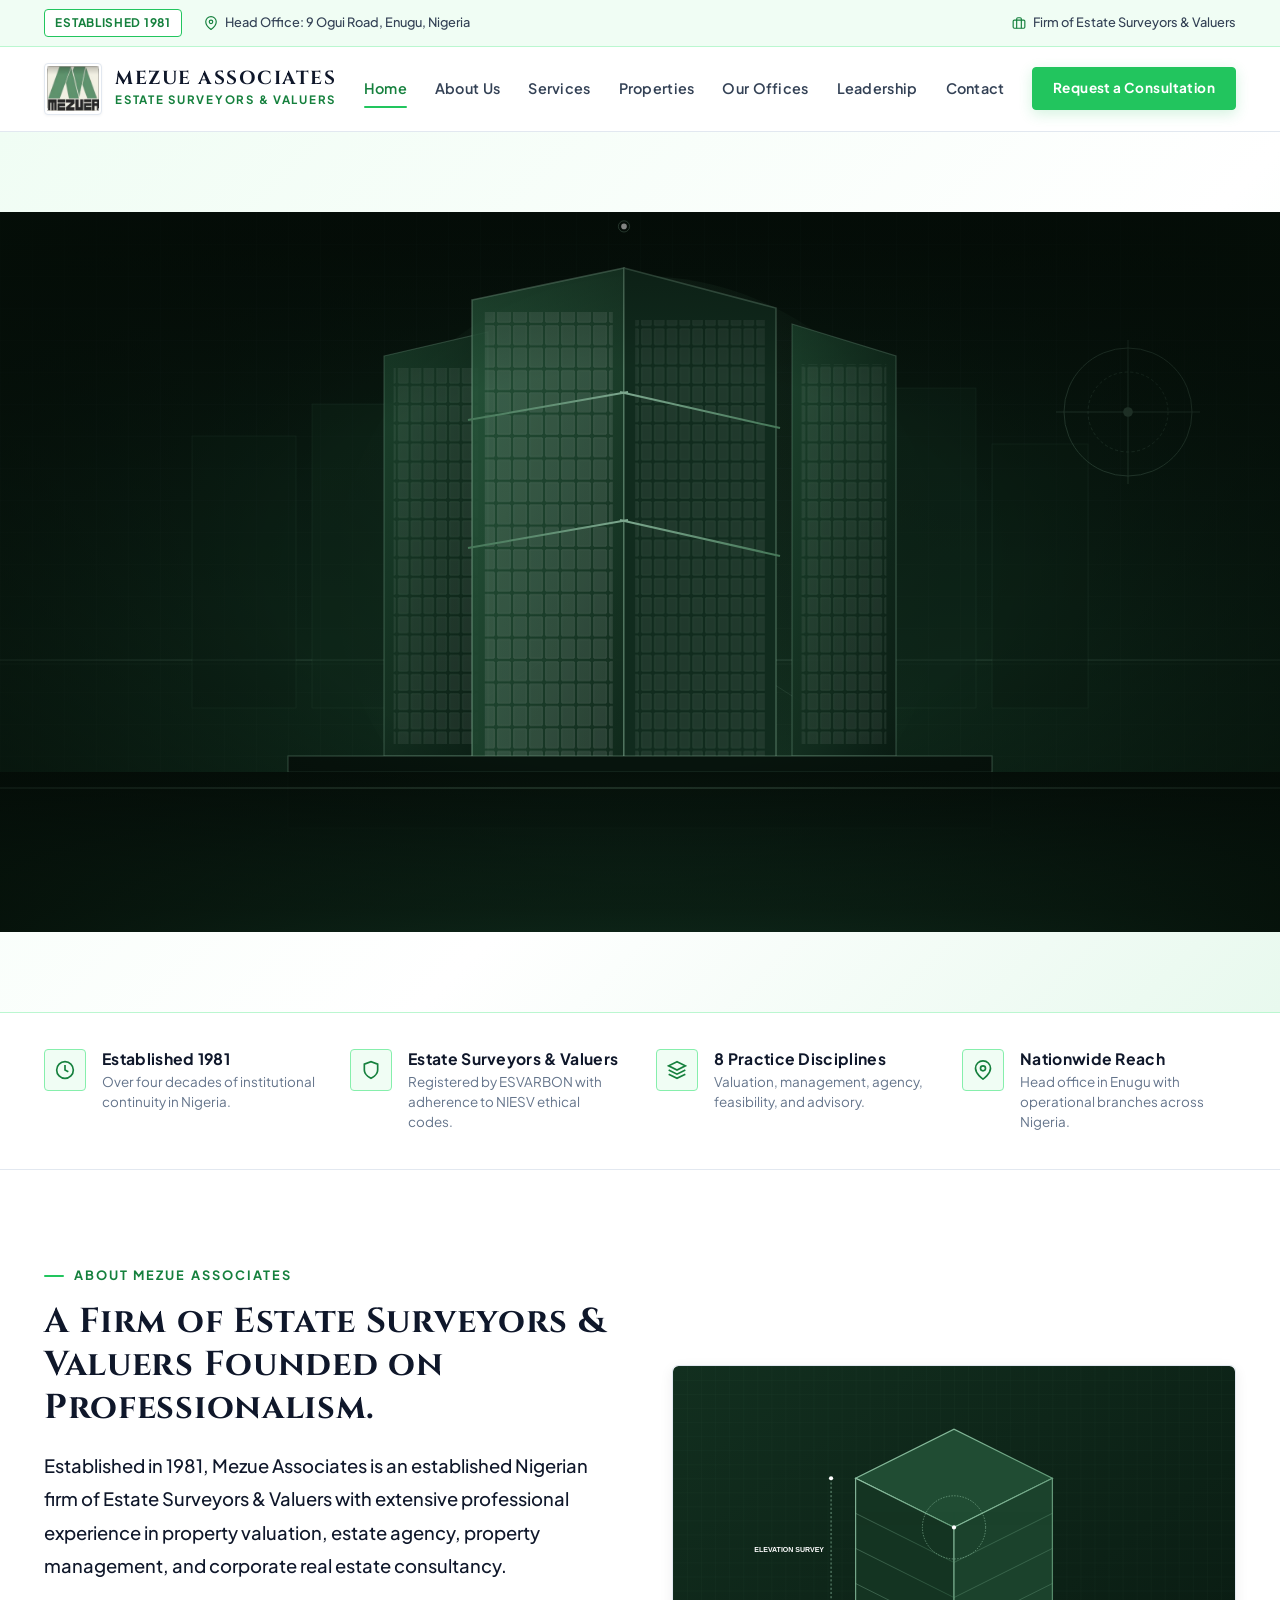
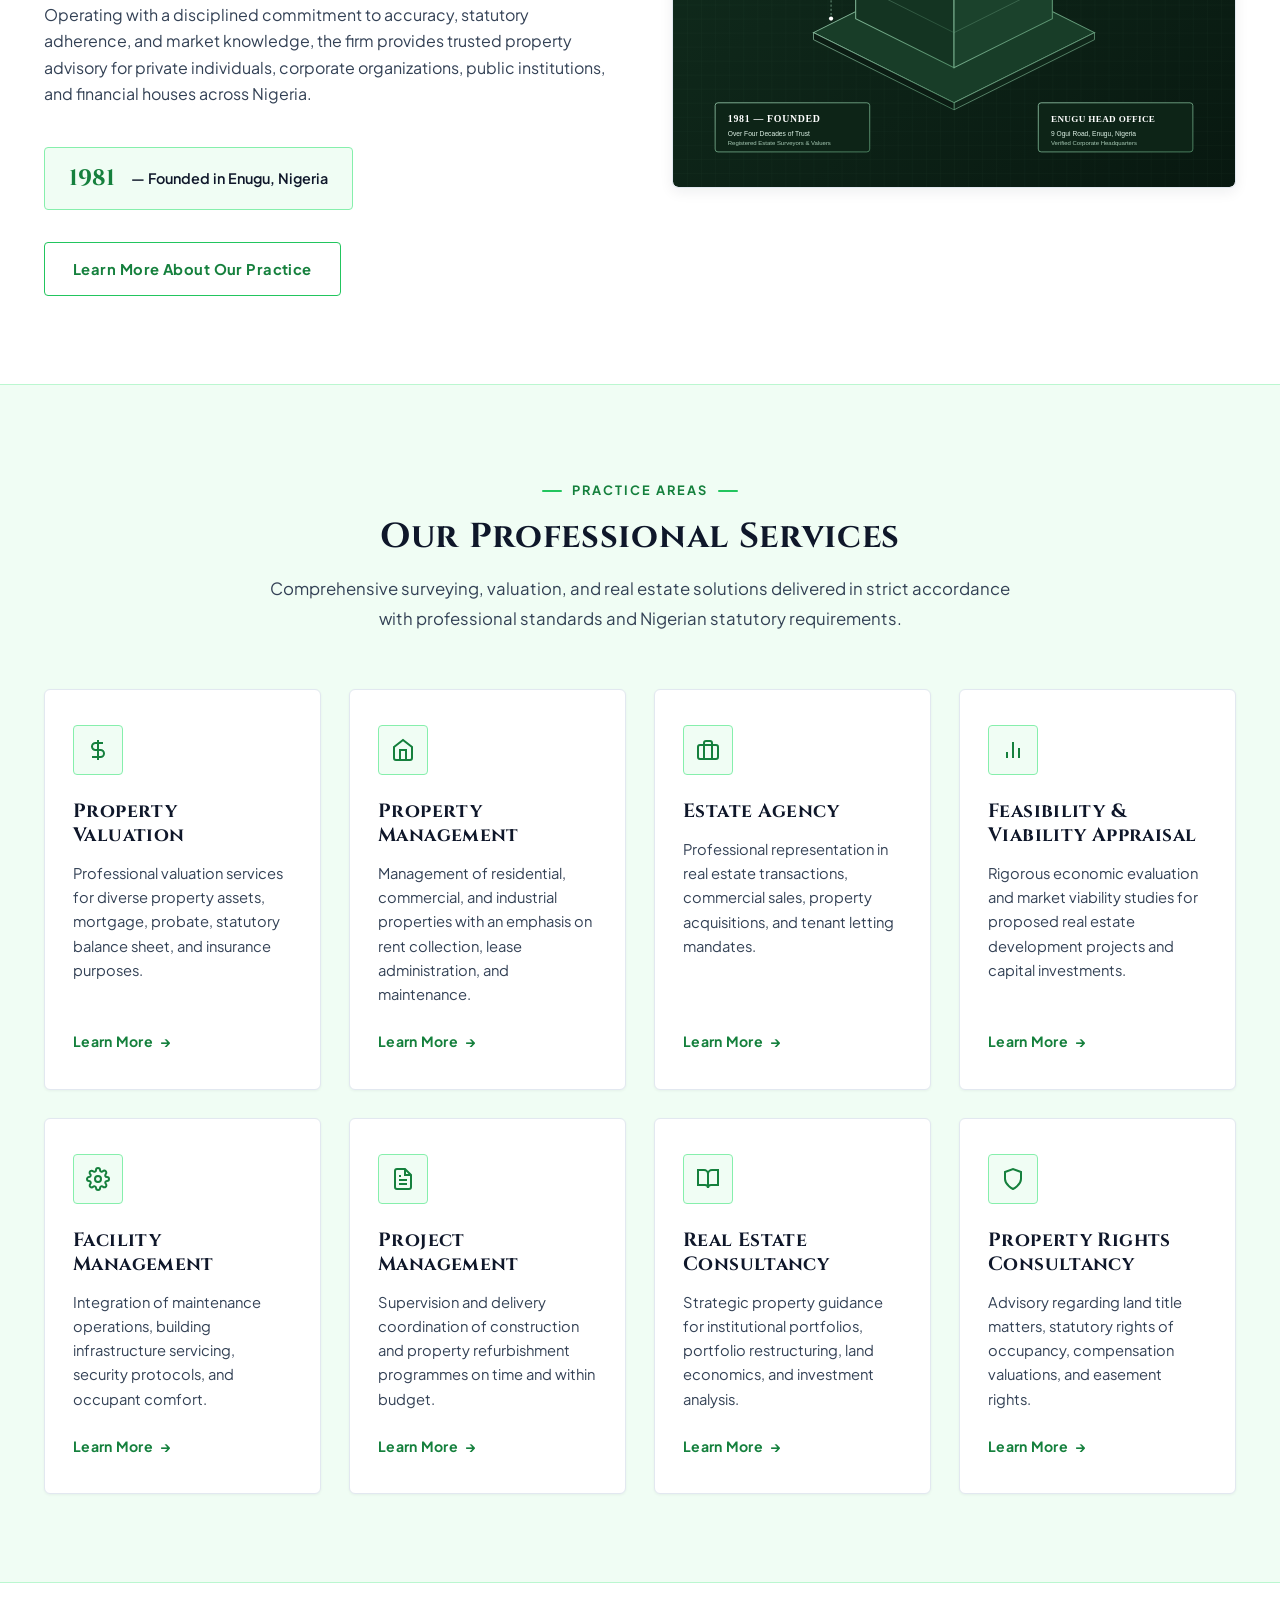
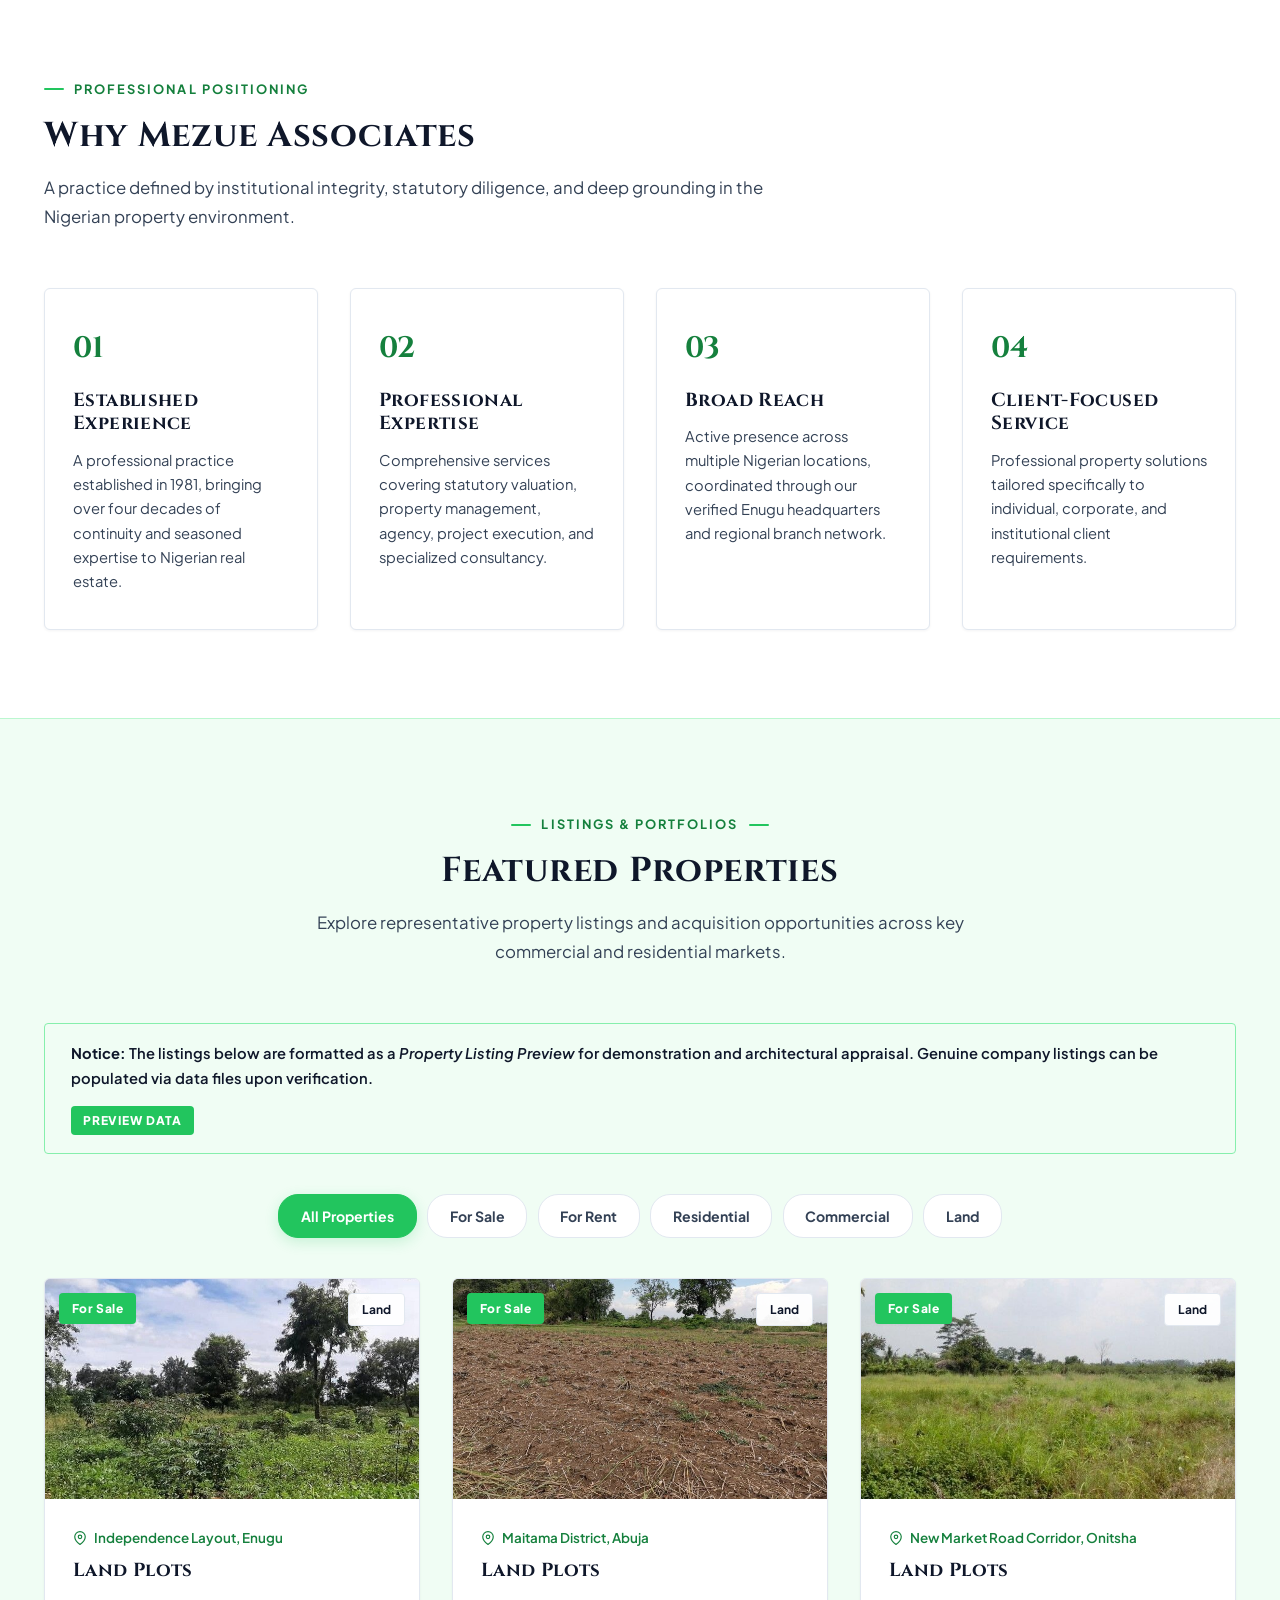
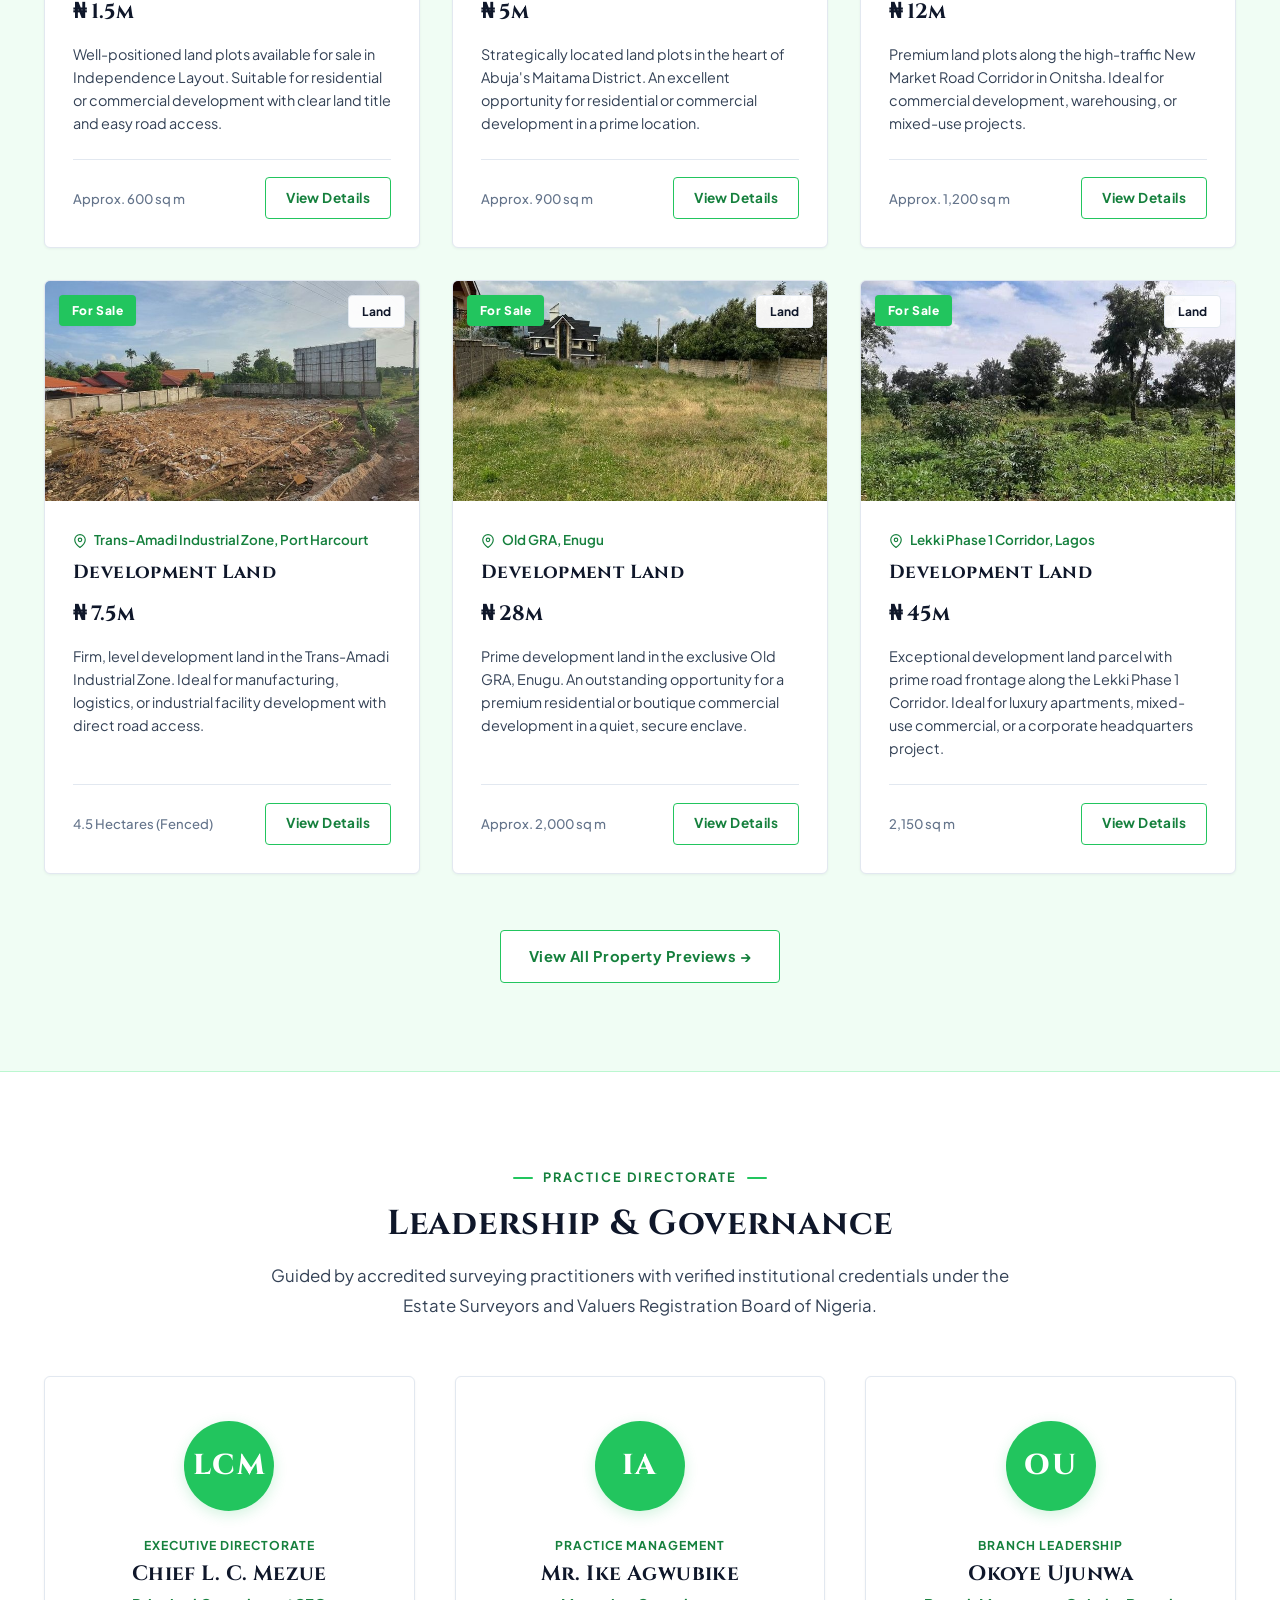
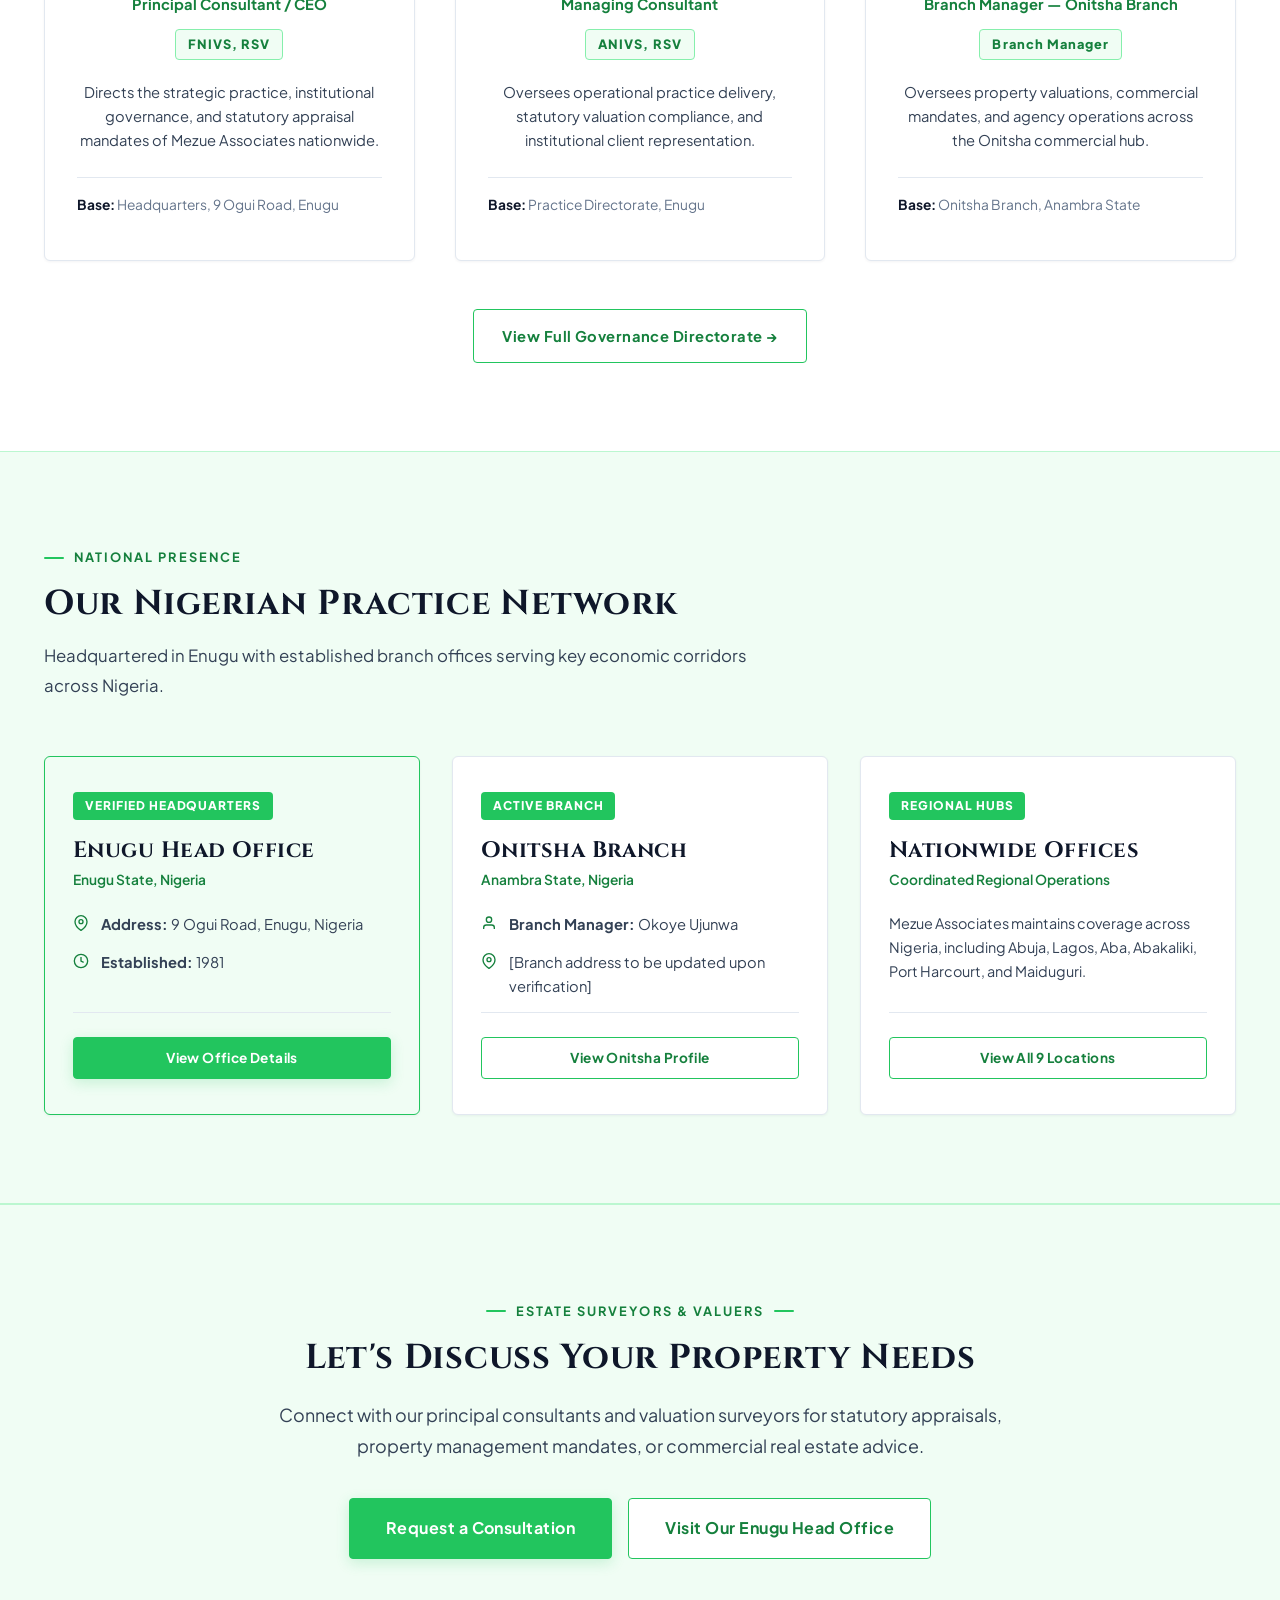
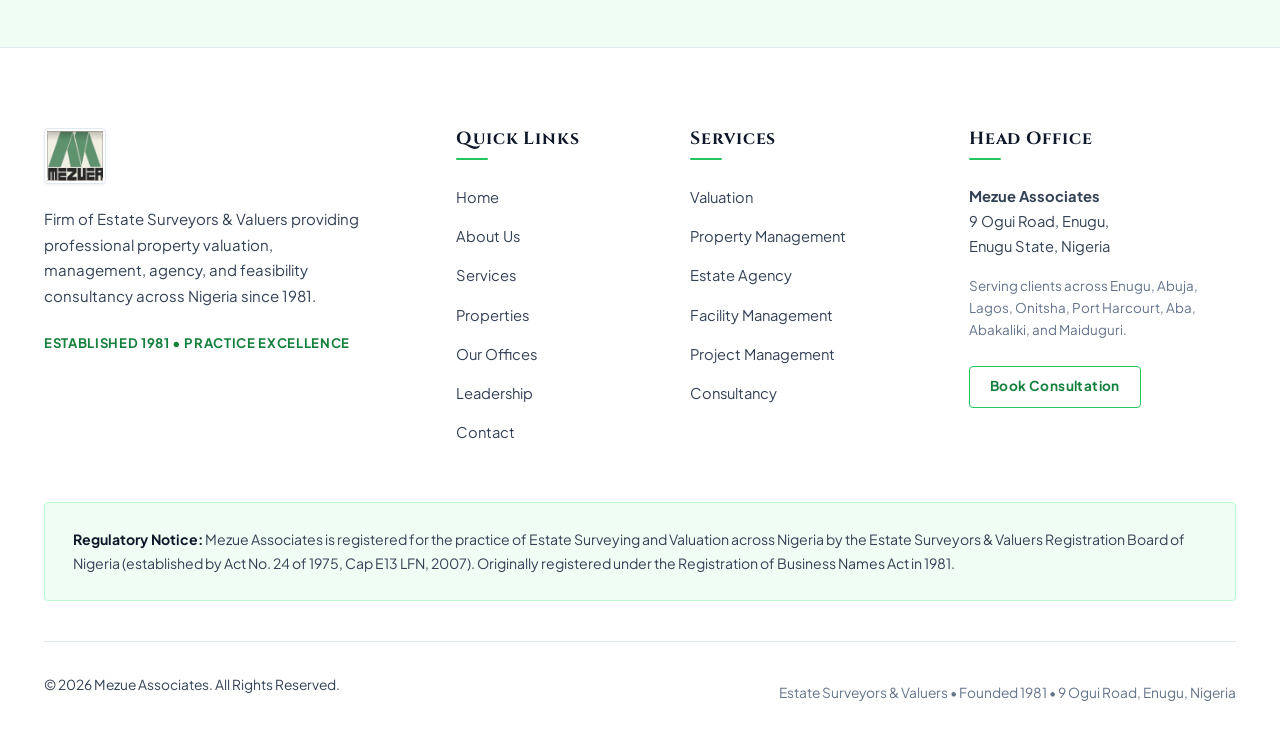
<file: index.html>
<!DOCTYPE html>
<html lang="en">
<head>
  <meta charset="UTF-8">
  <meta name="viewport" content="width=device-width, initial-scale=1.0">
  <title>Mezue Associates | Estate Surveyors &amp; Valuers</title>
  <meta name="description" content="Mezue Associates is an established Nigerian firm of Estate Surveyors &amp; Valuers providing property valuation, management, agency, consultancy and related real-estate services. Founded 1981.">
  <meta name="keywords" content="Estate Surveyors and Valuers, Property Valuation Nigeria, Enugu Estate Surveyors, Real Estate Consultancy Nigeria, Property Management Enugu, Mezue Associates">
  <meta property="og:title" content="Mezue Associates | Estate Surveyors &amp; Valuers">
  <meta property="og:description" content="Professional property, valuation, estate management and real-estate consultancy services across Nigeria. Established 1981.">
  <meta property="og:type" content="website">
  
  <link rel="icon" type="image/jpeg" href="assets/brand/official-logo.jpg">
  <link rel="stylesheet" href="css/main.css">
</head>
<body>

  <!-- Top Credibility & Contact Strip -->
  <div class="top-bar">
    <div class="container top-bar__inner">
      <div class="top-bar__meta">
        <span class="top-bar__badge">ESTABLISHED 1981</span>
        <div class="top-bar__item">
          <svg width="14" height="14" viewBox="0 0 24 24" fill="none" stroke="currentColor" stroke-width="2">
            <path d="M21 10c0 7-9 13-9 13s-9-6-9-13a9 9 0 0 1 18 0z"></path>
            <circle cx="12" cy="10" r="3"></circle>
          </svg>
          <span>Head Office: 9 Ogui Road, Enugu, Nigeria</span>
        </div>
      </div>
      <div class="top-bar__meta">
        <div class="top-bar__item">
          <svg width="14" height="14" viewBox="0 0 24 24" fill="none" stroke="currentColor" stroke-width="2">
            <rect x="2" y="7" width="20" height="14" rx="2" ry="2"></rect>
            <path d="M16 21V5a2 2 0 0 0-2-2h-4a2 2 0 0 0-2 2v16"></path>
          </svg>
          <span>Firm of Estate Surveyors &amp; Valuers</span>
        </div>
      </div>
    </div>
  </div>

  <!-- Sticky Responsive Navigation -->
  <header class="navbar" id="mainNavbar">
    <div class="container navbar__inner">
      <a href="index.html" class="navbar__brand" aria-label="Mezue Associates Homepage">
        <div class="brand-logo-frame">
          <img src="assets/brand/official-logo.jpg" alt="Mezue Associates Official Logo" class="navbar__logo-img">
        </div>
        <div class="brand-text-lockup">
          <span class="brand-name-title">MEZUE ASSOCIATES</span>
          <span class="brand-designation-sub">ESTATE SURVEYORS &amp; VALUERS</span>
        </div>
      </a>

      <!-- Desktop & Mobile Navigation Links -->
      <nav class="nav-menu" id="primaryNav" aria-label="Primary Navigation">
        <a href="index.html" class="nav-link active">Home</a>
        <a href="about.html" class="nav-link">About Us</a>
        <a href="services.html" class="nav-link">Services</a>
        <a href="properties.html" class="nav-link">Properties</a>
        <a href="offices.html" class="nav-link">Our Offices</a>
        <a href="leadership.html" class="nav-link">Leadership</a>
        <a href="contact.html" class="nav-link">Contact</a>
      </nav>

      <div class="navbar__actions">
        <button class="btn btn--primary btn--sm js-open-consultation">
          Request a Consultation
        </button>
        <button class="nav-toggle" aria-controls="primaryNav" aria-expanded="false" aria-label="Toggle navigation menu">
          <span></span>
          <span></span>
          <span></span>
        </button>
      </div>
    </div>
  </header>

  <!-- Hero Section -->
  <section class="hero">
    <img src="assets/images/hero-architecture.svg" alt="Nigerian Architectural &amp; Commercial Property Concept" class="hero__bg">
    <div class="hero__overlay"></div>
    <div class="container hero__inner">
      <div class="hero__meta">
        <span class="hero__meta-dot"></span>
        <span>ESTATE SURVEYORS &amp; VALUERS &bull; ESTABLISHED 1981</span>
      </div>
      <h1 class="hero__title">
        Professional Property Solutions Built on Experience.
      </h1>
      <p class="hero__description">
        Mezue Associates is a recognized firm of Estate Surveyors &amp; Valuers providing professional property, valuation, estate management and real-estate consultancy services across Nigeria.
      </p>
      <div class="hero__actions">
        <a href="services.html" class="btn btn--primary btn--lg">
          Our Services
        </a>
        <a href="contact.html" class="btn btn--outline-green btn--lg">
          Contact Us
        </a>
      </div>
    </div>
  </section>

  <!-- Professional Credibility Strip -->
  <section class="trust-strip">
    <div class="container">
      <div class="trust-strip__grid">
        <div class="trust-item">
          <div class="trust-item__icon">
            <svg width="20" height="20" viewBox="0 0 24 24" fill="none" stroke="currentColor" stroke-width="2">
              <circle cx="12" cy="12" r="10"></circle>
              <polyline points="12 6 12 12 16 14"></polyline>
            </svg>
          </div>
          <div>
            <h4 class="trust-item__title">Established 1981</h4>
            <p class="trust-item__desc">Over four decades of institutional continuity in Nigeria.</p>
          </div>
        </div>

        <div class="trust-item">
          <div class="trust-item__icon">
            <svg width="20" height="20" viewBox="0 0 24 24" fill="none" stroke="currentColor" stroke-width="2">
              <path d="M12 22s8-4 8-10V5l-8-3-8 3v7c0 6 8 10 8 10z"></path>
            </svg>
          </div>
          <div>
            <h4 class="trust-item__title">Estate Surveyors &amp; Valuers</h4>
            <p class="trust-item__desc">Registered by ESVARBON with adherence to NIESV ethical codes.</p>
          </div>
        </div>

        <div class="trust-item">
          <div class="trust-item__icon">
            <svg width="20" height="20" viewBox="0 0 24 24" fill="none" stroke="currentColor" stroke-width="2">
              <polygon points="12 2 2 7 12 12 22 7 12 2"></polygon>
              <polyline points="2 17 12 22 22 17"></polyline>
              <polyline points="2 12 12 17 22 12"></polyline>
            </svg>
          </div>
          <div>
            <h4 class="trust-item__title">8 Practice Disciplines</h4>
            <p class="trust-item__desc">Valuation, management, agency, feasibility, and advisory.</p>
          </div>
        </div>

        <div class="trust-item">
          <div class="trust-item__icon">
            <svg width="20" height="20" viewBox="0 0 24 24" fill="none" stroke="currentColor" stroke-width="2">
              <path d="M21 10c0 7-9 13-9 13s-9-6-9-13a9 9 0 0 1 18 0z"></path>
              <circle cx="12" cy="10" r="3"></circle>
            </svg>
          </div>
          <div>
            <h4 class="trust-item__title">Nationwide Reach</h4>
            <p class="trust-item__desc">Head office in Enugu with operational branches across Nigeria.</p>
          </div>
        </div>
      </div>
    </div>
  </section>

  <!-- Company Introduction: About Mezue Associates -->
  <section class="section">
    <div class="container">
      <div class="about-grid">
        <div class="about-content">
          <span class="eyebrow">About Mezue Associates</span>
          <h2>A Firm of Estate Surveyors &amp; Valuers Founded on Professionalism.</h2>
          <p class="about-lead">
            Established in 1981, Mezue Associates is an established Nigerian firm of Estate Surveyors &amp; Valuers with extensive professional experience in property valuation, estate agency, property management, and corporate real estate consultancy.
          </p>
          <p>
            Operating with a disciplined commitment to accuracy, statutory adherence, and market knowledge, the firm provides trusted property advisory for private individuals, corporate organizations, public institutions, and financial houses across Nigeria.
          </p>

          <div class="about-timeline">
            <span class="about-timeline__year">1981</span>
            <span class="about-timeline__text">&mdash; Founded in Enugu, Nigeria</span>
          </div>

          <div>
            <a href="about.html" class="btn btn--outline-green">
              Learn More About Our Practice
            </a>
          </div>
        </div>

        <div class="about-visual">
          <img src="assets/images/about-architecture.svg" alt="Mezue Associates Surveying and Architectural Overview" class="about-visual__img">
        </div>
      </div>
    </div>
  </section>

  <!-- Services Grid -->
  <section class="section section--mint">
    <div class="container">
      <div class="section-header section-header--center">
        <span class="eyebrow eyebrow--center">Practice Areas</span>
        <h2>Our Professional Services</h2>
        <p>
          Comprehensive surveying, valuation, and real estate solutions delivered in strict accordance with professional standards and Nigerian statutory requirements.
        </p>
      </div>

      <div class="services-grid">
        <!-- 1. Property Valuation -->
        <article class="service-card">
          <div class="service-card__icon">
            <svg width="24" height="24" viewBox="0 0 24 24" fill="none" stroke="currentColor" stroke-width="2">
              <path d="M12 2v20M17 5H9.5a3.5 3.5 0 0 0 0 7h5a3.5 3.5 0 0 1 0 7H6"></path>
            </svg>
          </div>
          <h3 class="service-card__title">Property Valuation</h3>
          <p class="service-card__desc">
            Professional valuation services for diverse property assets, mortgage, probate, statutory balance sheet, and insurance purposes.
          </p>
          <a href="services.html#property-valuation" class="service-card__link">
            Learn More <span>&rarr;</span>
          </a>
        </article>

        <!-- 2. Property Management -->
        <article class="service-card">
          <div class="service-card__icon">
            <svg width="24" height="24" viewBox="0 0 24 24" fill="none" stroke="currentColor" stroke-width="2">
              <path d="M3 9l9-7 9 7v11a2 2 0 0 1-2 2H5a2 2 0 0 1-2-2z"></path>
              <polyline points="9 22 9 12 15 12 15 22"></polyline>
            </svg>
          </div>
          <h3 class="service-card__title">Property Management</h3>
          <p class="service-card__desc">
            Management of residential, commercial, and industrial properties with an emphasis on rent collection, lease administration, and maintenance.
          </p>
          <a href="services.html#property-management" class="service-card__link">
            Learn More <span>&rarr;</span>
          </a>
        </article>

        <!-- 3. Estate Agency -->
        <article class="service-card">
          <div class="service-card__icon">
            <svg width="24" height="24" viewBox="0 0 24 24" fill="none" stroke="currentColor" stroke-width="2">
              <rect x="2" y="7" width="20" height="14" rx="2" ry="2"></rect>
              <path d="M16 21V5a2 2 0 0 0-2-2h-4a2 2 0 0 0-2 2v16"></path>
            </svg>
          </div>
          <h3 class="service-card__title">Estate Agency</h3>
          <p class="service-card__desc">
            Professional representation in real estate transactions, commercial sales, property acquisitions, and tenant letting mandates.
          </p>
          <a href="services.html#estate-agency" class="service-card__link">
            Learn More <span>&rarr;</span>
          </a>
        </article>

        <!-- 4. Feasibility & Viability Appraisal -->
        <article class="service-card">
          <div class="service-card__icon">
            <svg width="24" height="24" viewBox="0 0 24 24" fill="none" stroke="currentColor" stroke-width="2">
              <line x1="18" y1="20" x2="18" y2="10"></line>
              <line x1="12" y1="20" x2="12" y2="4"></line>
              <line x1="6" y1="20" x2="6" y2="14"></line>
            </svg>
          </div>
          <h3 class="service-card__title">Feasibility &amp; Viability Appraisal</h3>
          <p class="service-card__desc">
            Rigorous economic evaluation and market viability studies for proposed real estate development projects and capital investments.
          </p>
          <a href="services.html#feasibility-viability" class="service-card__link">
            Learn More <span>&rarr;</span>
          </a>
        </article>

        <!-- 5. Facility Management -->
        <article class="service-card">
          <div class="service-card__icon">
            <svg width="24" height="24" viewBox="0 0 24 24" fill="none" stroke="currentColor" stroke-width="2">
              <circle cx="12" cy="12" r="3"></circle>
              <path d="M19.4 15a1.65 1.65 0 0 0 .33 1.82l.06.06a2 2 0 0 1 0 2.83 2 2 0 0 1-2.83 0l-.06-.06a1.65 1.65 0 0 0-1.82-.33 1.65 1.65 0 0 0-1 1.51V21a2 2 0 0 1-2 2 2 2 0 0 1-2-2v-.09A1.65 1.65 0 0 0 9 19.4a1.65 1.65 0 0 0-1.82.33l-.06.06a2 2 0 0 1-2.83 0 2 2 0 0 1 0-2.83l.06-.06a1.65 1.65 0 0 0 .33-1.82 1.65 1.65 0 0 0-1.51-1H3a2 2 0 0 1-2-2 2 2 0 0 1 2-2h.09A1.65 1.65 0 0 0 4.6 9a1.65 1.65 0 0 0-.33-1.82l-.06-.06a2 2 0 0 1 0-2.83 2 2 0 0 1 2.83 0l.06.06a1.65 1.65 0 0 0 1.82.33H9a1.65 1.65 0 0 0 1-1.51V3a2 2 0 0 1 2-2 2 2 0 0 1 2 2v.09a1.65 1.65 0 0 0 1 1.51 1.65 1.65 0 0 0 1.82-.33l.06-.06a2 2 0 0 1 2.83 0 2 2 0 0 1 0 2.83l-.06.06a1.65 1.65 0 0 0-.33 1.82V9a1.65 1.65 0 0 0 1.51 1H21a2 2 0 0 1 2 2 2 2 0 0 1-2 2h-.09a1.65 1.65 0 0 0-1.51 1z"></path>
            </svg>
          </div>
          <h3 class="service-card__title">Facility Management</h3>
          <p class="service-card__desc">
            Integration of maintenance operations, building infrastructure servicing, security protocols, and occupant comfort.
          </p>
          <a href="services.html#facility-management" class="service-card__link">
            Learn More <span>&rarr;</span>
          </a>
        </article>

        <!-- 6. Project Management -->
        <article class="service-card">
          <div class="service-card__icon">
            <svg width="24" height="24" viewBox="0 0 24 24" fill="none" stroke="currentColor" stroke-width="2">
              <path d="M14 2H6a2 2 0 0 0-2 2v16a2 2 0 0 0 2 2h12a2 2 0 0 0 2-2V8z"></path>
              <polyline points="14 2 14 8 20 8"></polyline>
              <line x1="16" y1="13" x2="8" y2="13"></line>
              <line x1="16" y1="17" x2="8" y2="17"></line>
              <polyline points="10 9 9 9 8 9"></polyline>
            </svg>
          </div>
          <h3 class="service-card__title">Project Management</h3>
          <p class="service-card__desc">
            Supervision and delivery coordination of construction and property refurbishment programmes on time and within budget.
          </p>
          <a href="services.html#project-management" class="service-card__link">
            Learn More <span>&rarr;</span>
          </a>
        </article>

        <!-- 7. Real Estate Consultancy -->
        <article class="service-card">
          <div class="service-card__icon">
            <svg width="24" height="24" viewBox="0 0 24 24" fill="none" stroke="currentColor" stroke-width="2">
              <path d="M2 3h6a4 4 0 0 1 4 4v14a3 3 0 0 0-3-3H2z"></path>
              <path d="M22 3h-6a4 4 0 0 0-4 4v14a3 3 0 0 1 3-3h7z"></path>
            </svg>
          </div>
          <h3 class="service-card__title">Real Estate Consultancy</h3>
          <p class="service-card__desc">
            Strategic property guidance for institutional portfolios, portfolio restructuring, land economics, and investment analysis.
          </p>
          <a href="services.html#real-estate-consultancy" class="service-card__link">
            Learn More <span>&rarr;</span>
          </a>
        </article>

        <!-- 8. Property Rights Consultancy -->
        <article class="service-card">
          <div class="service-card__icon">
            <svg width="24" height="24" viewBox="0 0 24 24" fill="none" stroke="currentColor" stroke-width="2">
              <path d="M12 22s8-4 8-10V5l-8-3-8 3v7c0 6 8 10 8 10z"></path>
            </svg>
          </div>
          <h3 class="service-card__title">Property Rights Consultancy</h3>
          <p class="service-card__desc">
            Advisory regarding land title matters, statutory rights of occupancy, compensation valuations, and easement rights.
          </p>
          <a href="services.html#property-rights-consultancy" class="service-card__link">
            Learn More <span>&rarr;</span>
          </a>
        </article>
      </div>
    </div>
  </section>

  <!-- Why Mezue Associates (Positioning) -->
  <section class="section">
    <div class="container">
      <div class="section-header">
        <span class="eyebrow">Professional Positioning</span>
        <h2>Why Mezue Associates</h2>
        <p>
          A practice defined by institutional integrity, statutory diligence, and deep grounding in the Nigerian property environment.
        </p>
      </div>

      <div class="why-grid">
        <div class="why-card">
          <span class="why-card__num">01</span>
          <h3 class="why-card__title">Established Experience</h3>
          <p class="why-card__desc">
            A professional practice established in 1981, bringing over four decades of continuity and seasoned expertise to Nigerian real estate.
          </p>
        </div>

        <div class="why-card">
          <span class="why-card__num">02</span>
          <h3 class="why-card__title">Professional Expertise</h3>
          <p class="why-card__desc">
            Comprehensive services covering statutory valuation, property management, agency, project execution, and specialized consultancy.
          </p>
        </div>

        <div class="why-card">
          <span class="why-card__num">03</span>
          <h3 class="why-card__title">Broad Reach</h3>
          <p class="why-card__desc">
            Active presence across multiple Nigerian locations, coordinated through our verified Enugu headquarters and regional branch network.
          </p>
        </div>

        <div class="why-card">
          <span class="why-card__num">04</span>
          <h3 class="why-card__title">Client-Focused Service</h3>
          <p class="why-card__desc">
            Professional property solutions tailored specifically to individual, corporate, and institutional client requirements.
          </p>
        </div>
      </div>
    </div>
  </section>

  <!-- Featured Properties Section (Demonstration Preview) -->
  <section class="section section--mint">
    <div class="container">
      <div class="section-header section-header--center">
        <span class="eyebrow eyebrow--center">Listings &amp; Portfolios</span>
        <h2>Featured Properties</h2>
        <p>
          Explore representative property listings and acquisition opportunities across key commercial and residential markets.
        </p>
      </div>

      <!-- Verified Demonstration Notice -->
      <div class="property-banner-notice">
        <div class="property-banner-notice__text">
          <strong>Notice:</strong> The listings below are formatted as a <em>Property Listing Preview</em> for demonstration and architectural appraisal. Genuine company listings can be populated via data files upon verification.
        </div>
        <span class="property-banner-notice__tag">PREVIEW DATA</span>
      </div>

      <!-- Real-time Filter Controls -->
      <div class="property-filters">
        <button class="filter-btn filter-btn--active" data-filter="all">All Properties</button>
        <button class="filter-btn" data-filter="sale">For Sale</button>
        <button class="filter-btn" data-filter="rent">For Rent</button>
        <button class="filter-btn" data-filter="residential">Residential</button>
        <button class="filter-btn" data-filter="commercial">Commercial</button>
        <button class="filter-btn" data-filter="land">Land</button>
      </div>

      <!-- Properties Grid (Populated dynamically by js/properties.js) -->
      <div class="properties-grid" id="propertiesGrid">
        <!-- Rendered by properties.js -->
      </div>

      <div style="text-align: center; margin-top: 3.5rem;">
        <a href="properties.html" class="btn btn--outline-green">
          View All Property Previews &rarr;
        </a>
      </div>
    </div>
  </section>

  <!-- Leadership Preview Section with Monogram Circles -->
  <section class="section">
    <div class="container">
      <div class="section-header section-header--center">
        <span class="eyebrow eyebrow--center">Practice Directorate</span>
        <h2>Leadership &amp; Governance</h2>
        <p>
          Guided by accredited surveying practitioners with verified institutional credentials under the Estate Surveyors and Valuers Registration Board of Nigeria.
        </p>
      </div>

      <div class="team-grid">
        <!-- Chief L. C. Mezue -->
        <article class="leader-card">
          <div class="leader-card__monogram">LCM</div>
          <span style="font-size: 0.76rem; color: var(--color-primary-dark); font-weight: 700; letter-spacing: 0.08em; text-transform: uppercase; margin-bottom: 0.35rem;">Executive Directorate</span>
          <h3 class="leader-card__name">Chief L. C. Mezue</h3>
          <span class="leader-card__role">Principal Consultant / CEO</span>
          <span class="leader-card__credentials">FNIVS, RSV</span>
          <p class="leader-card__bio">
            Directs the strategic practice, institutional governance, and statutory appraisal mandates of Mezue Associates nationwide.
          </p>
          <div class="leader-card__meta-foot">
            <strong style="color: var(--color-text-main);">Base:</strong> Headquarters, 9 Ogui Road, Enugu
          </div>
        </article>

        <!-- Mr. Ike Agwubike -->
        <article class="leader-card">
          <div class="leader-card__monogram">IA</div>
          <span style="font-size: 0.76rem; color: var(--color-primary-dark); font-weight: 700; letter-spacing: 0.08em; text-transform: uppercase; margin-bottom: 0.35rem;">Practice Management</span>
          <h3 class="leader-card__name">Mr. Ike Agwubike</h3>
          <span class="leader-card__role">Managing Consultant</span>
          <span class="leader-card__credentials">ANIVS, RSV</span>
          <p class="leader-card__bio">
            Oversees operational practice delivery, statutory valuation compliance, and institutional client representation.
          </p>
          <div class="leader-card__meta-foot">
            <strong style="color: var(--color-text-main);">Base:</strong> Practice Directorate, Enugu
          </div>
        </article>

        <!-- Okoye Ujunwa -->
        <article class="leader-card">
          <div class="leader-card__monogram">OU</div>
          <span style="font-size: 0.76rem; color: var(--color-primary-dark); font-weight: 700; letter-spacing: 0.08em; text-transform: uppercase; margin-bottom: 0.35rem;">Branch Leadership</span>
          <h3 class="leader-card__name">Okoye Ujunwa</h3>
          <span class="leader-card__role">Branch Manager — Onitsha Branch</span>
          <span class="leader-card__credentials">Branch Manager</span>
          <p class="leader-card__bio">
            Oversees property valuations, commercial mandates, and agency operations across the Onitsha commercial hub.
          </p>
          <div class="leader-card__meta-foot">
            <strong style="color: var(--color-text-main);">Base:</strong> Onitsha Branch, Anambra State
          </div>
        </article>
      </div>

      <div style="text-align: center; margin-top: 3rem;">
        <a href="leadership.html" class="btn btn--outline-green">
          View Full Governance Directorate &rarr;
        </a>
      </div>
    </div>
  </section>

  <!-- Office Network Snapshot -->
  <section class="section section--mint">
    <div class="container">
      <div class="section-header">
        <span class="eyebrow">National Presence</span>
        <h2>Our Nigerian Practice Network</h2>
        <p>
          Headquartered in Enugu with established branch offices serving key economic corridors across Nigeria.
        </p>
      </div>

      <div class="offices-grid">
        <!-- Headquarters Card -->
        <article class="office-card office-card--hq">
          <span class="office-card__badge">VERIFIED HEADQUARTERS</span>
          <h3 class="office-card__city">Enugu Head Office</h3>
          <span class="office-card__state">Enugu State, Nigeria</span>
          <div class="office-card__info-row">
            <svg width="16" height="16" viewBox="0 0 24 24" fill="none" stroke="currentColor" stroke-width="2">
              <path d="M21 10c0 7-9 13-9 13s-9-6-9-13a9 9 0 0 1 18 0z"></path>
              <circle cx="12" cy="10" r="3"></circle>
            </svg>
            <span><strong>Address:</strong> 9 Ogui Road, Enugu, Nigeria</span>
          </div>
          <div class="office-card__info-row">
            <svg width="16" height="16" viewBox="0 0 24 24" fill="none" stroke="currentColor" stroke-width="2">
              <circle cx="12" cy="12" r="10"></circle>
              <polyline points="12 6 12 12 16 14"></polyline>
            </svg>
            <span><strong>Established:</strong> 1981</span>
          </div>
          <div class="office-card__footer">
            <a href="offices.html#enugu-hq" class="btn btn--primary btn--sm btn--full">
              View Office Details
            </a>
          </div>
        </article>

        <!-- Onitsha Branch Profile Snapshot -->
        <article class="office-card">
          <span class="office-card__badge">ACTIVE BRANCH</span>
          <h3 class="office-card__city">Onitsha Branch</h3>
          <span class="office-card__state">Anambra State, Nigeria</span>
          <div class="office-card__info-row">
            <svg width="16" height="16" viewBox="0 0 24 24" fill="none" stroke="currentColor" stroke-width="2">
              <path d="M20 21v-2a4 4 0 0 0-4-4H8a4 4 0 0 0-4 4v2"></path>
              <circle cx="12" cy="7" r="4"></circle>
            </svg>
            <span><strong>Branch Manager:</strong> Okoye Ujunwa</span>
          </div>
          <div class="office-card__info-row">
            <svg width="16" height="16" viewBox="0 0 24 24" fill="none" stroke="currentColor" stroke-width="2">
              <path d="M21 10c0 7-9 13-9 13s-9-6-9-13a9 9 0 0 1 18 0z"></path>
              <circle cx="12" cy="10" r="3"></circle>
            </svg>
            <span>[Branch address to be updated upon verification]</span>
          </div>
          <div class="office-card__footer">
            <a href="offices.html#onitsha-branch" class="btn btn--outline-green btn--sm btn--full">
              View Onitsha Profile
            </a>
          </div>
        </article>

        <!-- Other Branch Locations Overview -->
        <article class="office-card">
          <span class="office-card__badge">REGIONAL HUBS</span>
          <h3 class="office-card__city">Nationwide Offices</h3>
          <span class="office-card__state">Coordinated Regional Operations</span>
          <p style="font-size:0.9rem; color:var(--color-text-body); margin-bottom:1rem;">
            Mezue Associates maintains coverage across Nigeria, including Abuja, Lagos, Aba, Abakaliki, Port Harcourt, and Maiduguri.
          </p>
          <div class="office-card__footer">
            <a href="offices.html" class="btn btn--outline-green btn--sm btn--full">
              View All 9 Locations
            </a>
          </div>
        </article>
      </div>
    </div>
  </section>

  <!-- CTA Banner Section -->
  <section class="section" style="background: var(--color-bg-mint); border-top: 1px solid var(--color-border-mint);">
    <div class="container" style="text-align: center; max-width: 820px;">
      <span class="eyebrow eyebrow--center">Estate Surveyors &amp; Valuers</span>
      <h2 style="margin-bottom: 1.25rem; color: var(--color-text-main);">Let's Discuss Your Property Needs</h2>
      <p style="font-size: 1.12rem; color: var(--color-text-body); margin-bottom: 2.25rem; line-height: 1.75;">
        Connect with our principal consultants and valuation surveyors for statutory appraisals, property management mandates, or commercial real estate advice.
      </p>
      <div style="display: flex; justify-content: center; gap: 1rem; flex-wrap: wrap;">
        <button class="btn btn--primary btn--lg js-open-consultation">
          Request a Consultation
        </button>
        <a href="contact.html" class="btn btn--outline-green btn--lg">
          Visit Our Enugu Head Office
        </a>
      </div>
    </div>
  </section>

  <!-- Corporate Footer -->
  <footer class="footer">
    <div class="container">
      <div class="footer-grid">
        <div class="footer-brand">
          <div class="footer-brand__frame">
            <img src="assets/brand/official-logo.jpg" alt="Mezue Associates Official Logo" class="footer-brand__logo">
          </div>
          <p class="footer-brand__tagline">
            Firm of Estate Surveyors &amp; Valuers providing professional property valuation, management, agency, and feasibility consultancy across Nigeria since 1981.
          </p>
          <p style="font-size:0.82rem; color:var(--color-primary-dark); font-weight:700; letter-spacing:0.05em;">
            ESTABLISHED 1981 &bull; PRACTICE EXCELLENCE
          </p>
        </div>

        <div>
          <h4 class="footer-heading">Quick Links</h4>
          <ul class="footer-links">
            <li><a href="index.html">Home</a></li>
            <li><a href="about.html">About Us</a></li>
            <li><a href="services.html">Services</a></li>
            <li><a href="properties.html">Properties</a></li>
            <li><a href="offices.html">Our Offices</a></li>
            <li><a href="leadership.html">Leadership</a></li>
            <li><a href="contact.html">Contact</a></li>
          </ul>
        </div>

        <div>
          <h4 class="footer-heading">Services</h4>
          <ul class="footer-links">
            <li><a href="services.html#property-valuation">Valuation</a></li>
            <li><a href="services.html#property-management">Property Management</a></li>
            <li><a href="services.html#estate-agency">Estate Agency</a></li>
            <li><a href="services.html#facility-management">Facility Management</a></li>
            <li><a href="services.html#project-management">Project Management</a></li>
            <li><a href="services.html#real-estate-consultancy">Consultancy</a></li>
          </ul>
        </div>

        <div>
          <h4 class="footer-heading">Head Office</h4>
          <p class="footer-office-address">
            <strong>Mezue Associates</strong><br>
            9 Ogui Road, Enugu,<br>
            Enugu State, Nigeria
          </p>
          <p style="font-size: 0.84rem; color: var(--color-text-muted); margin-bottom: 1.5rem;">
            Serving clients across Enugu, Abuja, Lagos, Onitsha, Port Harcourt, Aba, Abakaliki, and Maiduguri.
          </p>
          <button class="btn btn--outline-green btn--sm js-open-consultation">
            Book Consultation
          </button>
        </div>
      </div>

      <!-- Regulatory Notice Box -->
      <div class="footer-regulatory-box">
        <p class="footer-regulatory-text">
          <strong>Regulatory Notice:</strong> Mezue Associates is registered for the practice of Estate Surveying and Valuation across Nigeria by the Estate Surveyors &amp; Valuers Registration Board of Nigeria (established by Act No. 24 of 1975, Cap E13 LFN, 2007). Originally registered under the Registration of Business Names Act in 1981.
        </p>
      </div>

      <div class="footer-bottom">
        <p>&copy; 2026 Mezue Associates. All Rights Reserved.</p>
        <p style="color: var(--color-text-muted); font-size: 0.86rem;">
          Estate Surveyors &amp; Valuers &bull; Founded 1981 &bull; 9 Ogui Road, Enugu, Nigeria
        </p>
      </div>
    </div>
  </footer>

  <!-- Reusable Consultation Modal Dialog -->
  <div class="modal-backdrop" id="consultationModal" role="dialog" aria-modal="true" aria-labelledby="modalTitle">
    <div class="modal-dialog">
      <div class="modal-header">
        <div>
          <span style="font-size:0.75rem; color:var(--color-primary-dark); text-transform:uppercase; letter-spacing:0.1em; font-weight:700;">Mezue Associates Practice Desk</span>
          <h3 id="modalTitle">Request a Professional Consultation</h3>
        </div>
        <button class="modal-close" aria-label="Close modal dialog">&times;</button>
      </div>
      <div class="modal-body">
        <div class="alert-feedback alert-feedback--success"></div>

        <form class="js-validate-form" novalidate>
          <div class="form-grid">
            <div class="form-group">
              <label class="form-label" for="modalName">Full Name *</label>
              <input type="text" id="modalName" name="fullName" class="form-control" placeholder="e.g. Chief / Engr. / Dr. / Mr. / Mrs." required>
              <span class="form-error">Please enter your full name.</span>
            </div>

            <div class="form-group">
              <label class="form-label" for="modalEmail">Email Address *</label>
              <input type="email" id="modalEmail" name="email" class="form-control" placeholder="name@domain.com" required>
              <span class="form-error">Please enter a valid email address.</span>
            </div>

            <div class="form-group">
              <label class="form-label" for="modalPhone">Phone Number *</label>
              <input type="tel" id="modalPhone" name="phone" class="form-control" placeholder="e.g. +234 ..." required>
              <span class="form-error">Please enter a valid telephone number.</span>
            </div>

            <div class="form-group">
              <label class="form-label" for="modalService">Service Required *</label>
              <select id="modalService" name="service" class="form-control" required>
                <option value="">Select Service...</option>
                <option value="Property Valuation">Property Valuation</option>
                <option value="Property Management">Property Management</option>
                <option value="Estate Agency">Estate Agency</option>
                <option value="Facility Management">Facility Management</option>
                <option value="Project Management">Project Management</option>
                <option value="Feasibility & Viability Appraisal">Feasibility &amp; Viability Appraisal</option>
                <option value="Real Estate Consultancy">Real Estate Consultancy</option>
                <option value="Property Rights Consultancy">Property Rights Consultancy</option>
                <option value="Other">Other</option>
              </select>
              <span class="form-error">Please select a service area.</span>
            </div>

            <div class="form-group form-group--full">
              <label class="form-label" for="modalLocation">Property / Project Location *</label>
              <input type="text" id="modalLocation" name="location" class="form-control" placeholder="e.g. Enugu, Onitsha, Abuja, Lagos, etc." required>
              <span class="form-error">Please specify the property or project location.</span>
            </div>

            <div class="form-group form-group--full">
              <label class="form-label" for="modalMessage">Scope &amp; Message *</label>
              <textarea id="modalMessage" name="message" class="form-control" rows="4" placeholder="Briefly describe your property, valuation requirements, or consultancy mandate..." required></textarea>
              <span class="form-error">Please provide a brief description of your property needs (minimum 6 characters).</span>
            </div>
          </div>

          <div style="margin-top: 1.5rem; display: flex; justify-content: flex-end; gap: 1rem;">
            <button type="button" class="btn btn--outline-green btn--sm js-modal-close">
              Cancel
            </button>
            <button type="submit" class="btn btn--primary btn--sm">
              Send Enquiry
            </button>
          </div>
        </form>
      </div>
    </div>
  </div>

  <script src="js/main.js"></script>
  <script src="js/properties.js"></script>
</body>
</html>
</file>
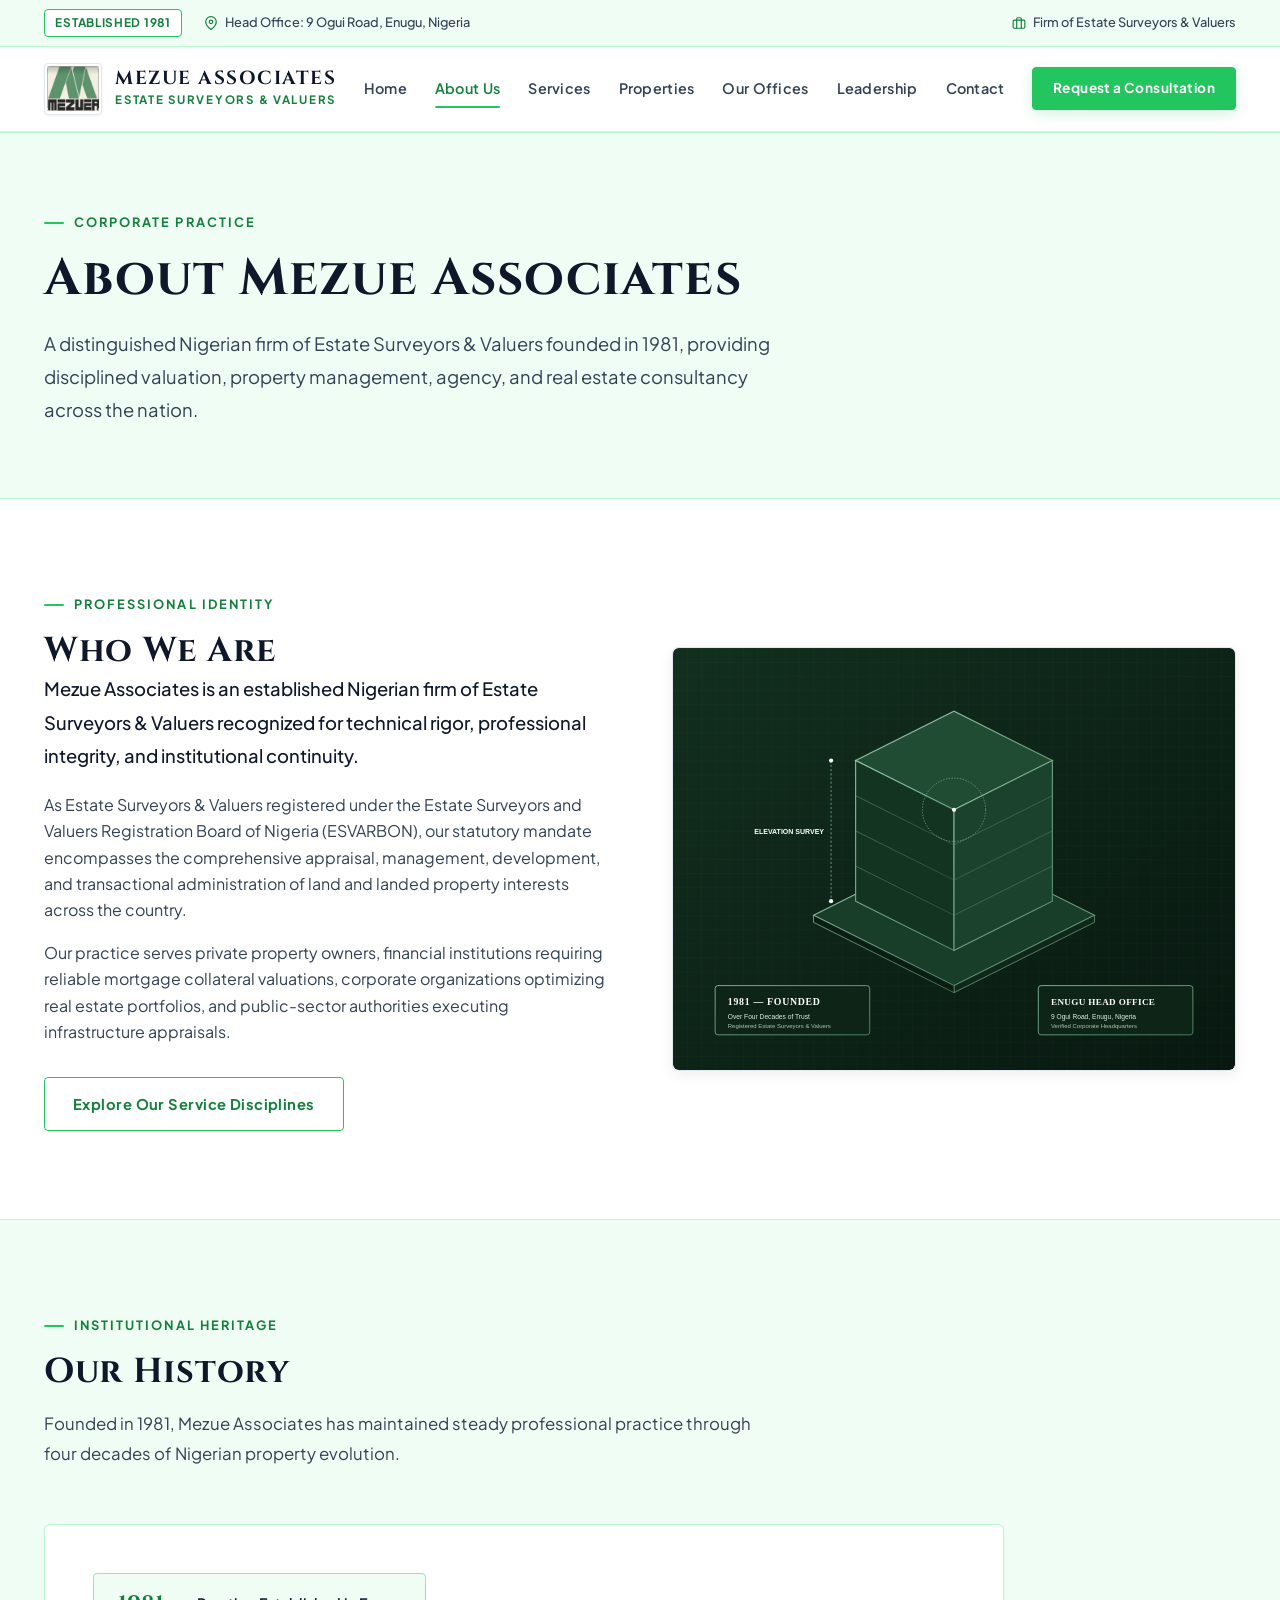
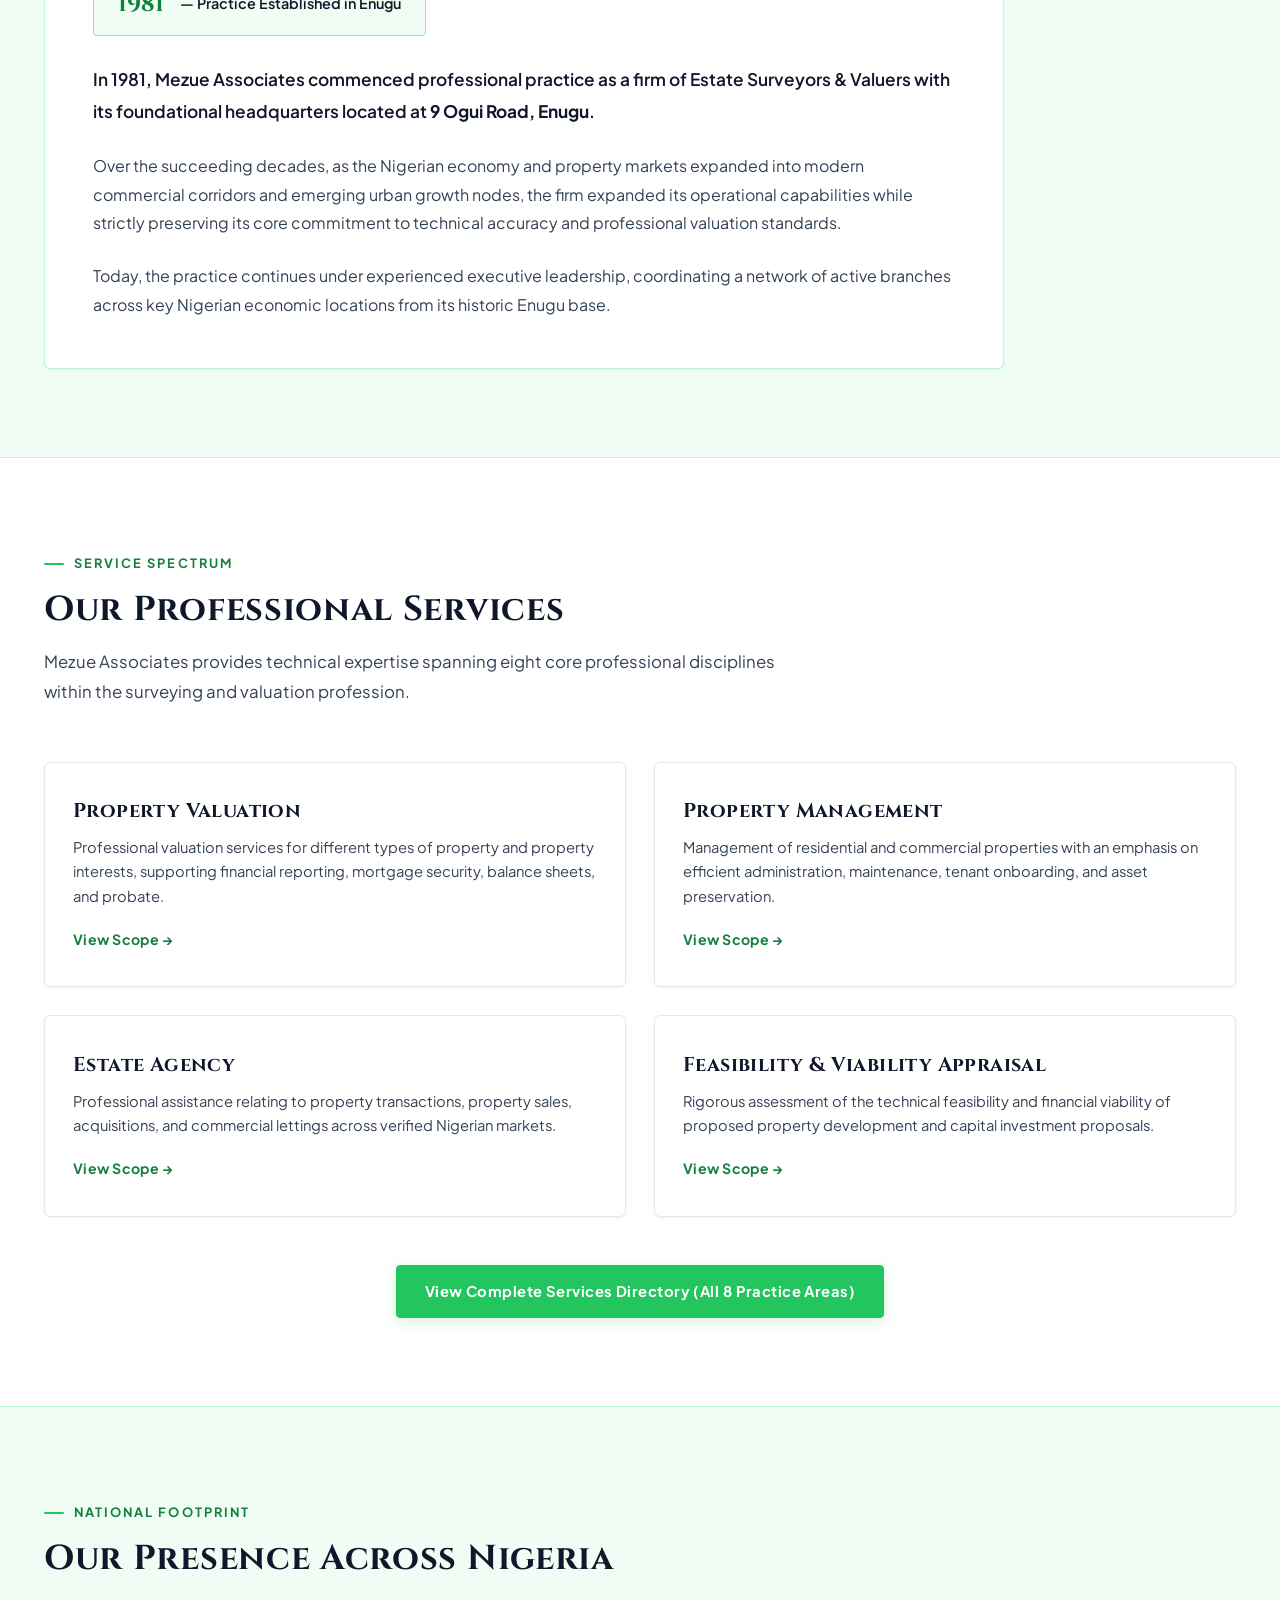
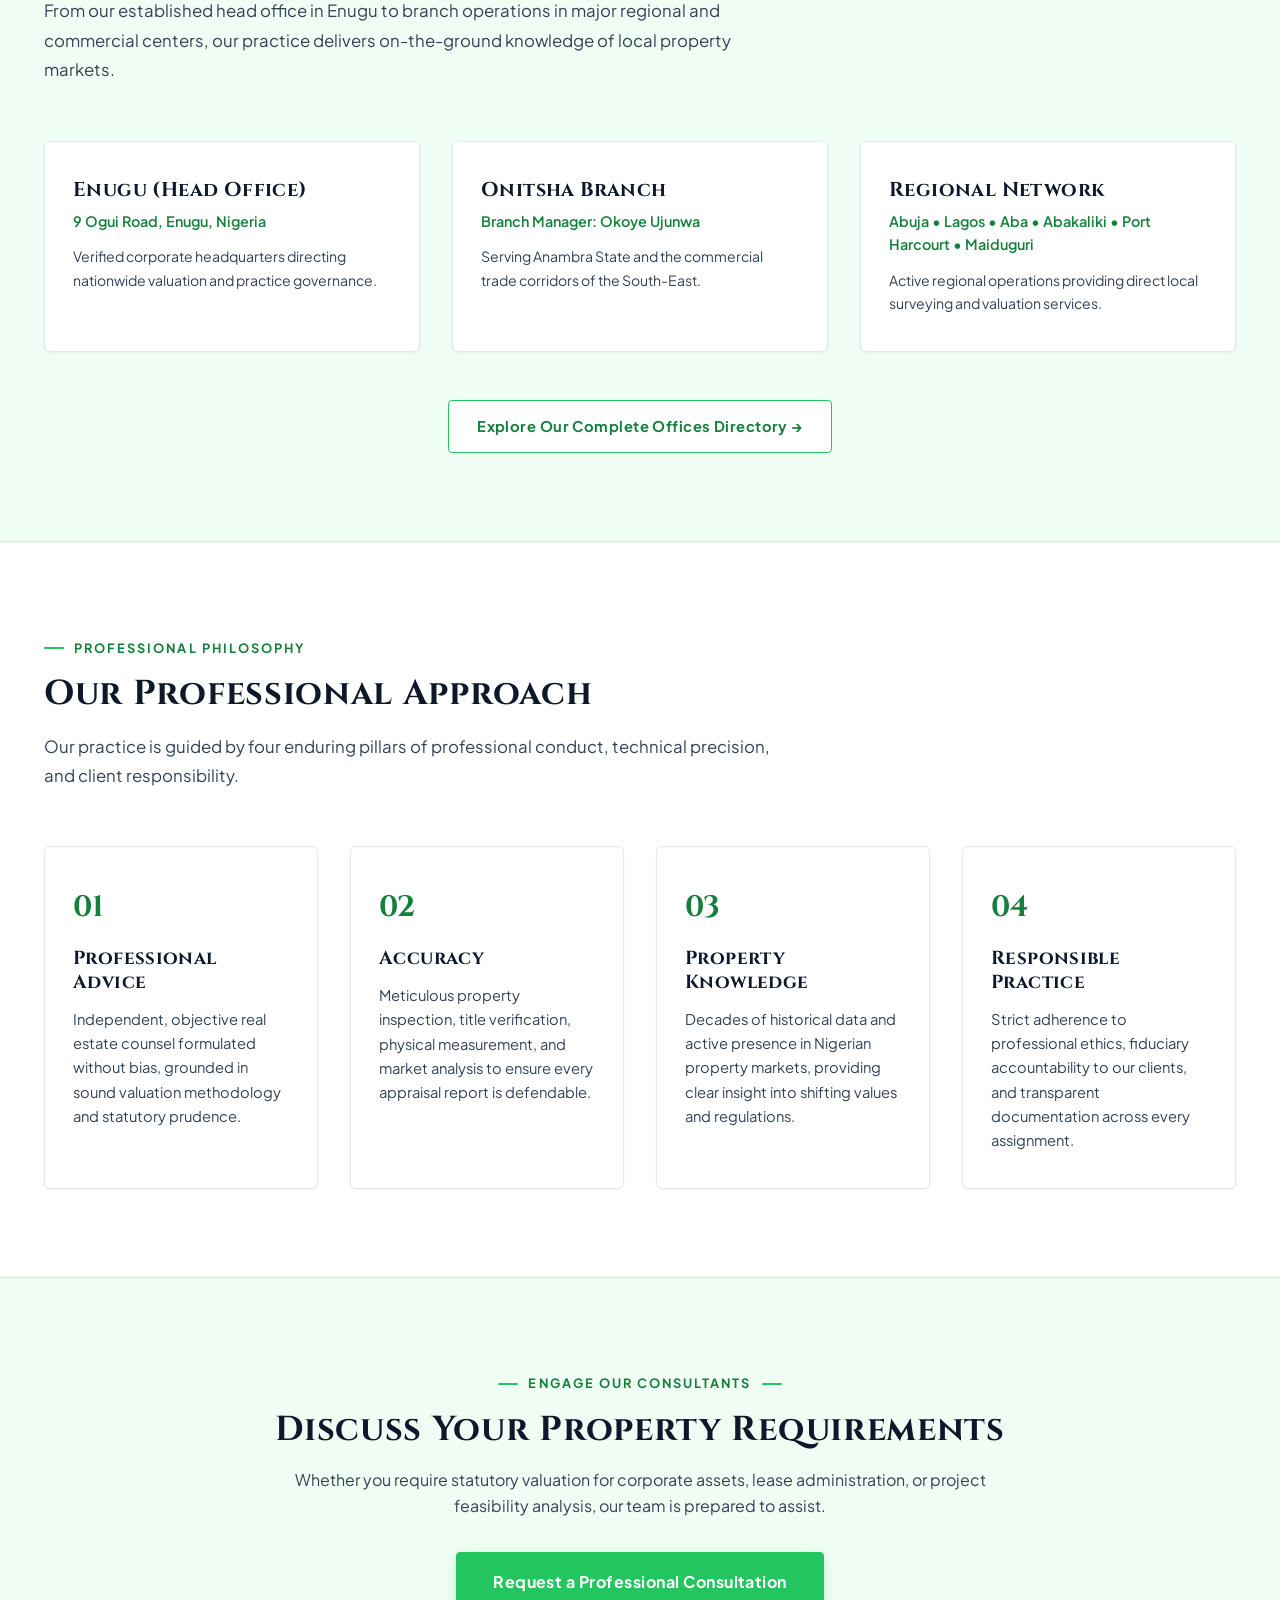
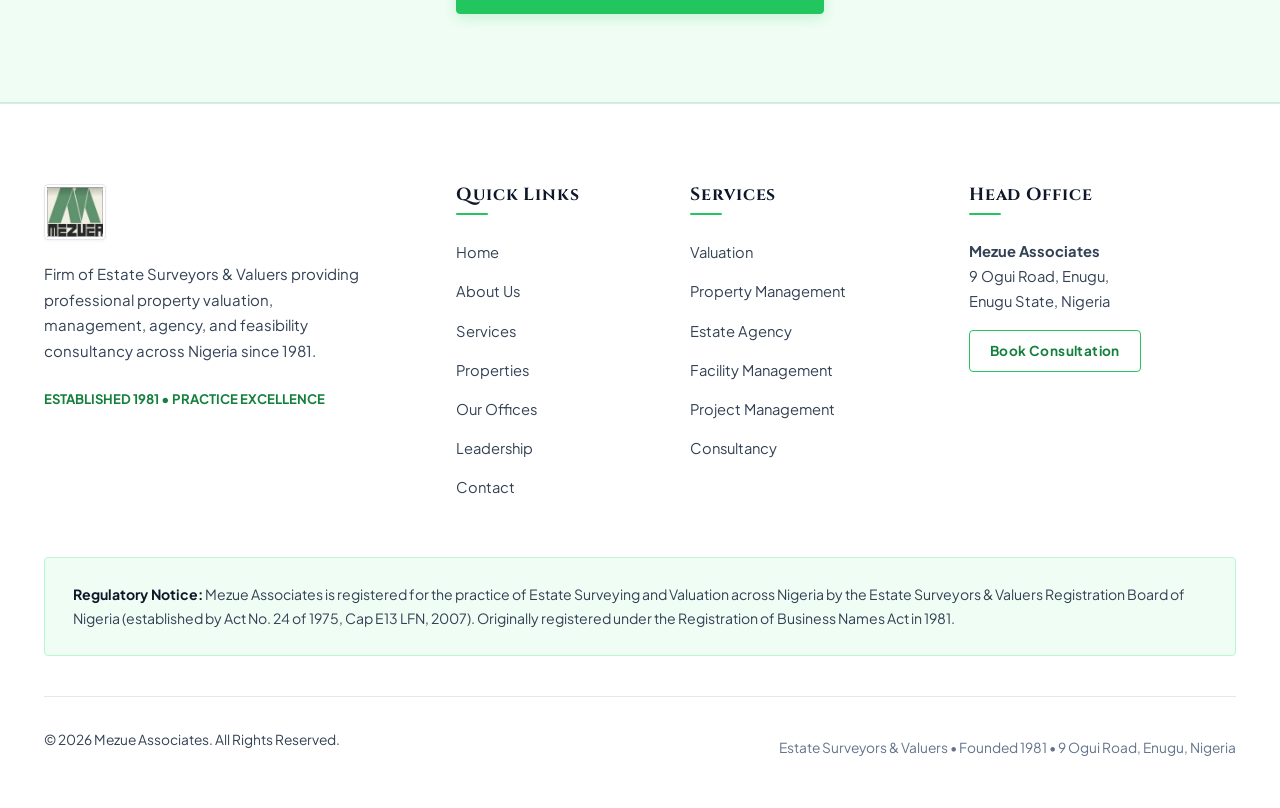
<file: about.html>
<!DOCTYPE html>
<html lang="en">
<head>
  <meta charset="UTF-8">
  <meta name="viewport" content="width=device-width, initial-scale=1.0">
  <title>About Us | Mezue Associates — Estate Surveyors &amp; Valuers</title>
  <meta name="description" content="Learn about Mezue Associates, an established Nigerian firm of Estate Surveyors &amp; Valuers founded in 1981, providing valuation, property management, agency and consultancy.">
  <link rel="icon" type="image/jpeg" href="assets/brand/official-logo.jpg">
  <link rel="stylesheet" href="css/main.css">
</head>
<body>

  <!-- Top Credibility Strip -->
  <div class="top-bar">
    <div class="container top-bar__inner">
      <div class="top-bar__meta">
        <span class="top-bar__badge">ESTABLISHED 1981</span>
        <div class="top-bar__item">
          <svg width="14" height="14" viewBox="0 0 24 24" fill="none" stroke="currentColor" stroke-width="2">
            <path d="M21 10c0 7-9 13-9 13s-9-6-9-13a9 9 0 0 1 18 0z"></path>
            <circle cx="12" cy="10" r="3"></circle>
          </svg>
          <span>Head Office: 9 Ogui Road, Enugu, Nigeria</span>
        </div>
      </div>
      <div class="top-bar__meta">
        <div class="top-bar__item">
          <svg width="14" height="14" viewBox="0 0 24 24" fill="none" stroke="currentColor" stroke-width="2">
            <rect x="2" y="7" width="20" height="14" rx="2" ry="2"></rect>
            <path d="M16 21V5a2 2 0 0 0-2-2h-4a2 2 0 0 0-2 2v16"></path>
          </svg>
          <span>Firm of Estate Surveyors &amp; Valuers</span>
        </div>
      </div>
    </div>
  </div>

  <!-- Sticky Navbar -->
  <header class="navbar" id="mainNavbar">
    <div class="container navbar__inner">
      <a href="index.html" class="navbar__brand" aria-label="Mezue Associates Homepage">
        <div class="brand-logo-frame">
          <img src="assets/brand/official-logo.jpg" alt="Mezue Associates Official Logo" class="navbar__logo-img">
        </div>
        <div class="brand-text-lockup">
          <span class="brand-name-title">MEZUE ASSOCIATES</span>
          <span class="brand-designation-sub">ESTATE SURVEYORS &amp; VALUERS</span>
        </div>
      </a>

      <nav class="nav-menu" id="primaryNav" aria-label="Primary Navigation">
        <a href="index.html" class="nav-link">Home</a>
        <a href="about.html" class="nav-link active">About Us</a>
        <a href="services.html" class="nav-link">Services</a>
        <a href="properties.html" class="nav-link">Properties</a>
        <a href="offices.html" class="nav-link">Our Offices</a>
        <a href="leadership.html" class="nav-link">Leadership</a>
        <a href="contact.html" class="nav-link">Contact</a>
      </nav>

      <div class="navbar__actions">
        <button class="btn btn--primary btn--sm js-open-consultation">
          Request a Consultation
        </button>
        <button class="nav-toggle" aria-controls="primaryNav" aria-expanded="false" aria-label="Toggle navigation menu">
          <span></span>
          <span></span>
          <span></span>
        </button>
      </div>
    </div>
  </header>

  <!-- Page Header Banner -->
  <section class="section section--mint" style="padding-top: 4.5rem; padding-bottom: 4.5rem;">
    <div class="container">
      <span class="eyebrow">Corporate Practice</span>
      <h1 style="color: var(--color-text-main); margin-bottom: 1rem;">About Mezue Associates</h1>
      <p style="font-size: 1.15rem; color: var(--color-text-body); max-width: 760px; line-height: 1.8;">
        A distinguished Nigerian firm of Estate Surveyors &amp; Valuers founded in 1981, providing disciplined valuation, property management, agency, and real estate consultancy across the nation.
      </p>
    </div>
  </section>

  <!-- Section 1: Who We Are -->
  <section class="section">
    <div class="container">
      <div class="about-grid">
        <div>
          <span class="eyebrow">Professional Identity</span>
          <h2>Who We Are</h2>
          <p class="about-lead">
            Mezue Associates is an established Nigerian firm of Estate Surveyors &amp; Valuers recognized for technical rigor, professional integrity, and institutional continuity.
          </p>
          <p>
            As Estate Surveyors &amp; Valuers registered under the Estate Surveyors and Valuers Registration Board of Nigeria (ESVARBON), our statutory mandate encompasses the comprehensive appraisal, management, development, and transactional administration of land and landed property interests across the country.
          </p>
          <p>
            Our practice serves private property owners, financial institutions requiring reliable mortgage collateral valuations, corporate organizations optimizing real estate portfolios, and public-sector authorities executing infrastructure appraisals.
          </p>
          <div style="margin-top: 2rem;">
            <a href="services.html" class="btn btn--outline-green">
              Explore Our Service Disciplines
            </a>
          </div>
        </div>

        <div>
          <img src="assets/images/about-architecture.svg" alt="Mezue Associates Overview" class="about-visual__img">
        </div>
      </div>
    </div>
  </section>

  <!-- Section 2: Our History -->
  <section class="section section--mint">
    <div class="container">
      <div class="section-header">
        <span class="eyebrow">Institutional Heritage</span>
        <h2>Our History</h2>
        <p>
          Founded in 1981, Mezue Associates has maintained steady professional practice through four decades of Nigerian property evolution.
        </p>
      </div>

      <div style="background: var(--color-white); border: 1px solid var(--color-border-mint); border-radius: var(--radius-md); padding: 3rem; box-shadow: var(--shadow-sm); max-width: 960px;">
        <div class="about-timeline" style="margin-top: 0; margin-bottom: 1.75rem;">
          <span class="about-timeline__year">1981</span>
          <span class="about-timeline__text">&mdash; Practice Established in Enugu</span>
        </div>
        <p style="font-size: 1.08rem; line-height: 1.85; color: var(--color-text-main); margin-bottom: 1.5rem; font-weight: 600;">
          In 1981, Mezue Associates commenced professional practice as a firm of Estate Surveyors &amp; Valuers with its foundational headquarters located at <strong>9 Ogui Road, Enugu</strong>.
        </p>
        <p style="line-height: 1.8; color: var(--color-text-body); margin-bottom: 1.5rem;">
          Over the succeeding decades, as the Nigerian economy and property markets expanded into modern commercial corridors and emerging urban growth nodes, the firm expanded its operational capabilities while strictly preserving its core commitment to technical accuracy and professional valuation standards.
        </p>
        <p style="line-height: 1.8; color: var(--color-text-body); margin-bottom: 0;">
          Today, the practice continues under experienced executive leadership, coordinating a network of active branches across key Nigerian economic locations from its historic Enugu base.
        </p>
      </div>
    </div>
  </section>

  <!-- Section 3: Our Professional Services Summary -->
  <section class="section">
    <div class="container">
      <div class="section-header">
        <span class="eyebrow">Service Spectrum</span>
        <h2>Our Professional Services</h2>
        <p>
          Mezue Associates provides technical expertise spanning eight core professional disciplines within the surveying and valuation profession.
        </p>
      </div>

      <div class="services-grid" style="grid-template-columns: repeat(2, 1fr);">
        <div class="service-card">
          <h3 style="font-size:1.25rem; color:var(--color-text-main); margin-bottom:0.75rem;">Property Valuation</h3>
          <p style="font-size:0.92rem; color:var(--color-text-body); margin-bottom:1.25rem;">
            Professional valuation services for different types of property and property interests, supporting financial reporting, mortgage security, balance sheets, and probate.
          </p>
          <a href="services.html#property-valuation" class="service-card__link">View Scope &rarr;</a>
        </div>

        <div class="service-card">
          <h3 style="font-size:1.25rem; color:var(--color-text-main); margin-bottom:0.75rem;">Property Management</h3>
          <p style="font-size:0.92rem; color:var(--color-text-body); margin-bottom:1.25rem;">
            Management of residential and commercial properties with an emphasis on efficient administration, maintenance, tenant onboarding, and asset preservation.
          </p>
          <a href="services.html#property-management" class="service-card__link">View Scope &rarr;</a>
        </div>

        <div class="service-card">
          <h3 style="font-size:1.25rem; color:var(--color-text-main); margin-bottom:0.75rem;">Estate Agency</h3>
          <p style="font-size:0.92rem; color:var(--color-text-body); margin-bottom:1.25rem;">
            Professional assistance relating to property transactions, property sales, acquisitions, and commercial lettings across verified Nigerian markets.
          </p>
          <a href="services.html#estate-agency" class="service-card__link">View Scope &rarr;</a>
        </div>

        <div class="service-card">
          <h3 style="font-size:1.25rem; color:var(--color-text-main); margin-bottom:0.75rem;">Feasibility &amp; Viability Appraisal</h3>
          <p style="font-size:0.92rem; color:var(--color-text-body); margin-bottom:1.25rem;">
            Rigorous assessment of the technical feasibility and financial viability of proposed property development and capital investment proposals.
          </p>
          <a href="services.html#feasibility-viability" class="service-card__link">View Scope &rarr;</a>
        </div>
      </div>

      <div style="text-align:center; margin-top:3rem;">
        <a href="services.html" class="btn btn--primary">
          View Complete Services Directory (All 8 Practice Areas)
        </a>
      </div>
    </div>
  </section>

  <!-- Section 4: Our Presence -->
  <section class="section section--mint">
    <div class="container">
      <div class="section-header">
        <span class="eyebrow">National Footprint</span>
        <h2>Our Presence Across Nigeria</h2>
        <p>
          From our established head office in Enugu to branch operations in major regional and commercial centers, our practice delivers on-the-ground knowledge of local property markets.
        </p>
      </div>

      <div class="offices-grid">
        <div class="office-card">
          <h4 style="color:var(--color-text-main); font-size:1.25rem; margin-bottom:0.5rem;">Enugu (Head Office)</h4>
          <p style="font-size:0.9rem; color:var(--color-primary-dark); font-weight: 600; margin-bottom:0.75rem;">9 Ogui Road, Enugu, Nigeria</p>
          <p style="font-size:0.88rem; color:var(--color-text-body);">Verified corporate headquarters directing nationwide valuation and practice governance.</p>
        </div>

        <div class="office-card">
          <h4 style="color:var(--color-text-main); font-size:1.25rem; margin-bottom:0.5rem;">Onitsha Branch</h4>
          <p style="font-size:0.9rem; color:var(--color-primary-dark); font-weight: 600; margin-bottom:0.75rem;">Branch Manager: Okoye Ujunwa</p>
          <p style="font-size:0.88rem; color:var(--color-text-body);">Serving Anambra State and the commercial trade corridors of the South-East.</p>
        </div>

        <div class="office-card">
          <h4 style="color:var(--color-text-main); font-size:1.25rem; margin-bottom:0.5rem;">Regional Network</h4>
          <p style="font-size:0.9rem; color:var(--color-primary-dark); font-weight: 600; margin-bottom:0.75rem;">Abuja &bull; Lagos &bull; Aba &bull; Abakaliki &bull; Port Harcourt &bull; Maiduguri</p>
          <p style="font-size:0.88rem; color:var(--color-text-body);">Active regional operations providing direct local surveying and valuation services.</p>
        </div>
      </div>

      <div style="text-align:center; margin-top:3rem;">
        <a href="offices.html" class="btn btn--outline-green">
          Explore Our Complete Offices Directory &rarr;
        </a>
      </div>
    </div>
  </section>

  <!-- Section 5: Our Approach -->
  <section class="section">
    <div class="container">
      <div class="section-header">
        <span class="eyebrow">Professional Philosophy</span>
        <h2>Our Professional Approach</h2>
        <p>
          Our practice is guided by four enduring pillars of professional conduct, technical precision, and client responsibility.
        </p>
      </div>

      <div class="why-grid">
        <div class="why-card">
          <span class="why-card__num">01</span>
          <h3 class="why-card__title">Professional Advice</h3>
          <p class="why-card__desc">
            Independent, objective real estate counsel formulated without bias, grounded in sound valuation methodology and statutory prudence.
          </p>
        </div>

        <div class="why-card">
          <span class="why-card__num">02</span>
          <h3 class="why-card__title">Accuracy</h3>
          <p class="why-card__desc">
            Meticulous property inspection, title verification, physical measurement, and market analysis to ensure every appraisal report is defendable.
          </p>
        </div>

        <div class="why-card">
          <span class="why-card__num">03</span>
          <h3 class="why-card__title">Property Knowledge</h3>
          <p class="why-card__desc">
            Decades of historical data and active presence in Nigerian property markets, providing clear insight into shifting values and regulations.
          </p>
        </div>

        <div class="why-card">
          <span class="why-card__num">04</span>
          <h3 class="why-card__title">Responsible Practice</h3>
          <p class="why-card__desc">
            Strict adherence to professional ethics, fiduciary accountability to our clients, and transparent documentation across every assignment.
          </p>
        </div>
      </div>
    </div>
  </section>

  <!-- Consultation Banner -->
  <section class="section section--mint" style="text-align: center;">
    <div class="container" style="max-width: 780px;">
      <span class="eyebrow eyebrow--center">Engage Our Consultants</span>
      <h2 style="margin-bottom: 1rem; color: var(--color-text-main);">Discuss Your Property Requirements</h2>
      <p style="margin-bottom: 2rem; color: var(--color-text-body);">
        Whether you require statutory valuation for corporate assets, lease administration, or project feasibility analysis, our team is prepared to assist.
      </p>
      <button class="btn btn--primary btn--lg js-open-consultation">
        Request a Professional Consultation
      </button>
    </div>
  </section>

  <!-- Corporate Footer -->
  <footer class="footer">
    <div class="container">
      <div class="footer-grid">
        <div class="footer-brand">
          <div class="footer-brand__frame">
            <img src="assets/brand/official-logo.jpg" alt="Mezue Associates Official Logo" class="footer-brand__logo">
          </div>
          <p class="footer-brand__tagline">
            Firm of Estate Surveyors &amp; Valuers providing professional property valuation, management, agency, and feasibility consultancy across Nigeria since 1981.
          </p>
          <p style="font-size:0.82rem; color:var(--color-primary-dark); font-weight:700;">ESTABLISHED 1981 &bull; PRACTICE EXCELLENCE</p>
        </div>

        <div>
          <h4 class="footer-heading">Quick Links</h4>
          <ul class="footer-links">
            <li><a href="index.html">Home</a></li>
            <li><a href="about.html">About Us</a></li>
            <li><a href="services.html">Services</a></li>
            <li><a href="properties.html">Properties</a></li>
            <li><a href="offices.html">Our Offices</a></li>
            <li><a href="leadership.html">Leadership</a></li>
            <li><a href="contact.html">Contact</a></li>
          </ul>
        </div>

        <div>
          <h4 class="footer-heading">Services</h4>
          <ul class="footer-links">
            <li><a href="services.html#property-valuation">Valuation</a></li>
            <li><a href="services.html#property-management">Property Management</a></li>
            <li><a href="services.html#estate-agency">Estate Agency</a></li>
            <li><a href="services.html#facility-management">Facility Management</a></li>
            <li><a href="services.html#project-management">Project Management</a></li>
            <li><a href="services.html#real-estate-consultancy">Consultancy</a></li>
          </ul>
        </div>

        <div>
          <h4 class="footer-heading">Head Office</h4>
          <p class="footer-office-address">
            <strong>Mezue Associates</strong><br>
            9 Ogui Road, Enugu,<br>
            Enugu State, Nigeria
          </p>
          <button class="btn btn--outline-green btn--sm js-open-consultation">
            Book Consultation
          </button>
        </div>
      </div>

      <!-- Regulatory Notice Box -->
      <div class="footer-regulatory-box">
        <p class="footer-regulatory-text">
          <strong>Regulatory Notice:</strong> Mezue Associates is registered for the practice of Estate Surveying and Valuation across Nigeria by the Estate Surveyors &amp; Valuers Registration Board of Nigeria (established by Act No. 24 of 1975, Cap E13 LFN, 2007). Originally registered under the Registration of Business Names Act in 1981.
        </p>
      </div>

      <div class="footer-bottom">
        <p>&copy; 2026 Mezue Associates. All Rights Reserved.</p>
        <p style="color: var(--color-text-muted); font-size: 0.86rem;">
          Estate Surveyors &amp; Valuers &bull; Founded 1981 &bull; 9 Ogui Road, Enugu, Nigeria
        </p>
      </div>
    </div>
  </footer>

  <!-- Reusable Consultation Modal -->
  <div class="modal-backdrop" id="consultationModal" role="dialog" aria-modal="true" aria-labelledby="modalTitle">
    <div class="modal-dialog">
      <div class="modal-header">
        <div>
          <span style="font-size:0.75rem; color:var(--color-primary-dark); text-transform:uppercase; letter-spacing:0.1em; font-weight:700;">Mezue Associates Practice Desk</span>
          <h3 id="modalTitle">Request a Professional Consultation</h3>
        </div>
        <button class="modal-close" aria-label="Close modal dialog">&times;</button>
      </div>
      <div class="modal-body">
        <div class="alert-feedback alert-feedback--success"></div>

        <form class="js-validate-form" novalidate>
          <div class="form-grid">
            <div class="form-group">
              <label class="form-label" for="modalName">Full Name *</label>
              <input type="text" id="modalName" name="fullName" class="form-control" placeholder="Full name" required>
              <span class="form-error">Please enter your full name.</span>
            </div>

            <div class="form-group">
              <label class="form-label" for="modalEmail">Email Address *</label>
              <input type="email" id="modalEmail" name="email" class="form-control" placeholder="name@domain.com" required>
              <span class="form-error">Please enter a valid email address.</span>
            </div>

            <div class="form-group">
              <label class="form-label" for="modalPhone">Phone Number *</label>
              <input type="tel" id="modalPhone" name="phone" class="form-control" placeholder="Phone number" required>
              <span class="form-error">Please enter a valid telephone number.</span>
            </div>

            <div class="form-group">
              <label class="form-label" for="modalService">Service Required *</label>
              <select id="modalService" name="service" class="form-control" required>
                <option value="">Select Service...</option>
                <option value="Property Valuation">Property Valuation</option>
                <option value="Property Management">Property Management</option>
                <option value="Estate Agency">Estate Agency</option>
                <option value="Facility Management">Facility Management</option>
                <option value="Project Management">Project Management</option>
                <option value="Feasibility & Viability Appraisal">Feasibility &amp; Viability Appraisal</option>
                <option value="Real Estate Consultancy" selected>Real Estate Consultancy</option>
                <option value="Property Rights Consultancy">Property Rights Consultancy</option>
                <option value="Other">Other</option>
              </select>
              <span class="form-error">Please select a service area.</span>
            </div>

            <div class="form-group form-group--full">
              <label class="form-label" for="modalLocation">Property / Project Location *</label>
              <input type="text" id="modalLocation" name="location" class="form-control" placeholder="e.g. Enugu, Onitsha, Abuja, Lagos, etc." required>
              <span class="form-error">Please specify location.</span>
            </div>

            <div class="form-group form-group--full">
              <label class="form-label" for="modalMessage">Scope &amp; Message *</label>
              <textarea id="modalMessage" name="message" class="form-control" rows="4" placeholder="Briefly describe your property requirements..." required></textarea>
              <span class="form-error">Please provide a brief description (min 6 characters).</span>
            </div>
          </div>

          <div style="margin-top: 1.5rem; display: flex; justify-content: flex-end; gap: 1rem;">
            <button type="button" class="btn btn--outline-green btn--sm js-modal-close">Cancel</button>
            <button type="submit" class="btn btn--primary btn--sm">Send Enquiry</button>
          </div>
        </form>
      </div>
    </div>
  </div>

  <script src="js/main.js"></script>
</body>
</html>
</file>
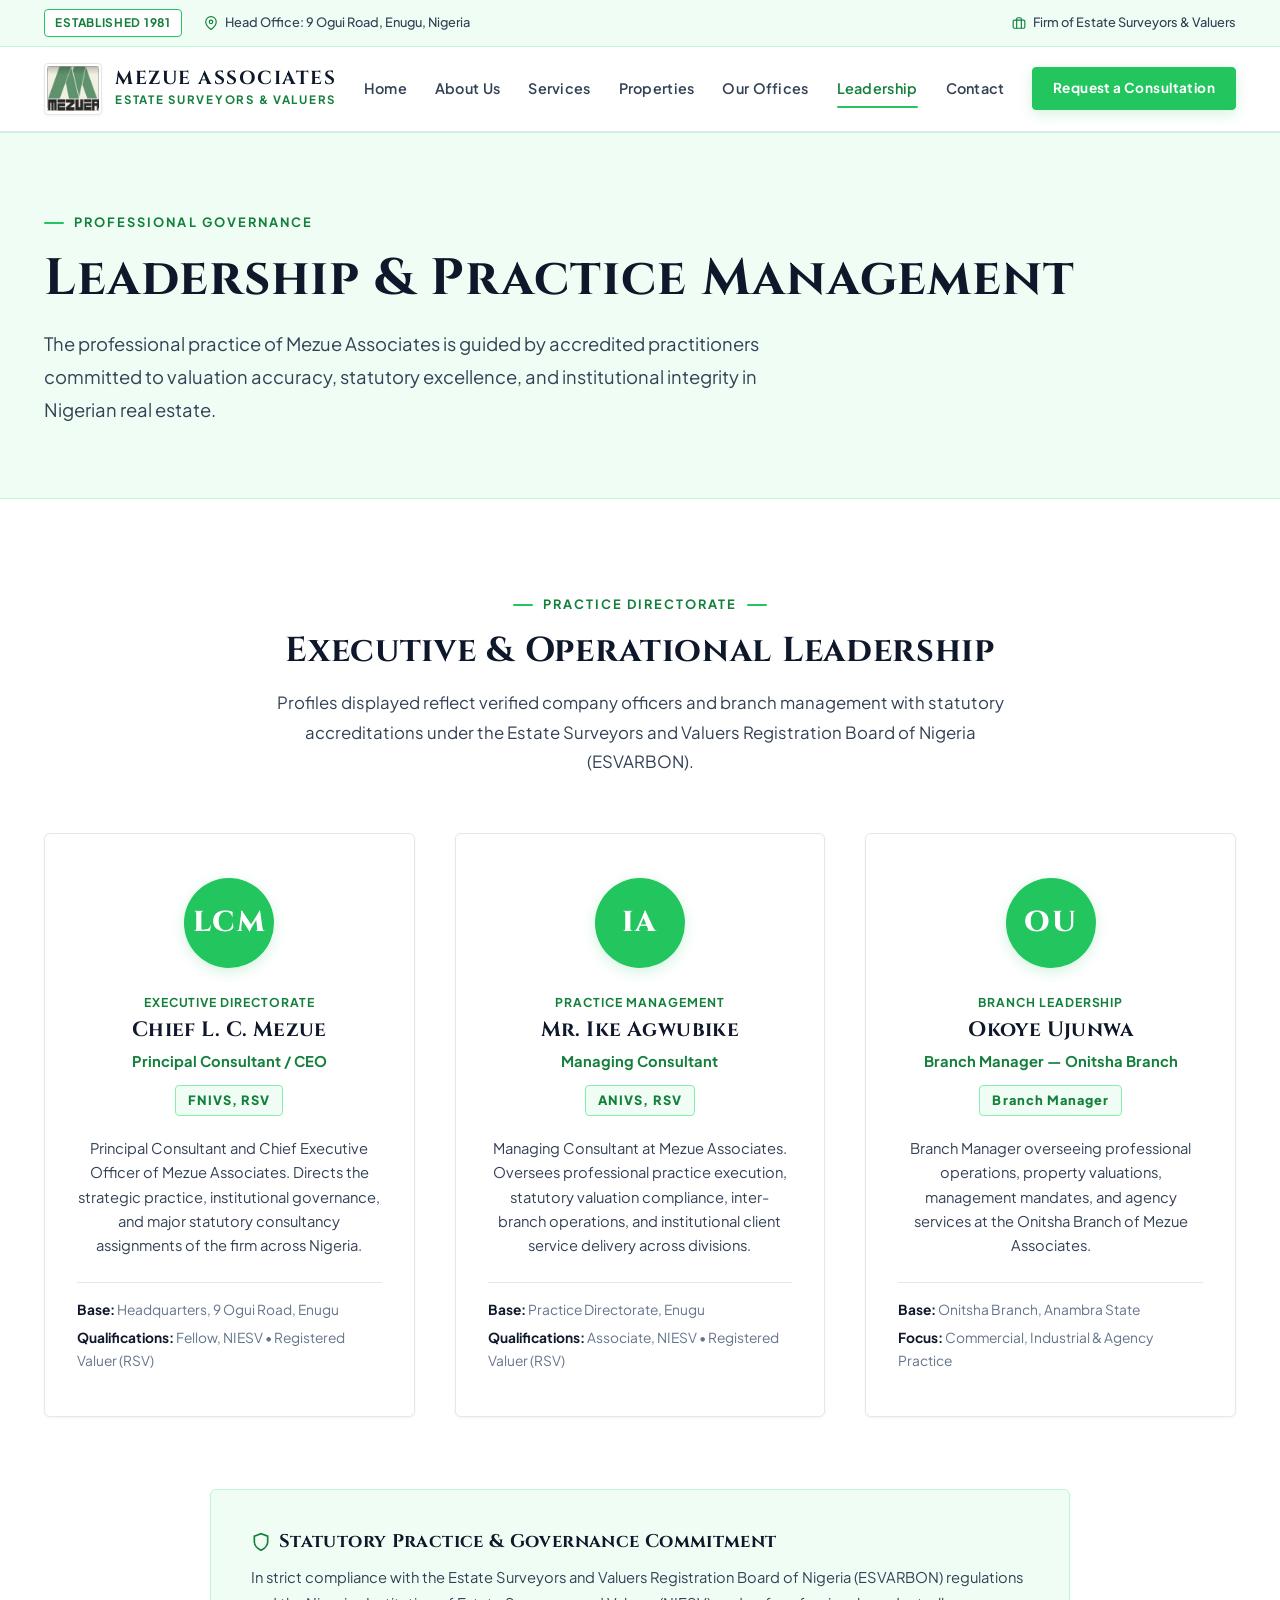
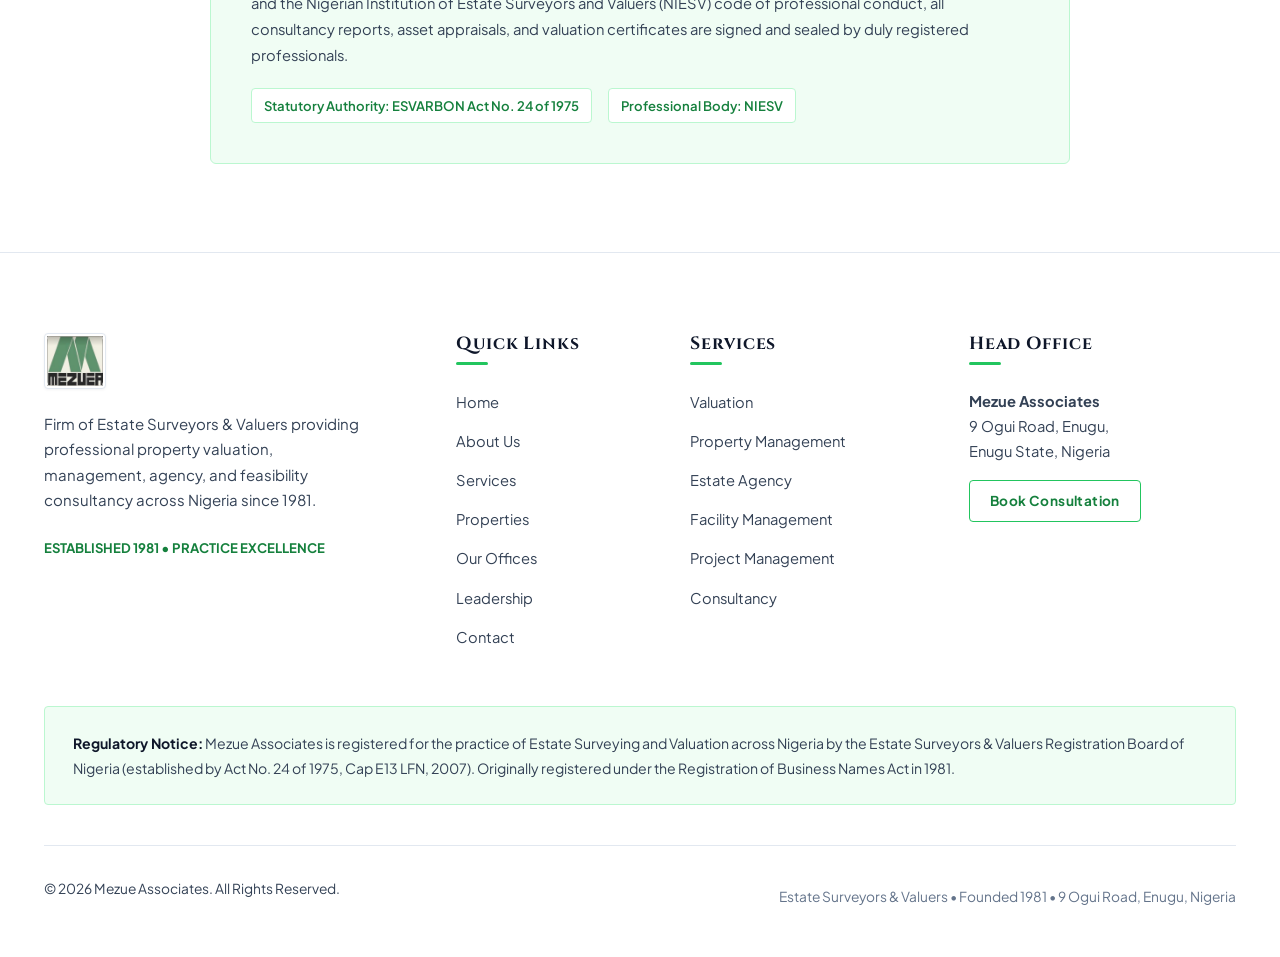
<file: leadership.html>
<!DOCTYPE html>
<html lang="en">
<head>
  <meta charset="UTF-8">
  <meta name="viewport" content="width=device-width, initial-scale=1.0">
  <title>Leadership &amp; Governance | Mezue Associates — Estate Surveyors &amp; Valuers</title>
  <meta name="description" content="Meet the leadership of Mezue Associates: Chief L. C. Mezue (FNIVS, RSV - Principal Consultant/CEO), Mr. Ike Agwubike (ANIVS, RSV - Managing Consultant), and Okoye Ujunwa (Onitsha Branch Manager).">
  <link rel="icon" type="image/jpeg" href="assets/brand/official-logo.jpg">
  <link rel="stylesheet" href="css/main.css">
</head>
<body>

  <!-- Top Strip -->
  <div class="top-bar">
    <div class="container top-bar__inner">
      <div class="top-bar__meta">
        <span class="top-bar__badge">ESTABLISHED 1981</span>
        <div class="top-bar__item">
          <svg width="14" height="14" viewBox="0 0 24 24" fill="none" stroke="currentColor" stroke-width="2">
            <path d="M21 10c0 7-9 13-9 13s-9-6-9-13a9 9 0 0 1 18 0z"></path>
            <circle cx="12" cy="10" r="3"></circle>
          </svg>
          <span>Head Office: 9 Ogui Road, Enugu, Nigeria</span>
        </div>
      </div>
      <div class="top-bar__meta">
        <div class="top-bar__item">
          <svg width="14" height="14" viewBox="0 0 24 24" fill="none" stroke="currentColor" stroke-width="2">
            <rect x="2" y="7" width="20" height="14" rx="2" ry="2"></rect>
            <path d="M16 21V5a2 2 0 0 0-2-2h-4a2 2 0 0 0-2 2v16"></path>
          </svg>
          <span>Firm of Estate Surveyors &amp; Valuers</span>
        </div>
      </div>
    </div>
  </div>

  <!-- Navbar -->
  <header class="navbar" id="mainNavbar">
    <div class="container navbar__inner">
      <a href="index.html" class="navbar__brand" aria-label="Mezue Associates Homepage">
        <div class="brand-logo-frame">
          <img src="assets/brand/official-logo.jpg" alt="Mezue Associates Official Logo" class="navbar__logo-img">
        </div>
        <div class="brand-text-lockup">
          <span class="brand-name-title">MEZUE ASSOCIATES</span>
          <span class="brand-designation-sub">ESTATE SURVEYORS &amp; VALUERS</span>
        </div>
      </a>

      <nav class="nav-menu" id="primaryNav" aria-label="Primary Navigation">
        <a href="index.html" class="nav-link">Home</a>
        <a href="about.html" class="nav-link">About Us</a>
        <a href="services.html" class="nav-link">Services</a>
        <a href="properties.html" class="nav-link">Properties</a>
        <a href="offices.html" class="nav-link">Our Offices</a>
        <a href="leadership.html" class="nav-link active">Leadership</a>
        <a href="contact.html" class="nav-link">Contact</a>
      </nav>

      <div class="navbar__actions">
        <button class="btn btn--primary btn--sm js-open-consultation">
          Request a Consultation
        </button>
        <button class="nav-toggle" aria-controls="primaryNav" aria-expanded="false" aria-label="Toggle navigation menu">
          <span></span>
          <span></span>
          <span></span>
        </button>
      </div>
    </div>
  </header>

  <!-- Banner -->
  <section class="section section--mint" style="padding-top: 4.5rem; padding-bottom: 4.5rem;">
    <div class="container">
      <span class="eyebrow">Professional Governance</span>
      <h1 style="color: var(--color-text-main); margin-bottom: 1rem;">Leadership &amp; Practice Management</h1>
      <p style="font-size: 1.15rem; color: var(--color-text-body); max-width: 780px; line-height: 1.8;">
        The professional practice of Mezue Associates is guided by accredited practitioners committed to valuation accuracy, statutory excellence, and institutional integrity in Nigerian real estate.
      </p>
    </div>
  </section>

  <!-- Verified Leadership Grid -->
  <section class="section">
    <div class="container">
      <div class="section-header section-header--center">
        <span class="eyebrow eyebrow--center">Practice Directorate</span>
        <h2>Executive &amp; Operational Leadership</h2>
        <p>
          Profiles displayed reflect verified company officers and branch management with statutory accreditations under the Estate Surveyors and Valuers Registration Board of Nigeria (ESVARBON).
        </p>
      </div>

      <div class="team-grid">
        <!-- 1. Chief L. C. Mezue -->
        <article class="leader-card">
          <div class="leader-card__monogram">LCM</div>
          <span style="font-size: 0.76rem; color: var(--color-primary-dark); font-weight: 700; letter-spacing: 0.08em; text-transform: uppercase; margin-bottom: 0.35rem;">Executive Directorate</span>
          <h3 class="leader-card__name">Chief L. C. Mezue</h3>
          <span class="leader-card__role">Principal Consultant / CEO</span>
          <span class="leader-card__credentials">FNIVS, RSV</span>
          <p class="leader-card__bio">
            Principal Consultant and Chief Executive Officer of Mezue Associates. Directs the strategic practice, institutional governance, and major statutory consultancy assignments of the firm across Nigeria.
          </p>

          <div class="leader-card__meta-foot">
            <div style="margin-bottom: 0.35rem;">
              <strong style="color: var(--color-text-main);">Base:</strong> Headquarters, 9 Ogui Road, Enugu
            </div>
            <div>
              <strong style="color: var(--color-text-main);">Qualifications:</strong> Fellow, NIESV &bull; Registered Valuer (RSV)
            </div>
          </div>
        </article>

        <!-- 2. Mr. Ike Agwubike -->
        <article class="leader-card">
          <div class="leader-card__monogram">IA</div>
          <span style="font-size: 0.76rem; color: var(--color-primary-dark); font-weight: 700; letter-spacing: 0.08em; text-transform: uppercase; margin-bottom: 0.35rem;">Practice Management</span>
          <h3 class="leader-card__name">Mr. Ike Agwubike</h3>
          <span class="leader-card__role">Managing Consultant</span>
          <span class="leader-card__credentials">ANIVS, RSV</span>
          <p class="leader-card__bio">
            Managing Consultant at Mezue Associates. Oversees professional practice execution, statutory valuation compliance, inter-branch operations, and institutional client service delivery across divisions.
          </p>

          <div class="leader-card__meta-foot">
            <div style="margin-bottom: 0.35rem;">
              <strong style="color: var(--color-text-main);">Base:</strong> Practice Directorate, Enugu
            </div>
            <div>
              <strong style="color: var(--color-text-main);">Qualifications:</strong> Associate, NIESV &bull; Registered Valuer (RSV)
            </div>
          </div>
        </article>

        <!-- 3. Okoye Ujunwa -->
        <article class="leader-card">
          <div class="leader-card__monogram">OU</div>
          <span style="font-size: 0.76rem; color: var(--color-primary-dark); font-weight: 700; letter-spacing: 0.08em; text-transform: uppercase; margin-bottom: 0.35rem;">Branch Leadership</span>
          <h3 class="leader-card__name">Okoye Ujunwa</h3>
          <span class="leader-card__role">Branch Manager — Onitsha Branch</span>
          <span class="leader-card__credentials">Branch Manager</span>
          <p class="leader-card__bio">
            Branch Manager overseeing professional operations, property valuations, management mandates, and agency services at the Onitsha Branch of Mezue Associates.
          </p>

          <div class="leader-card__meta-foot">
            <div style="margin-bottom: 0.35rem;">
              <strong style="color: var(--color-text-main);">Base:</strong> Onitsha Branch, Anambra State
            </div>
            <div>
              <strong style="color: var(--color-text-main);">Focus:</strong> Commercial, Industrial &amp; Agency Practice
            </div>
          </div>
        </article>
      </div>

      <!-- Governance Assurance Box -->
      <div style="margin-top: 4.5rem; background: var(--color-bg-mint); border: 1px solid var(--color-border-mint); border-radius: var(--radius-md); padding: 2.5rem; max-width: 860px; margin-left: auto; margin-right: auto;">
        <h4 style="color: var(--color-text-main); font-size: 1.15rem; margin-bottom: 0.75rem; display: flex; align-items: center; gap: 8px;">
          <svg width="20" height="20" viewBox="0 0 24 24" fill="none" stroke="var(--color-primary-dark)" stroke-width="2"><path d="M12 22s8-4 8-10V5l-8-3-8 3v7c0 6 8 10 8 10z"></path></svg>
          Statutory Practice &amp; Governance Commitment
        </h4>
        <p style="font-size: 0.92rem; color: var(--color-text-body); line-height: 1.75; margin-bottom: 1.25rem;">
          In strict compliance with the Estate Surveyors and Valuers Registration Board of Nigeria (ESVARBON) regulations and the Nigerian Institution of Estate Surveyors and Valuers (NIESV) code of professional conduct, all consultancy reports, asset appraisals, and valuation certificates are signed and sealed by duly registered professionals.
        </p>
        <div style="display: flex; gap: 1rem; flex-wrap: wrap;">
          <span style="font-size: 0.82rem; background: var(--color-white); border: 1px solid var(--color-border-mint); padding: 0.35rem 0.75rem; border-radius: 4px; color: var(--color-primary-dark); font-weight: 600;">Statutory Authority: ESVARBON Act No. 24 of 1975</span>
          <span style="font-size: 0.82rem; background: var(--color-white); border: 1px solid var(--color-border-mint); padding: 0.35rem 0.75rem; border-radius: 4px; color: var(--color-primary-dark); font-weight: 600;">Professional Body: NIESV</span>
        </div>
      </div>

    </div>
  </section>

  <!-- Footer -->
  <footer class="footer">
    <div class="container">
      <div class="footer-grid">
        <div class="footer-brand">
          <div class="footer-brand__frame">
            <img src="assets/brand/official-logo.jpg" alt="Mezue Associates Official Logo" class="footer-brand__logo">
          </div>
          <p class="footer-brand__tagline">
            Firm of Estate Surveyors &amp; Valuers providing professional property valuation, management, agency, and feasibility consultancy across Nigeria since 1981.
          </p>
          <p style="font-size:0.82rem; color:var(--color-primary-dark); font-weight:700;">ESTABLISHED 1981 &bull; PRACTICE EXCELLENCE</p>
        </div>

        <div>
          <h4 class="footer-heading">Quick Links</h4>
          <ul class="footer-links">
            <li><a href="index.html">Home</a></li>
            <li><a href="about.html">About Us</a></li>
            <li><a href="services.html">Services</a></li>
            <li><a href="properties.html">Properties</a></li>
            <li><a href="offices.html">Our Offices</a></li>
            <li><a href="leadership.html">Leadership</a></li>
            <li><a href="contact.html">Contact</a></li>
          </ul>
        </div>

        <div>
          <h4 class="footer-heading">Services</h4>
          <ul class="footer-links">
            <li><a href="services.html#property-valuation">Valuation</a></li>
            <li><a href="services.html#property-management">Property Management</a></li>
            <li><a href="services.html#estate-agency">Estate Agency</a></li>
            <li><a href="services.html#facility-management">Facility Management</a></li>
            <li><a href="services.html#project-management">Project Management</a></li>
            <li><a href="services.html#real-estate-consultancy">Consultancy</a></li>
          </ul>
        </div>

        <div>
          <h4 class="footer-heading">Head Office</h4>
          <p class="footer-office-address">
            <strong>Mezue Associates</strong><br>
            9 Ogui Road, Enugu,<br>
            Enugu State, Nigeria
          </p>
          <button class="btn btn--outline-green btn--sm js-open-consultation">
            Book Consultation
          </button>
        </div>
      </div>

      <!-- Regulatory Notice Box -->
      <div class="footer-regulatory-box">
        <p class="footer-regulatory-text">
          <strong>Regulatory Notice:</strong> Mezue Associates is registered for the practice of Estate Surveying and Valuation across Nigeria by the Estate Surveyors &amp; Valuers Registration Board of Nigeria (established by Act No. 24 of 1975, Cap E13 LFN, 2007). Originally registered under the Registration of Business Names Act in 1981.
        </p>
      </div>

      <div class="footer-bottom">
        <p>&copy; 2026 Mezue Associates. All Rights Reserved.</p>
        <p style="color: var(--color-text-muted); font-size: 0.86rem;">
          Estate Surveyors &amp; Valuers &bull; Founded 1981 &bull; 9 Ogui Road, Enugu, Nigeria
        </p>
      </div>
    </div>
  </footer>

  <!-- Reusable Consultation Modal -->
  <div class="modal-backdrop" id="consultationModal" role="dialog" aria-modal="true" aria-labelledby="modalTitle">
    <div class="modal-dialog">
      <div class="modal-header">
        <div>
          <span style="font-size:0.75rem; color:var(--color-primary-dark); text-transform:uppercase; letter-spacing:0.1em; font-weight:700;">Mezue Associates Practice Desk</span>
          <h3 id="modalTitle">Request a Professional Consultation</h3>
        </div>
        <button class="modal-close" aria-label="Close modal dialog">&times;</button>
      </div>
      <div class="modal-body">
        <div class="alert-feedback alert-feedback--success"></div>

        <form class="js-validate-form" novalidate>
          <div class="form-grid">
            <div class="form-group">
              <label class="form-label" for="modalName">Full Name *</label>
              <input type="text" id="modalName" name="fullName" class="form-control" placeholder="Full name" required>
              <span class="form-error">Please enter your full name.</span>
            </div>

            <div class="form-group">
              <label class="form-label" for="modalEmail">Email Address *</label>
              <input type="email" id="modalEmail" name="email" class="form-control" placeholder="name@domain.com" required>
              <span class="form-error">Please enter a valid email address.</span>
            </div>

            <div class="form-group">
              <label class="form-label" for="modalPhone">Phone Number *</label>
              <input type="tel" id="modalPhone" name="phone" class="form-control" placeholder="Phone number" required>
              <span class="form-error">Please enter a valid telephone number.</span>
            </div>

            <div class="form-group">
              <label class="form-label" for="modalService">Service Required *</label>
              <select id="modalService" name="service" class="form-control" required>
                <option value="">Select Service...</option>
                <option value="Property Valuation">Property Valuation</option>
                <option value="Property Management">Property Management</option>
                <option value="Estate Agency">Estate Agency</option>
                <option value="Facility Management">Facility Management</option>
                <option value="Project Management">Project Management</option>
                <option value="Feasibility & Viability Appraisal">Feasibility &amp; Viability Appraisal</option>
                <option value="Real Estate Consultancy" selected>Real Estate Consultancy</option>
                <option value="Property Rights Consultancy">Property Rights Consultancy</option>
                <option value="Other">Other</option>
              </select>
              <span class="form-error">Please select a service area.</span>
            </div>

            <div class="form-group form-group--full">
              <label class="form-label" for="modalLocation">Property / Project Location *</label>
              <input type="text" id="modalLocation" name="location" class="form-control" placeholder="e.g. Enugu, Onitsha, Abuja, Lagos, etc." required>
              <span class="form-error">Please specify location.</span>
            </div>

            <div class="form-group form-group--full">
              <label class="form-label" for="modalMessage">Scope &amp; Message *</label>
              <textarea id="modalMessage" name="message" class="form-control" rows="4" placeholder="Briefly describe your requirements..." required></textarea>
              <span class="form-error">Please provide a brief description (min 6 characters).</span>
            </div>
          </div>

          <div style="margin-top: 1.5rem; display: flex; justify-content: flex-end; gap: 1rem;">
            <button type="button" class="btn btn--outline-green btn--sm js-modal-close">Cancel</button>
            <button type="submit" class="btn btn--primary btn--sm">Send Enquiry</button>
          </div>
        </form>
      </div>
    </div>
  </div>

  <script src="js/main.js"></script>
</body>
</html>
</file>
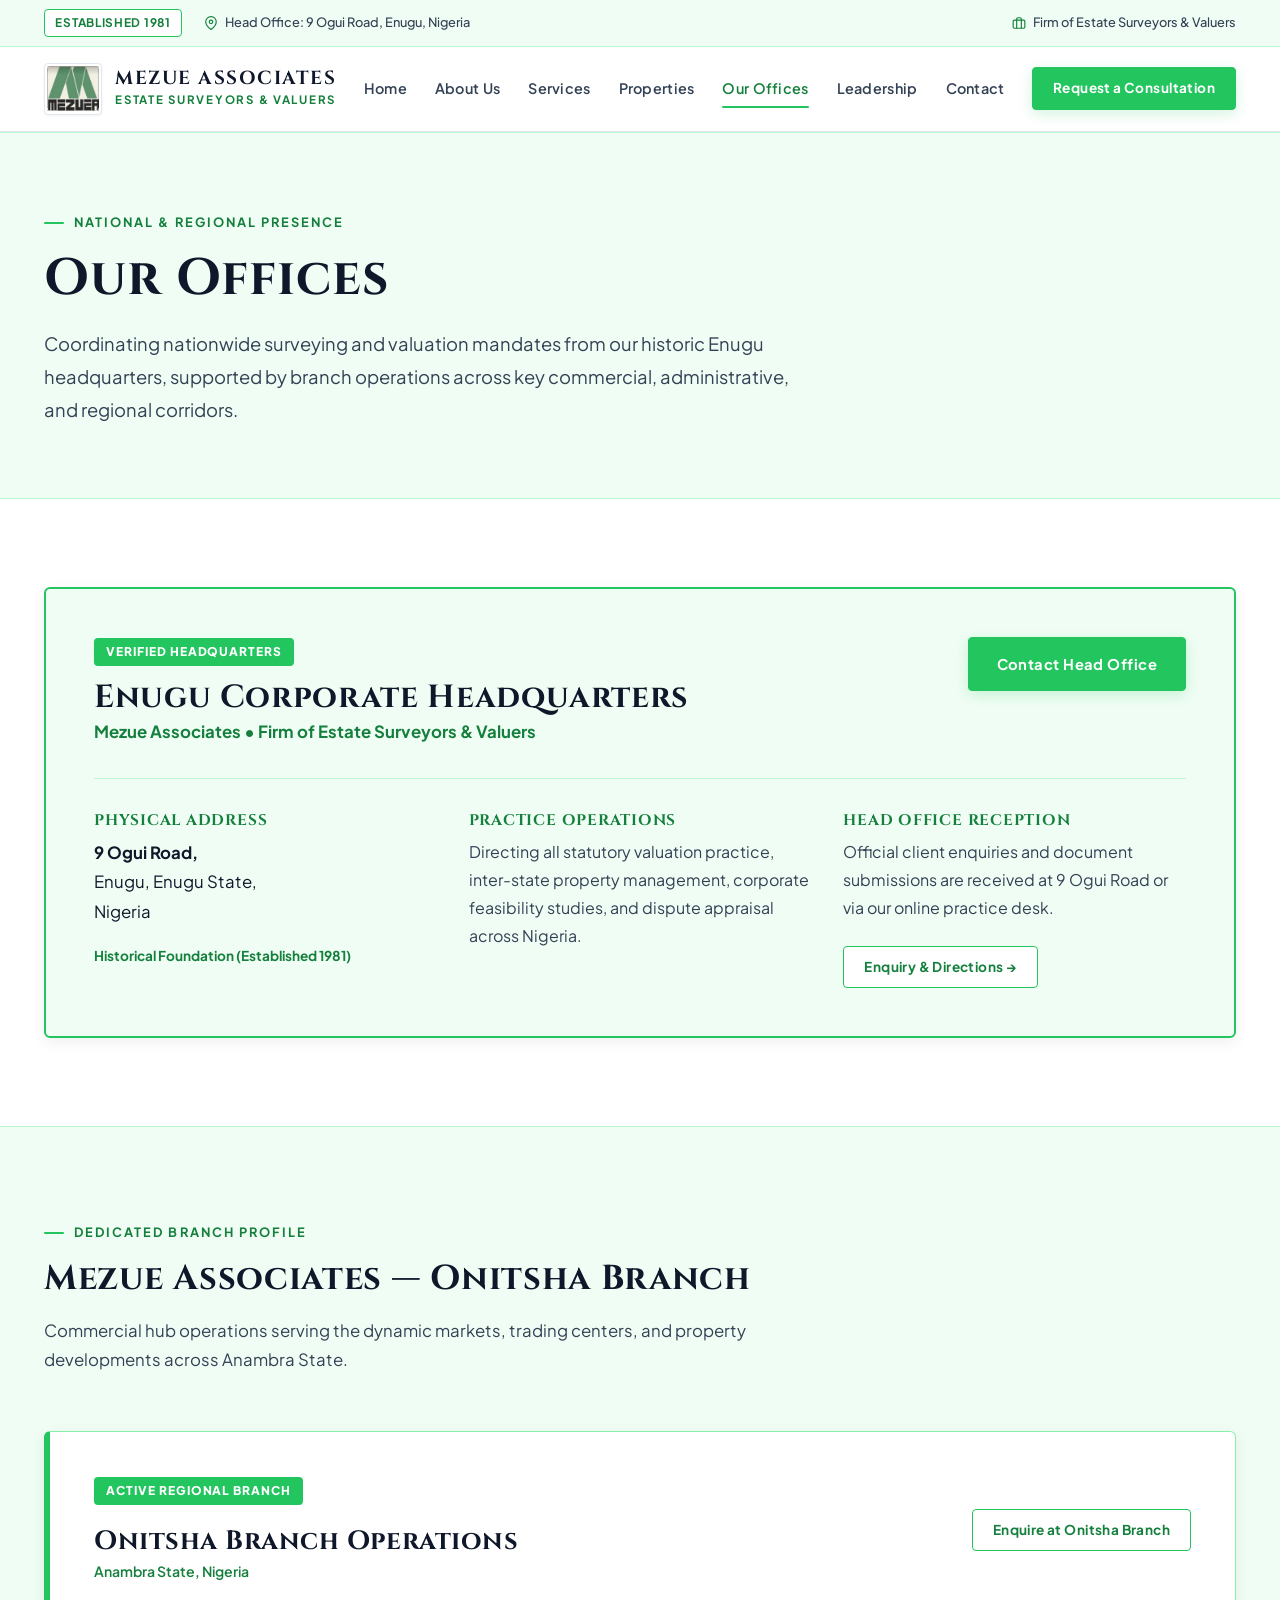
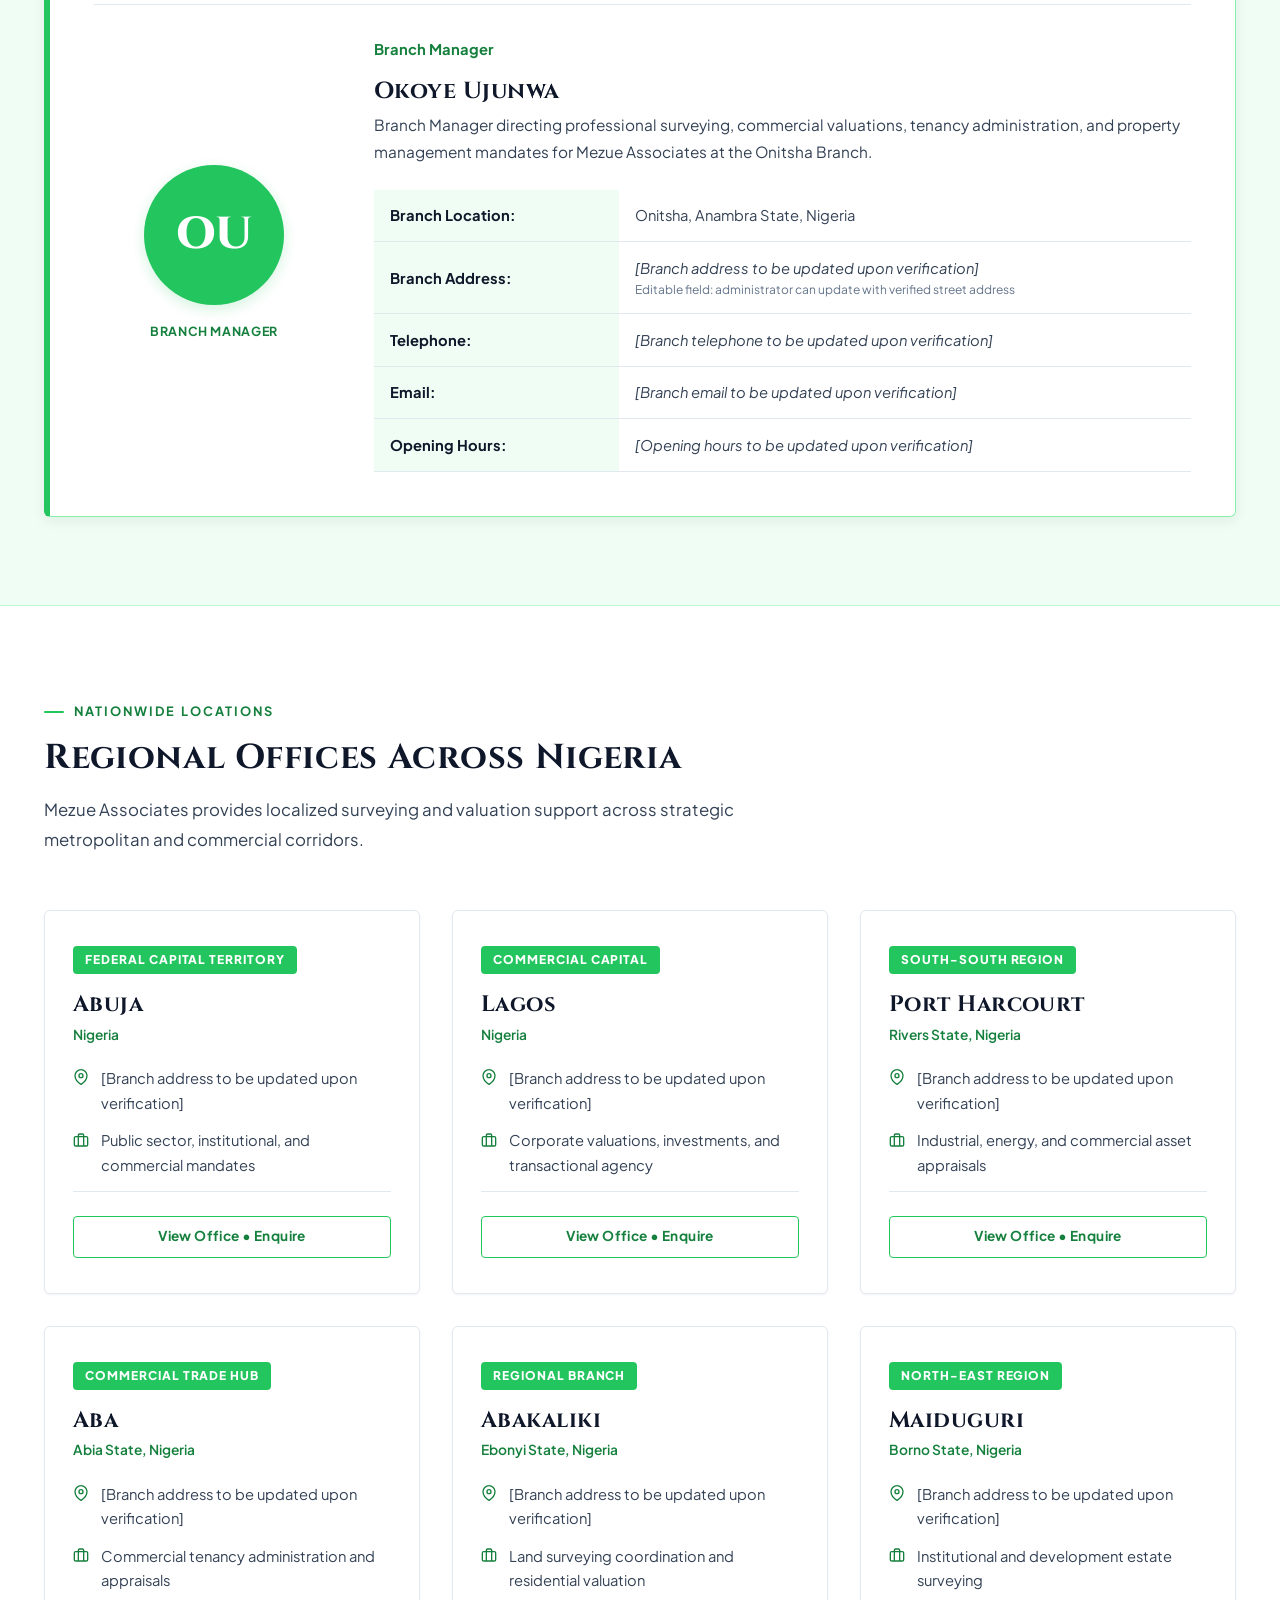
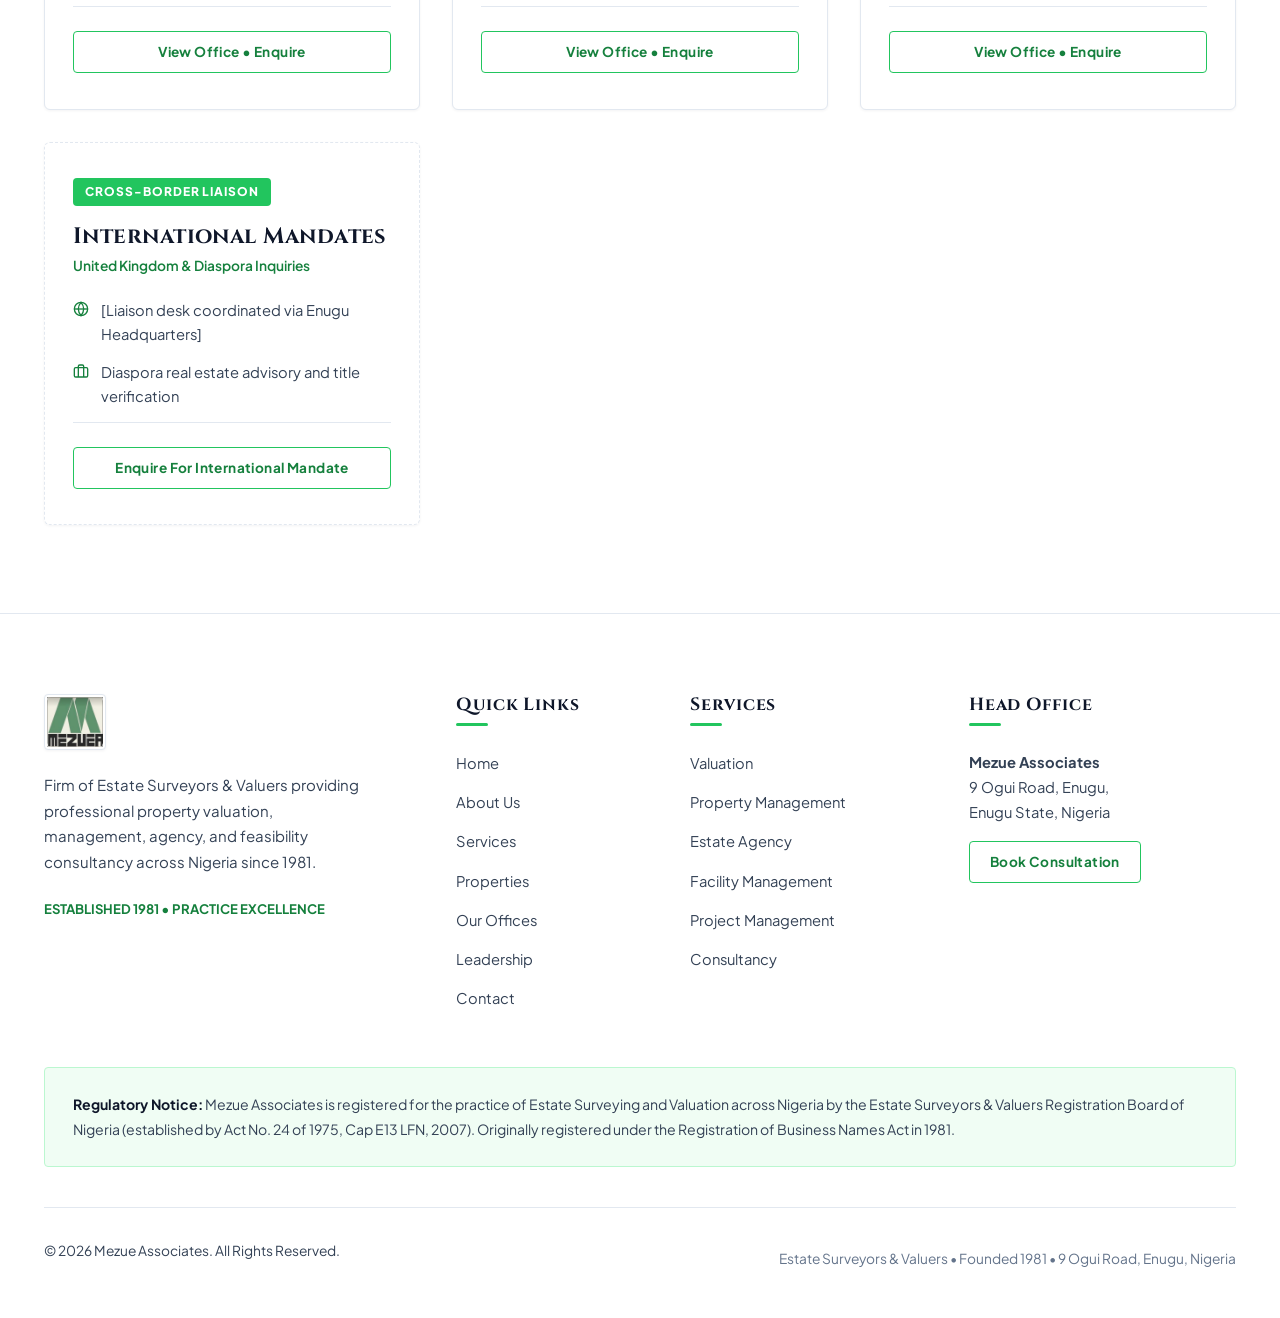
<file: offices.html>
<!DOCTYPE html>
<html lang="en">
<head>
  <meta charset="UTF-8">
  <meta name="viewport" content="width=device-width, initial-scale=1.0">
  <title>Our Offices | Mezue Associates — Estate Surveyors &amp; Valuers</title>
  <meta name="description" content="Offices of Mezue Associates across Nigeria including Enugu Headquarters, Onitsha Branch, Abuja, Lagos, Port Harcourt, Aba, Abakaliki, and Maiduguri.">
  <link rel="icon" type="image/jpeg" href="assets/brand/official-logo.jpg">
  <link rel="stylesheet" href="css/main.css">
</head>
<body>

  <!-- Top Strip -->
  <div class="top-bar">
    <div class="container top-bar__inner">
      <div class="top-bar__meta">
        <span class="top-bar__badge">ESTABLISHED 1981</span>
        <div class="top-bar__item">
          <svg width="14" height="14" viewBox="0 0 24 24" fill="none" stroke="currentColor" stroke-width="2">
            <path d="M21 10c0 7-9 13-9 13s-9-6-9-13a9 9 0 0 1 18 0z"></path>
            <circle cx="12" cy="10" r="3"></circle>
          </svg>
          <span>Head Office: 9 Ogui Road, Enugu, Nigeria</span>
        </div>
      </div>
      <div class="top-bar__meta">
        <div class="top-bar__item">
          <svg width="14" height="14" viewBox="0 0 24 24" fill="none" stroke="currentColor" stroke-width="2">
            <rect x="2" y="7" width="20" height="14" rx="2" ry="2"></rect>
            <path d="M16 21V5a2 2 0 0 0-2-2h-4a2 2 0 0 0-2 2v16"></path>
          </svg>
          <span>Firm of Estate Surveyors &amp; Valuers</span>
        </div>
      </div>
    </div>
  </div>

  <!-- Navbar -->
  <header class="navbar" id="mainNavbar">
    <div class="container navbar__inner">
      <a href="index.html" class="navbar__brand" aria-label="Mezue Associates Homepage">
        <div class="brand-logo-frame">
          <img src="assets/brand/official-logo.jpg" alt="Mezue Associates Official Logo" class="navbar__logo-img">
        </div>
        <div class="brand-text-lockup">
          <span class="brand-name-title">MEZUE ASSOCIATES</span>
          <span class="brand-designation-sub">ESTATE SURVEYORS &amp; VALUERS</span>
        </div>
      </a>

      <nav class="nav-menu" id="primaryNav" aria-label="Primary Navigation">
        <a href="index.html" class="nav-link">Home</a>
        <a href="about.html" class="nav-link">About Us</a>
        <a href="services.html" class="nav-link">Services</a>
        <a href="properties.html" class="nav-link">Properties</a>
        <a href="offices.html" class="nav-link active">Our Offices</a>
        <a href="leadership.html" class="nav-link">Leadership</a>
        <a href="contact.html" class="nav-link">Contact</a>
      </nav>

      <div class="navbar__actions">
        <button class="btn btn--primary btn--sm js-open-consultation">
          Request a Consultation
        </button>
        <button class="nav-toggle" aria-controls="primaryNav" aria-expanded="false" aria-label="Toggle navigation menu">
          <span></span>
          <span></span>
          <span></span>
        </button>
      </div>
    </div>
  </header>

  <!-- Banner -->
  <section class="section section--mint" style="padding-top: 4.5rem; padding-bottom: 4.5rem;">
    <div class="container">
      <span class="eyebrow">National &amp; Regional Presence</span>
      <h1 style="color: var(--color-text-main); margin-bottom: 1rem;">Our Offices</h1>
      <p style="font-size: 1.15rem; color: var(--color-text-body); max-width: 760px; line-height: 1.8;">
        Coordinating nationwide surveying and valuation mandates from our historic Enugu headquarters, supported by branch operations across key commercial, administrative, and regional corridors.
      </p>
    </div>
  </section>

  <!-- Headquarters Feature -->
  <section class="section" id="enugu-hq">
    <div class="container">
      <div style="background: var(--color-bg-mint); border: 2px solid var(--color-primary); border-radius: var(--radius-md); padding: 3rem; box-shadow: var(--shadow-md);">
        <div style="display: flex; justify-content: space-between; align-items: flex-start; flex-wrap: wrap; gap: 1.5rem; margin-bottom: 1.5rem;">
          <div>
            <span class="office-card__badge" style="margin-bottom: 0.75rem;">VERIFIED HEADQUARTERS</span>
            <h2 style="font-size: 2rem; color: var(--color-text-main);">Enugu Corporate Headquarters</h2>
            <p style="font-size: 1.05rem; color: var(--color-primary-dark); font-weight: 700;">Mezue Associates &bull; Firm of Estate Surveyors &amp; Valuers</p>
          </div>
          <button class="btn btn--primary js-open-consultation" data-service="Property Valuation">
            Contact Head Office
          </button>
        </div>

        <div style="display: grid; grid-template-columns: repeat(auto-fit, minmax(280px, 1fr)); gap: 2rem; margin-top: 2rem; padding-top: 2rem; border-top: 1px solid var(--color-border-mint);">
          <div>
            <h4 style="font-size: 0.96rem; color: var(--color-primary-dark); margin-bottom: 0.5rem; text-transform: uppercase; letter-spacing: 0.05em;">Physical Address</h4>
            <p style="color: var(--color-text-main); line-height: 1.75; font-size: 1.05rem;">
              <strong>9 Ogui Road,</strong><br>
              Enugu, Enugu State,<br>
              Nigeria
            </p>
            <span style="font-size: 0.85rem; color: var(--color-primary-dark); font-weight: 700;">Historical Foundation (Established 1981)</span>
          </div>

          <div>
            <h4 style="font-size: 0.96rem; color: var(--color-primary-dark); margin-bottom: 0.5rem; text-transform: uppercase; letter-spacing: 0.05em;">Practice Operations</h4>
            <p style="color: var(--color-text-body); line-height: 1.75;">
              Directing all statutory valuation practice, inter-state property management, corporate feasibility studies, and dispute appraisal across Nigeria.
            </p>
          </div>

          <div>
            <h4 style="font-size: 0.96rem; color: var(--color-primary-dark); margin-bottom: 0.5rem; text-transform: uppercase; letter-spacing: 0.05em;">Head Office Reception</h4>
            <p style="color: var(--color-text-body); line-height: 1.75;">
              Official client enquiries and document submissions are received at 9 Ogui Road or via our online practice desk.
            </p>
            <a href="contact.html" class="btn btn--outline-green btn--sm" style="margin-top: 0.5rem;">
              Enquiry &amp; Directions &rarr;
            </a>
          </div>
        </div>
      </div>
    </div>
  </section>

  <!-- Dedicated Component: Mezue Associates — Onitsha Branch -->
  <section class="section section--mint" id="onitsha-branch">
    <div class="container">
      <div class="section-header">
        <span class="eyebrow">Dedicated Branch Profile</span>
        <h2>Mezue Associates &mdash; Onitsha Branch</h2>
        <p>
          Commercial hub operations serving the dynamic markets, trading centers, and property developments across Anambra State.
        </p>
      </div>

      <div class="branch-onitsha-card">
        <div class="branch-onitsha-card__header">
          <div>
            <span class="office-card__badge">ACTIVE REGIONAL BRANCH</span>
            <h3 style="font-size: 1.65rem; color: var(--color-text-main); margin-top: 0.25rem;">Onitsha Branch Operations</h3>
            <span style="font-size: 0.88rem; color: var(--color-primary-dark); font-weight: 600;">Anambra State, Nigeria</span>
          </div>
          <button class="btn btn--outline-green btn--sm js-open-consultation" data-service="Property Valuation">
            Enquire at Onitsha Branch
          </button>
        </div>

        <div class="branch-profile-grid">
          <div>
            <div class="branch-monogram-circle">OU</div>
            <div style="text-align: center; margin-top: 0.75rem;">
              <span style="font-size: 0.78rem; color: var(--color-primary-dark); font-weight: 700; letter-spacing: 0.05em; text-transform: uppercase;">Branch Manager</span>
            </div>
          </div>

          <div class="branch-manager-details">
            <span class="branch-manager-role">Branch Manager</span>
            <h3>Okoye Ujunwa</h3>
            <p style="font-size: 0.96rem; color: var(--color-text-body); line-height: 1.75; margin-bottom: 1rem;">
              Branch Manager directing professional surveying, commercial valuations, tenancy administration, and property management mandates for Mezue Associates at the Onitsha Branch.
            </p>

            <table class="branch-meta-table">
              <tbody>
                <tr>
                  <th>Branch Location:</th>
                  <td>Onitsha, Anambra State, Nigeria</td>
                </tr>
                <tr>
                  <th>Branch Address:</th>
                  <td>
                    <em>[Branch address to be updated upon verification]</em>
                    <span style="display:block; font-size:0.75rem; color:var(--color-text-muted);">Editable field: administrator can update with verified street address</span>
                  </td>
                </tr>
                <tr>
                  <th>Telephone:</th>
                  <td>
                    <em>[Branch telephone to be updated upon verification]</em>
                  </td>
                </tr>
                <tr>
                  <th>Email:</th>
                  <td>
                    <em>[Branch email to be updated upon verification]</em>
                  </td>
                </tr>
                <tr>
                  <th>Opening Hours:</th>
                  <td>
                    <em>[Opening hours to be updated upon verification]</em>
                  </td>
                </tr>
              </tbody>
            </table>
          </div>
        </div>
      </div>
    </div>
  </section>

  <!-- Complete Regional Network Grid -->
  <section class="section">
    <div class="container">
      <div class="section-header">
        <span class="eyebrow">Nationwide Locations</span>
        <h2>Regional Offices Across Nigeria</h2>
        <p>
          Mezue Associates provides localized surveying and valuation support across strategic metropolitan and commercial corridors.
        </p>
      </div>

      <div class="offices-grid">
        <!-- Abuja -->
        <article class="office-card">
          <span class="office-card__badge">FEDERAL CAPITAL TERRITORY</span>
          <h3 class="office-card__city">Abuja</h3>
          <span class="office-card__state">Nigeria</span>
          <div class="office-card__info-row">
            <svg width="16" height="16" viewBox="0 0 24 24" fill="none" stroke="currentColor" stroke-width="2">
              <path d="M21 10c0 7-9 13-9 13s-9-6-9-13a9 9 0 0 1 18 0z"></path>
              <circle cx="12" cy="10" r="3"></circle>
            </svg>
            <span>[Branch address to be updated upon verification]</span>
          </div>
          <div class="office-card__info-row">
            <svg width="16" height="16" viewBox="0 0 24 24" fill="none" stroke="currentColor" stroke-width="2">
              <rect x="2" y="7" width="20" height="14" rx="2"></rect>
              <path d="M16 21V5a2 2 0 0 0-2-2h-4a2 2 0 0 0-2 2v16"></path>
            </svg>
            <span>Public sector, institutional, and commercial mandates</span>
          </div>
          <div class="office-card__footer">
            <button class="btn btn--outline-green btn--sm btn--full js-open-consultation" data-service="Property Valuation">
              View Office &bull; Enquire
            </button>
          </div>
        </article>

        <!-- Lagos -->
        <article class="office-card">
          <span class="office-card__badge">COMMERCIAL CAPITAL</span>
          <h3 class="office-card__city">Lagos</h3>
          <span class="office-card__state">Nigeria</span>
          <div class="office-card__info-row">
            <svg width="16" height="16" viewBox="0 0 24 24" fill="none" stroke="currentColor" stroke-width="2">
              <path d="M21 10c0 7-9 13-9 13s-9-6-9-13a9 9 0 0 1 18 0z"></path>
              <circle cx="12" cy="10" r="3"></circle>
            </svg>
            <span>[Branch address to be updated upon verification]</span>
          </div>
          <div class="office-card__info-row">
            <svg width="16" height="16" viewBox="0 0 24 24" fill="none" stroke="currentColor" stroke-width="2">
              <rect x="2" y="7" width="20" height="14" rx="2"></rect>
              <path d="M16 21V5a2 2 0 0 0-2-2h-4a2 2 0 0 0-2 2v16"></path>
            </svg>
            <span>Corporate valuations, investments, and transactional agency</span>
          </div>
          <div class="office-card__footer">
            <button class="btn btn--outline-green btn--sm btn--full js-open-consultation" data-service="Estate Agency">
              View Office &bull; Enquire
            </button>
          </div>
        </article>

        <!-- Port Harcourt -->
        <article class="office-card">
          <span class="office-card__badge">SOUTH-SOUTH REGION</span>
          <h3 class="office-card__city">Port Harcourt</h3>
          <span class="office-card__state">Rivers State, Nigeria</span>
          <div class="office-card__info-row">
            <svg width="16" height="16" viewBox="0 0 24 24" fill="none" stroke="currentColor" stroke-width="2">
              <path d="M21 10c0 7-9 13-9 13s-9-6-9-13a9 9 0 0 1 18 0z"></path>
              <circle cx="12" cy="10" r="3"></circle>
            </svg>
            <span>[Branch address to be updated upon verification]</span>
          </div>
          <div class="office-card__info-row">
            <svg width="16" height="16" viewBox="0 0 24 24" fill="none" stroke="currentColor" stroke-width="2">
              <rect x="2" y="7" width="20" height="14" rx="2"></rect>
              <path d="M16 21V5a2 2 0 0 0-2-2h-4a2 2 0 0 0-2 2v16"></path>
            </svg>
            <span>Industrial, energy, and commercial asset appraisals</span>
          </div>
          <div class="office-card__footer">
            <button class="btn btn--outline-green btn--sm btn--full js-open-consultation" data-service="Property Valuation">
              View Office &bull; Enquire
            </button>
          </div>
        </article>

        <!-- Aba -->
        <article class="office-card">
          <span class="office-card__badge">COMMERCIAL TRADE HUB</span>
          <h3 class="office-card__city">Aba</h3>
          <span class="office-card__state">Abia State, Nigeria</span>
          <div class="office-card__info-row">
            <svg width="16" height="16" viewBox="0 0 24 24" fill="none" stroke="currentColor" stroke-width="2">
              <path d="M21 10c0 7-9 13-9 13s-9-6-9-13a9 9 0 0 1 18 0z"></path>
              <circle cx="12" cy="10" r="3"></circle>
            </svg>
            <span>[Branch address to be updated upon verification]</span>
          </div>
          <div class="office-card__info-row">
            <svg width="16" height="16" viewBox="0 0 24 24" fill="none" stroke="currentColor" stroke-width="2">
              <rect x="2" y="7" width="20" height="14" rx="2"></rect>
              <path d="M16 21V5a2 2 0 0 0-2-2h-4a2 2 0 0 0-2 2v16"></path>
            </svg>
            <span>Commercial tenancy administration and appraisals</span>
          </div>
          <div class="office-card__footer">
            <button class="btn btn--outline-green btn--sm btn--full js-open-consultation" data-service="Property Management">
              View Office &bull; Enquire
            </button>
          </div>
        </article>

        <!-- Abakaliki -->
        <article class="office-card">
          <span class="office-card__badge">REGIONAL BRANCH</span>
          <h3 class="office-card__city">Abakaliki</h3>
          <span class="office-card__state">Ebonyi State, Nigeria</span>
          <div class="office-card__info-row">
            <svg width="16" height="16" viewBox="0 0 24 24" fill="none" stroke="currentColor" stroke-width="2">
              <path d="M21 10c0 7-9 13-9 13s-9-6-9-13a9 9 0 0 1 18 0z"></path>
              <circle cx="12" cy="10" r="3"></circle>
            </svg>
            <span>[Branch address to be updated upon verification]</span>
          </div>
          <div class="office-card__info-row">
            <svg width="16" height="16" viewBox="0 0 24 24" fill="none" stroke="currentColor" stroke-width="2">
              <rect x="2" y="7" width="20" height="14" rx="2"></rect>
              <path d="M16 21V5a2 2 0 0 0-2-2h-4a2 2 0 0 0-2 2v16"></path>
            </svg>
            <span>Land surveying coordination and residential valuation</span>
          </div>
          <div class="office-card__footer">
            <button class="btn btn--outline-green btn--sm btn--full js-open-consultation" data-service="Property Valuation">
              View Office &bull; Enquire
            </button>
          </div>
        </article>

        <!-- Maiduguri -->
        <article class="office-card">
          <span class="office-card__badge">NORTH-EAST REGION</span>
          <h3 class="office-card__city">Maiduguri</h3>
          <span class="office-card__state">Borno State, Nigeria</span>
          <div class="office-card__info-row">
            <svg width="16" height="16" viewBox="0 0 24 24" fill="none" stroke="currentColor" stroke-width="2">
              <path d="M21 10c0 7-9 13-9 13s-9-6-9-13a9 9 0 0 1 18 0z"></path>
              <circle cx="12" cy="10" r="3"></circle>
            </svg>
            <span>[Branch address to be updated upon verification]</span>
          </div>
          <div class="office-card__info-row">
            <svg width="16" height="16" viewBox="0 0 24 24" fill="none" stroke="currentColor" stroke-width="2">
              <rect x="2" y="7" width="20" height="14" rx="2"></rect>
              <path d="M16 21V5a2 2 0 0 0-2-2h-4a2 2 0 0 0-2 2v16"></path>
            </svg>
            <span>Institutional and development estate surveying</span>
          </div>
          <div class="office-card__footer">
            <button class="btn btn--outline-green btn--sm btn--full js-open-consultation" data-service="Property Valuation">
              View Office &bull; Enquire
            </button>
          </div>
        </article>

        <!-- International Offices / Representation Slot -->
        <article class="office-card" style="border-style:dashed;">
          <span class="office-card__badge">CROSS-BORDER LIAISON</span>
          <h3 class="office-card__city">International Mandates</h3>
          <span class="office-card__state">United Kingdom &amp; Diaspora Inquiries</span>
          <div class="office-card__info-row">
            <svg width="16" height="16" viewBox="0 0 24 24" fill="none" stroke="currentColor" stroke-width="2">
              <circle cx="12" cy="12" r="10"></circle>
              <line x1="2" y1="12" x2="22" y2="12"></line>
              <path d="M12 2a15.3 15.3 0 0 1 4 10 15.3 15.3 0 0 1-4 10 15.3 15.3 0 0 1-4-10 15.3 15.3 0 0 1 4-10z"></path>
            </svg>
            <span>[Liaison desk coordinated via Enugu Headquarters]</span>
          </div>
          <div class="office-card__info-row">
            <svg width="16" height="16" viewBox="0 0 24 24" fill="none" stroke="currentColor" stroke-width="2">
              <rect x="2" y="7" width="20" height="14" rx="2"></rect>
              <path d="M16 21V5a2 2 0 0 0-2-2h-4a2 2 0 0 0-2 2v16"></path>
            </svg>
            <span>Diaspora real estate advisory and title verification</span>
          </div>
          <div class="office-card__footer">
            <button class="btn btn--outline-green btn--sm btn--full js-open-consultation" data-service="Real Estate Consultancy">
              Enquire For International Mandate
            </button>
          </div>
        </article>
      </div>

    </div>
  </section>

  <!-- Footer -->
  <footer class="footer">
    <div class="container">
      <div class="footer-grid">
        <div class="footer-brand">
          <div class="footer-brand__frame">
            <img src="assets/brand/official-logo.jpg" alt="Mezue Associates Official Logo" class="footer-brand__logo">
          </div>
          <p class="footer-brand__tagline">
            Firm of Estate Surveyors &amp; Valuers providing professional property valuation, management, agency, and feasibility consultancy across Nigeria since 1981.
          </p>
          <p style="font-size:0.82rem; color:var(--color-primary-dark); font-weight:700;">ESTABLISHED 1981 &bull; PRACTICE EXCELLENCE</p>
        </div>

        <div>
          <h4 class="footer-heading">Quick Links</h4>
          <ul class="footer-links">
            <li><a href="index.html">Home</a></li>
            <li><a href="about.html">About Us</a></li>
            <li><a href="services.html">Services</a></li>
            <li><a href="properties.html">Properties</a></li>
            <li><a href="offices.html">Our Offices</a></li>
            <li><a href="leadership.html">Leadership</a></li>
            <li><a href="contact.html">Contact</a></li>
          </ul>
        </div>

        <div>
          <h4 class="footer-heading">Services</h4>
          <ul class="footer-links">
            <li><a href="services.html#property-valuation">Valuation</a></li>
            <li><a href="services.html#property-management">Property Management</a></li>
            <li><a href="services.html#estate-agency">Estate Agency</a></li>
            <li><a href="services.html#facility-management">Facility Management</a></li>
            <li><a href="services.html#project-management">Project Management</a></li>
            <li><a href="services.html#real-estate-consultancy">Consultancy</a></li>
          </ul>
        </div>

        <div>
          <h4 class="footer-heading">Head Office</h4>
          <p class="footer-office-address">
            <strong>Mezue Associates</strong><br>
            9 Ogui Road, Enugu,<br>
            Enugu State, Nigeria
          </p>
          <button class="btn btn--outline-green btn--sm js-open-consultation">
            Book Consultation
          </button>
        </div>
      </div>

      <!-- Regulatory Notice Box -->
      <div class="footer-regulatory-box">
        <p class="footer-regulatory-text">
          <strong>Regulatory Notice:</strong> Mezue Associates is registered for the practice of Estate Surveying and Valuation across Nigeria by the Estate Surveyors &amp; Valuers Registration Board of Nigeria (established by Act No. 24 of 1975, Cap E13 LFN, 2007). Originally registered under the Registration of Business Names Act in 1981.
        </p>
      </div>

      <div class="footer-bottom">
        <p>&copy; 2026 Mezue Associates. All Rights Reserved.</p>
        <p style="color: var(--color-text-muted); font-size: 0.86rem;">
          Estate Surveyors &amp; Valuers &bull; Founded 1981 &bull; 9 Ogui Road, Enugu, Nigeria
        </p>
      </div>
    </div>
  </footer>

  <!-- Reusable Consultation Modal -->
  <div class="modal-backdrop" id="consultationModal" role="dialog" aria-modal="true" aria-labelledby="modalTitle">
    <div class="modal-dialog">
      <div class="modal-header">
        <div>
          <span style="font-size:0.75rem; color:var(--color-primary-dark); text-transform:uppercase; letter-spacing:0.1em; font-weight:700;">Mezue Associates Practice Desk</span>
          <h3 id="modalTitle">Request a Professional Consultation</h3>
        </div>
        <button class="modal-close" aria-label="Close modal dialog">&times;</button>
      </div>
      <div class="modal-body">
        <div class="alert-feedback alert-feedback--success"></div>

        <form class="js-validate-form" novalidate>
          <div class="form-grid">
            <div class="form-group">
              <label class="form-label" for="modalName">Full Name *</label>
              <input type="text" id="modalName" name="fullName" class="form-control" placeholder="Full name" required>
              <span class="form-error">Please enter your full name.</span>
            </div>

            <div class="form-group">
              <label class="form-label" for="modalEmail">Email Address *</label>
              <input type="email" id="modalEmail" name="email" class="form-control" placeholder="name@domain.com" required>
              <span class="form-error">Please enter a valid email address.</span>
            </div>

            <div class="form-group">
              <label class="form-label" for="modalPhone">Phone Number *</label>
              <input type="tel" id="modalPhone" name="phone" class="form-control" placeholder="Phone number" required>
              <span class="form-error">Please enter a valid telephone number.</span>
            </div>

            <div class="form-group">
              <label class="form-label" for="modalService">Service Required *</label>
              <select id="modalService" name="service" class="form-control" required>
                <option value="">Select Service...</option>
                <option value="Property Valuation">Property Valuation</option>
                <option value="Property Management">Property Management</option>
                <option value="Estate Agency">Estate Agency</option>
                <option value="Facility Management">Facility Management</option>
                <option value="Project Management">Project Management</option>
                <option value="Feasibility & Viability Appraisal">Feasibility &amp; Viability Appraisal</option>
                <option value="Real Estate Consultancy" selected>Real Estate Consultancy</option>
                <option value="Property Rights Consultancy">Property Rights Consultancy</option>
                <option value="Other">Other</option>
              </select>
              <span class="form-error">Please select a service area.</span>
            </div>

            <div class="form-group form-group--full">
              <label class="form-label" for="modalLocation">Property / Project Location *</label>
              <input type="text" id="modalLocation" name="location" class="form-control" placeholder="e.g. Enugu, Onitsha, Abuja, Lagos, etc." required>
              <span class="form-error">Please specify location.</span>
            </div>

            <div class="form-group form-group--full">
              <label class="form-label" for="modalMessage">Scope &amp; Message *</label>
              <textarea id="modalMessage" name="message" class="form-control" rows="4" placeholder="Briefly describe your requirements..." required></textarea>
              <span class="form-error">Please provide a brief description (min 6 characters).</span>
            </div>
          </div>

          <div style="margin-top: 1.5rem; display: flex; justify-content: flex-end; gap: 1rem;">
            <button type="button" class="btn btn--outline-green btn--sm js-modal-close">Cancel</button>
            <button type="submit" class="btn btn--primary btn--sm">Send Enquiry</button>
          </div>
        </form>
      </div>
    </div>
  </div>

  <script src="js/main.js"></script>
</body>
</html>
</file>
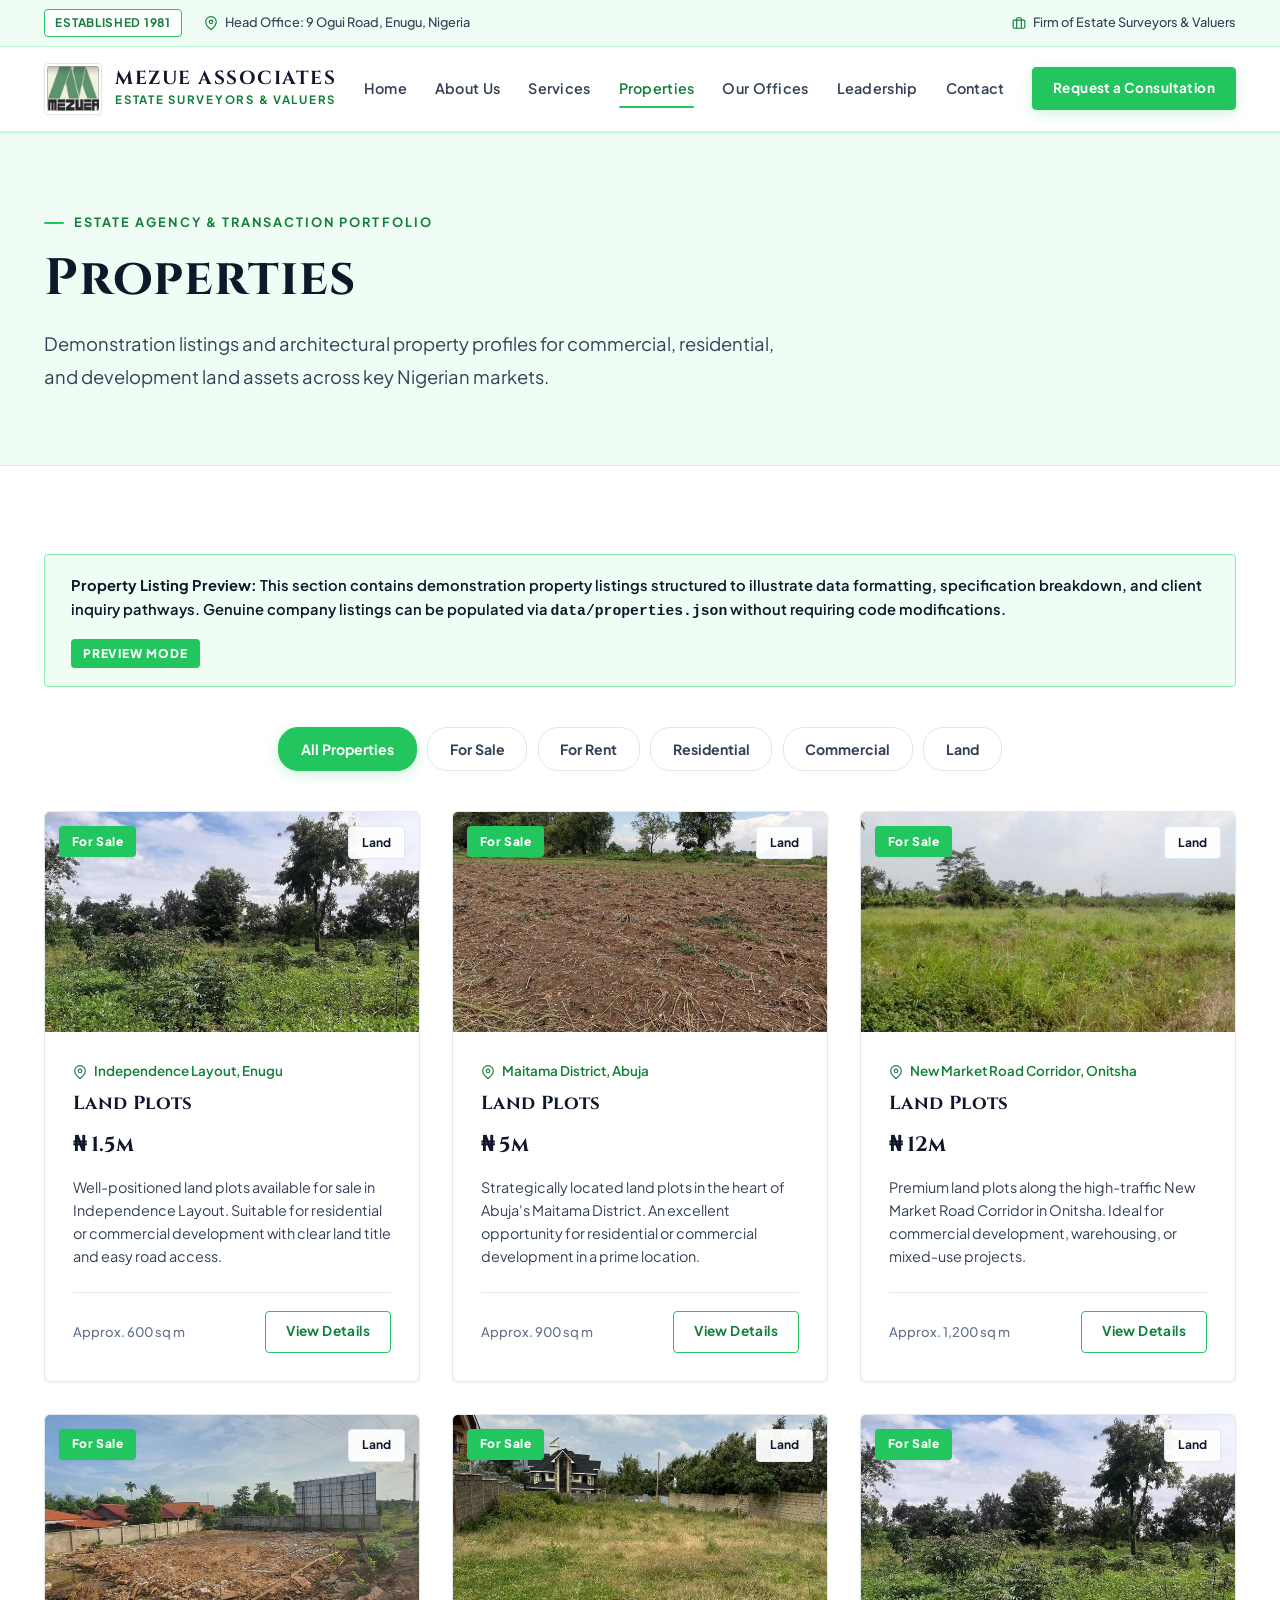
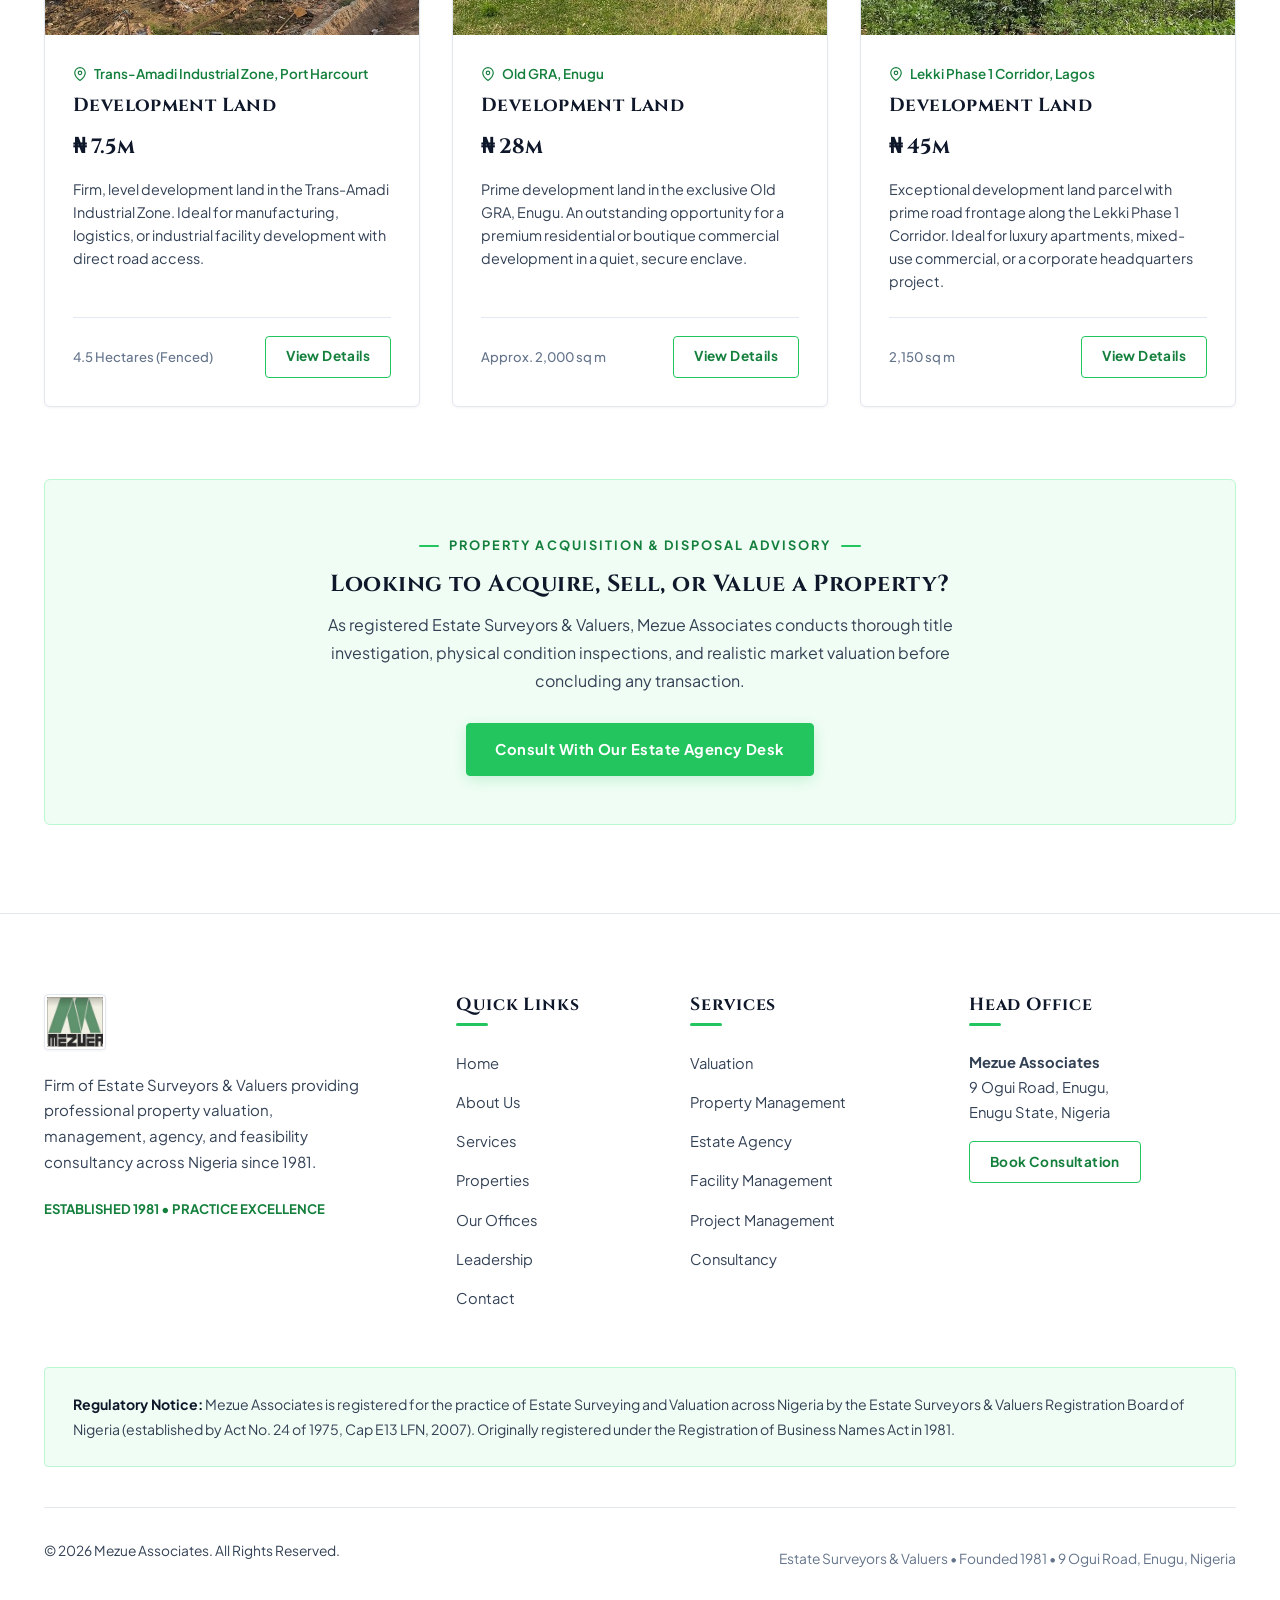
<file: properties.html>
<!DOCTYPE html>
<html lang="en">
<head>
  <meta charset="UTF-8">
  <meta name="viewport" content="width=device-width, initial-scale=1.0">
  <title>Properties | Mezue Associates — Estate Surveyors &amp; Valuers</title>
  <meta name="description" content="View property listing previews across residential, commercial and land categories across Nigeria. Managed by Mezue Associates, Estate Surveyors &amp; Valuers.">
  <link rel="icon" type="image/jpeg" href="assets/brand/official-logo.jpg">
  <link rel="stylesheet" href="css/main.css">
</head>
<body>

  <!-- Top Strip -->
  <div class="top-bar">
    <div class="container top-bar__inner">
      <div class="top-bar__meta">
        <span class="top-bar__badge">ESTABLISHED 1981</span>
        <div class="top-bar__item">
          <svg width="14" height="14" viewBox="0 0 24 24" fill="none" stroke="currentColor" stroke-width="2">
            <path d="M21 10c0 7-9 13-9 13s-9-6-9-13a9 9 0 0 1 18 0z"></path>
            <circle cx="12" cy="10" r="3"></circle>
          </svg>
          <span>Head Office: 9 Ogui Road, Enugu, Nigeria</span>
        </div>
      </div>
      <div class="top-bar__meta">
        <div class="top-bar__item">
          <svg width="14" height="14" viewBox="0 0 24 24" fill="none" stroke="currentColor" stroke-width="2">
            <rect x="2" y="7" width="20" height="14" rx="2" ry="2"></rect>
            <path d="M16 21V5a2 2 0 0 0-2-2h-4a2 2 0 0 0-2 2v16"></path>
          </svg>
          <span>Firm of Estate Surveyors &amp; Valuers</span>
        </div>
      </div>
    </div>
  </div>

  <!-- Navbar -->
  <header class="navbar" id="mainNavbar">
    <div class="container navbar__inner">
      <a href="index.html" class="navbar__brand" aria-label="Mezue Associates Homepage">
        <div class="brand-logo-frame">
          <img src="assets/brand/official-logo.jpg" alt="Mezue Associates Official Logo" class="navbar__logo-img">
        </div>
        <div class="brand-text-lockup">
          <span class="brand-name-title">MEZUE ASSOCIATES</span>
          <span class="brand-designation-sub">ESTATE SURVEYORS &amp; VALUERS</span>
        </div>
      </a>

      <nav class="nav-menu" id="primaryNav" aria-label="Primary Navigation">
        <a href="index.html" class="nav-link">Home</a>
        <a href="about.html" class="nav-link">About Us</a>
        <a href="services.html" class="nav-link">Services</a>
        <a href="properties.html" class="nav-link active">Properties</a>
        <a href="offices.html" class="nav-link">Our Offices</a>
        <a href="leadership.html" class="nav-link">Leadership</a>
        <a href="contact.html" class="nav-link">Contact</a>
      </nav>

      <div class="navbar__actions">
        <button class="btn btn--primary btn--sm js-open-consultation">
          Request a Consultation
        </button>
        <button class="nav-toggle" aria-controls="primaryNav" aria-expanded="false" aria-label="Toggle navigation menu">
          <span></span>
          <span></span>
          <span></span>
        </button>
      </div>
    </div>
  </header>

  <!-- Banner -->
  <section class="section section--mint" style="padding-top: 4.5rem; padding-bottom: 4.5rem;">
    <div class="container">
      <span class="eyebrow">Estate Agency &amp; Transaction Portfolio</span>
      <h1 style="color: var(--color-text-main); margin-bottom: 1rem;">Properties</h1>
      <p style="font-size: 1.15rem; color: var(--color-text-body); max-width: 760px; line-height: 1.8;">
        Demonstration listings and architectural property profiles for commercial, residential, and development land assets across key Nigerian markets.
      </p>
    </div>
  </section>

  <!-- Properties Explorer -->
  <section class="section">
    <div class="container">

      <!-- Notice Banner -->
      <div class="property-banner-notice">
        <div class="property-banner-notice__text">
          <strong>Property Listing Preview:</strong> This section contains demonstration property listings structured to illustrate data formatting, specification breakdown, and client inquiry pathways. Genuine company listings can be populated via <code>data/properties.json</code> without requiring code modifications.
        </div>
        <span class="property-banner-notice__tag">PREVIEW MODE</span>
      </div>

      <!-- Filter Tabs -->
      <div class="property-filters">
        <button class="filter-btn filter-btn--active" data-filter="all">All Properties</button>
        <button class="filter-btn" data-filter="sale">For Sale</button>
        <button class="filter-btn" data-filter="rent">For Rent</button>
        <button class="filter-btn" data-filter="residential">Residential</button>
        <button class="filter-btn" data-filter="commercial">Commercial</button>
        <button class="filter-btn" data-filter="land">Land</button>
      </div>

      <!-- Properties Grid -->
      <div class="properties-grid" id="propertiesGrid">
        <!-- Rendered dynamically by js/properties.js -->
      </div>

      <!-- Advisory Box -->
      <div style="margin-top: 4.5rem; background: var(--color-bg-mint); border: 1px solid var(--color-border-mint); border-radius: var(--radius-md); padding: 3rem; text-align: center;">
        <span class="eyebrow eyebrow--center">Property Acquisition &amp; Disposal Advisory</span>
        <h3 style="font-size: 1.45rem; color: var(--color-text-main); margin-bottom: 0.75rem;">Looking to Acquire, Sell, or Value a Property?</h3>
        <p style="max-width: 680px; margin: 0 auto 1.75rem; color: var(--color-text-body); line-height: 1.75;">
          As registered Estate Surveyors &amp; Valuers, Mezue Associates conducts thorough title investigation, physical condition inspections, and realistic market valuation before concluding any transaction.
        </p>
        <button class="btn btn--primary js-open-consultation" data-service="Estate Agency">
          Consult With Our Estate Agency Desk
        </button>
      </div>

    </div>
  </section>

  <!-- Footer -->
  <footer class="footer">
    <div class="container">
      <div class="footer-grid">
        <div class="footer-brand">
          <div class="footer-brand__frame">
            <img src="assets/brand/official-logo.jpg" alt="Mezue Associates Official Logo" class="footer-brand__logo">
          </div>
          <p class="footer-brand__tagline">
            Firm of Estate Surveyors &amp; Valuers providing professional property valuation, management, agency, and feasibility consultancy across Nigeria since 1981.
          </p>
          <p style="font-size:0.82rem; color:var(--color-primary-dark); font-weight:700;">ESTABLISHED 1981 &bull; PRACTICE EXCELLENCE</p>
        </div>

        <div>
          <h4 class="footer-heading">Quick Links</h4>
          <ul class="footer-links">
            <li><a href="index.html">Home</a></li>
            <li><a href="about.html">About Us</a></li>
            <li><a href="services.html">Services</a></li>
            <li><a href="properties.html">Properties</a></li>
            <li><a href="offices.html">Our Offices</a></li>
            <li><a href="leadership.html">Leadership</a></li>
            <li><a href="contact.html">Contact</a></li>
          </ul>
        </div>

        <div>
          <h4 class="footer-heading">Services</h4>
          <ul class="footer-links">
            <li><a href="services.html#property-valuation">Valuation</a></li>
            <li><a href="services.html#property-management">Property Management</a></li>
            <li><a href="services.html#estate-agency">Estate Agency</a></li>
            <li><a href="services.html#facility-management">Facility Management</a></li>
            <li><a href="services.html#project-management">Project Management</a></li>
            <li><a href="services.html#real-estate-consultancy">Consultancy</a></li>
          </ul>
        </div>

        <div>
          <h4 class="footer-heading">Head Office</h4>
          <p class="footer-office-address">
            <strong>Mezue Associates</strong><br>
            9 Ogui Road, Enugu,<br>
            Enugu State, Nigeria
          </p>
          <button class="btn btn--outline-green btn--sm js-open-consultation">
            Book Consultation
          </button>
        </div>
      </div>

      <!-- Regulatory Notice Box -->
      <div class="footer-regulatory-box">
        <p class="footer-regulatory-text">
          <strong>Regulatory Notice:</strong> Mezue Associates is registered for the practice of Estate Surveying and Valuation across Nigeria by the Estate Surveyors &amp; Valuers Registration Board of Nigeria (established by Act No. 24 of 1975, Cap E13 LFN, 2007). Originally registered under the Registration of Business Names Act in 1981.
        </p>
      </div>

      <div class="footer-bottom">
        <p>&copy; 2026 Mezue Associates. All Rights Reserved.</p>
        <p style="color: var(--color-text-muted); font-size: 0.86rem;">
          Estate Surveyors &amp; Valuers &bull; Founded 1981 &bull; 9 Ogui Road, Enugu, Nigeria
        </p>
      </div>
    </div>
  </footer>

  <!-- Reusable Consultation Modal -->
  <div class="modal-backdrop" id="consultationModal" role="dialog" aria-modal="true" aria-labelledby="modalTitle">
    <div class="modal-dialog">
      <div class="modal-header">
        <div>
          <span style="font-size:0.75rem; color:var(--color-primary-dark); text-transform:uppercase; letter-spacing:0.1em; font-weight:700;">Mezue Associates Practice Desk</span>
          <h3 id="modalTitle">Request a Professional Consultation</h3>
        </div>
        <button class="modal-close" aria-label="Close modal dialog">&times;</button>
      </div>
      <div class="modal-body">
        <div class="alert-feedback alert-feedback--success"></div>

        <form class="js-validate-form" novalidate>
          <div class="form-grid">
            <div class="form-group">
              <label class="form-label" for="modalName">Full Name *</label>
              <input type="text" id="modalName" name="fullName" class="form-control" placeholder="Full name" required>
              <span class="form-error">Please enter your full name.</span>
            </div>

            <div class="form-group">
              <label class="form-label" for="modalEmail">Email Address *</label>
              <input type="email" id="modalEmail" name="email" class="form-control" placeholder="name@domain.com" required>
              <span class="form-error">Please enter a valid email address.</span>
            </div>

            <div class="form-group">
              <label class="form-label" for="modalPhone">Phone Number *</label>
              <input type="tel" id="modalPhone" name="phone" class="form-control" placeholder="Phone number" required>
              <span class="form-error">Please enter a valid telephone number.</span>
            </div>

            <div class="form-group">
              <label class="form-label" for="modalService">Service Required *</label>
              <select id="modalService" name="service" class="form-control" required>
                <option value="">Select Service...</option>
                <option value="Property Valuation">Property Valuation</option>
                <option value="Property Management">Property Management</option>
                <option value="Estate Agency" selected>Estate Agency</option>
                <option value="Facility Management">Facility Management</option>
                <option value="Project Management">Project Management</option>
                <option value="Feasibility & Viability Appraisal">Feasibility &amp; Viability Appraisal</option>
                <option value="Real Estate Consultancy">Real Estate Consultancy</option>
                <option value="Property Rights Consultancy">Property Rights Consultancy</option>
                <option value="Other">Other</option>
              </select>
              <span class="form-error">Please select a service area.</span>
            </div>

            <div class="form-group form-group--full">
              <label class="form-label" for="modalLocation">Property / Project Location *</label>
              <input type="text" id="modalLocation" name="location" class="form-control" placeholder="e.g. Enugu, Onitsha, Abuja, Lagos, etc." required>
              <span class="form-error">Please specify location.</span>
            </div>

            <div class="form-group form-group--full">
              <label class="form-label" for="modalMessage">Scope &amp; Message *</label>
              <textarea id="modalMessage" name="message" class="form-control" rows="4" placeholder="Briefly describe your requirements..." required></textarea>
              <span class="form-error">Please provide a brief description (min 6 characters).</span>
            </div>
          </div>

          <div style="margin-top: 1.5rem; display: flex; justify-content: flex-end; gap: 1rem;">
            <button type="button" class="btn btn--outline-green btn--sm js-modal-close">Cancel</button>
            <button type="submit" class="btn btn--primary btn--sm">Send Enquiry</button>
          </div>
        </form>
      </div>
    </div>
  </div>

  <script src="js/main.js"></script>
  <script src="js/properties.js"></script>
</body>
</html>
</file>
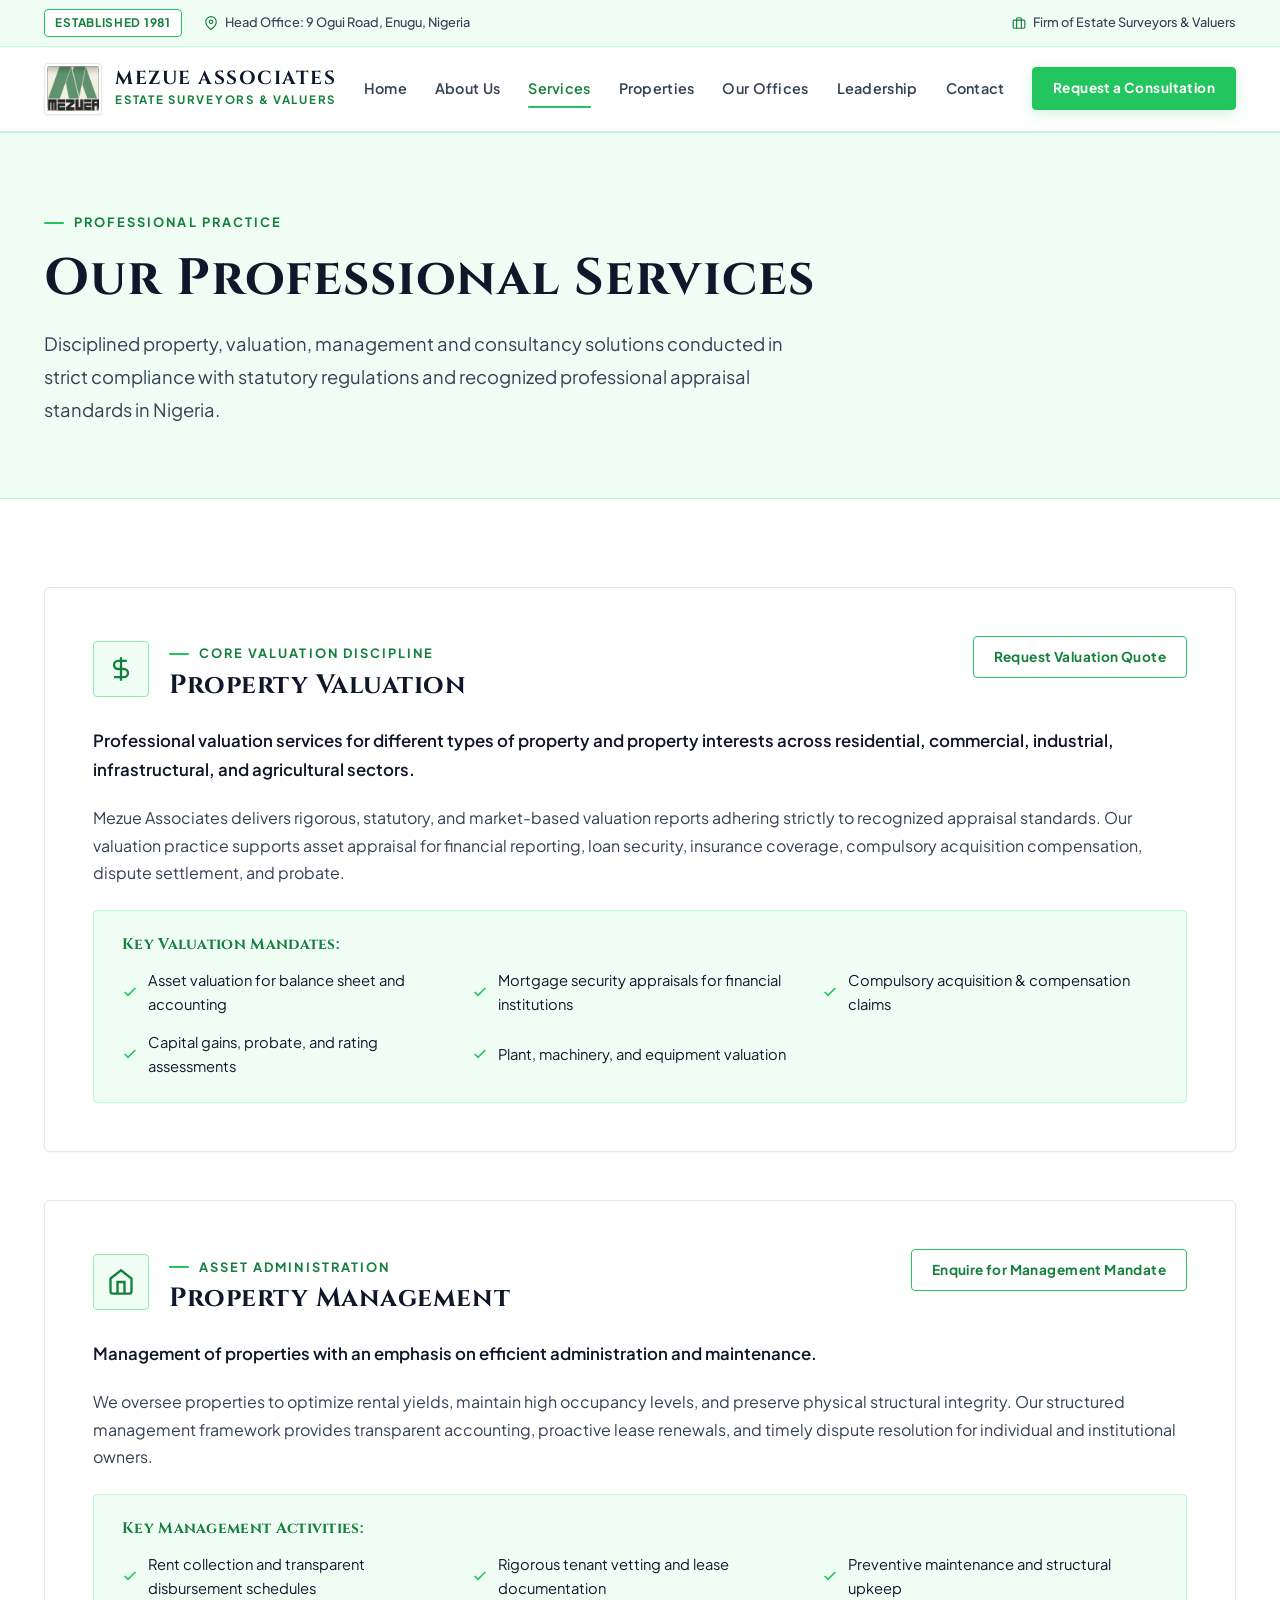
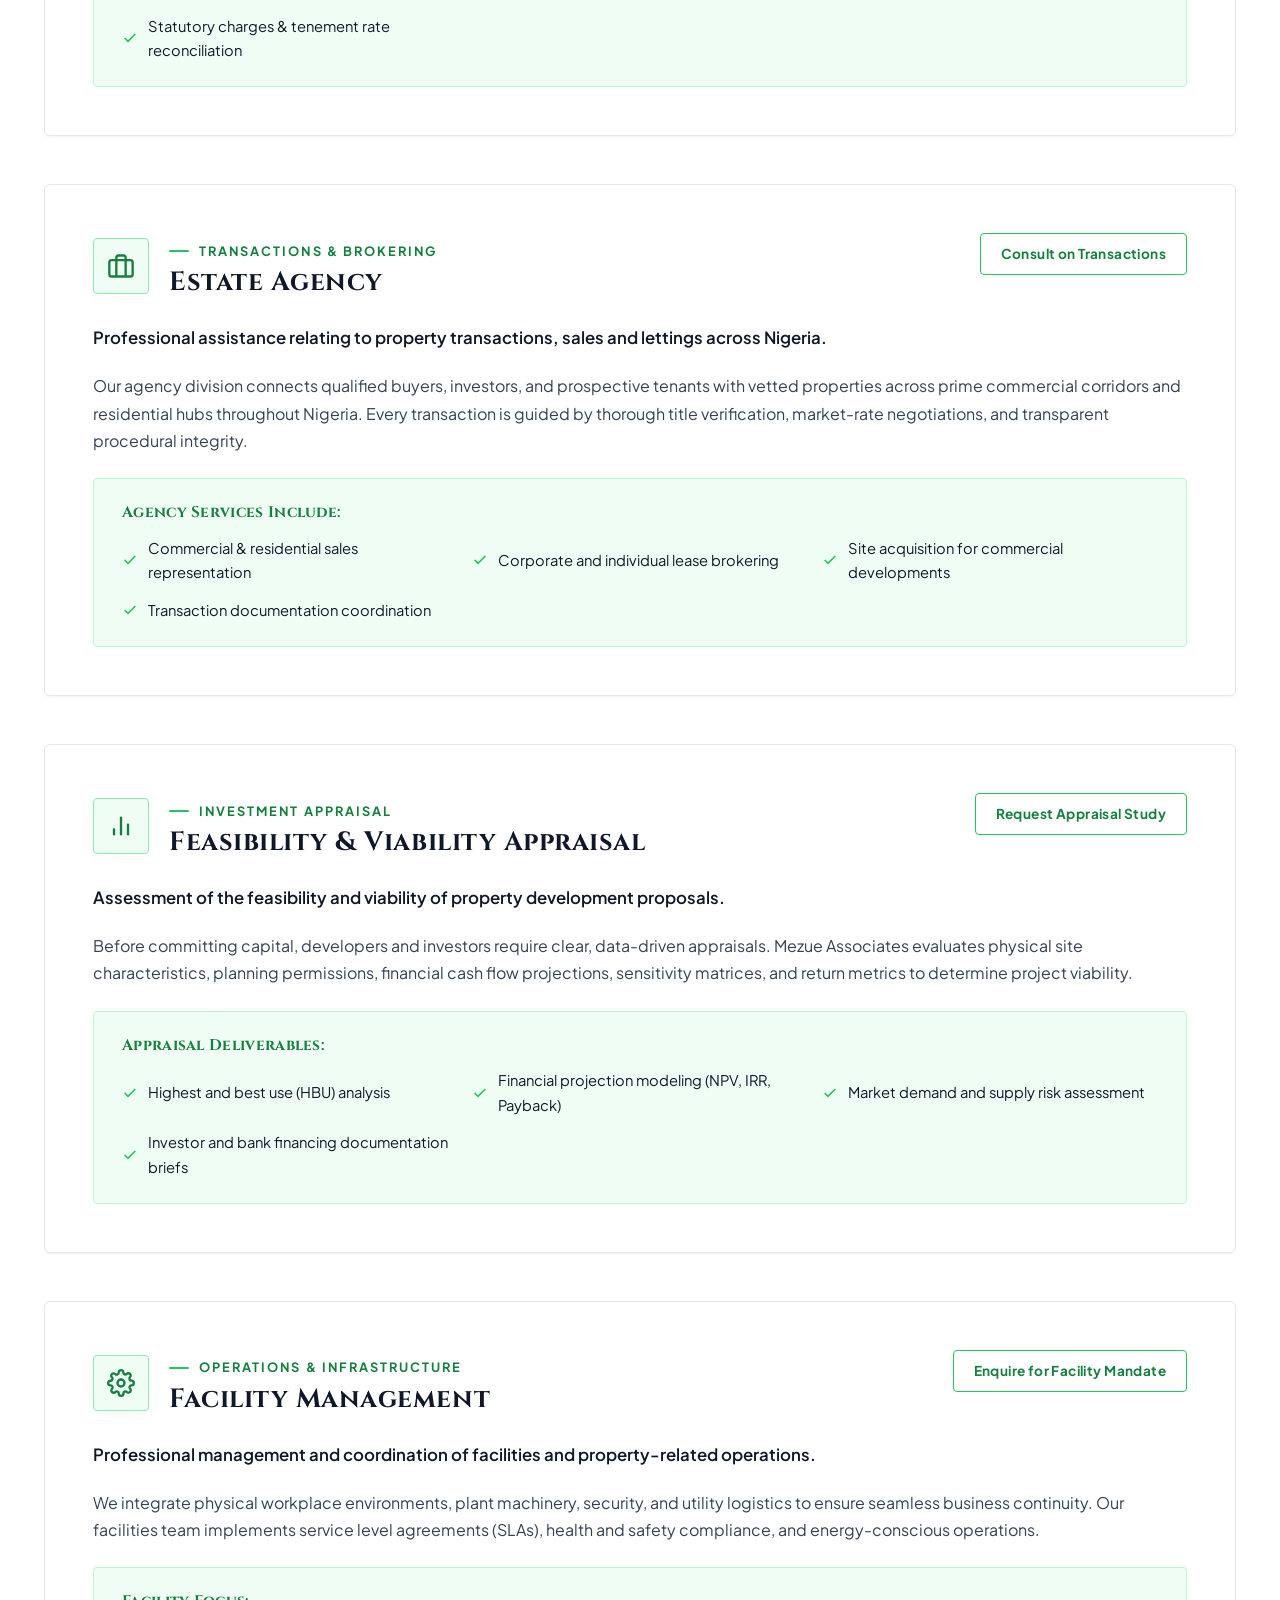
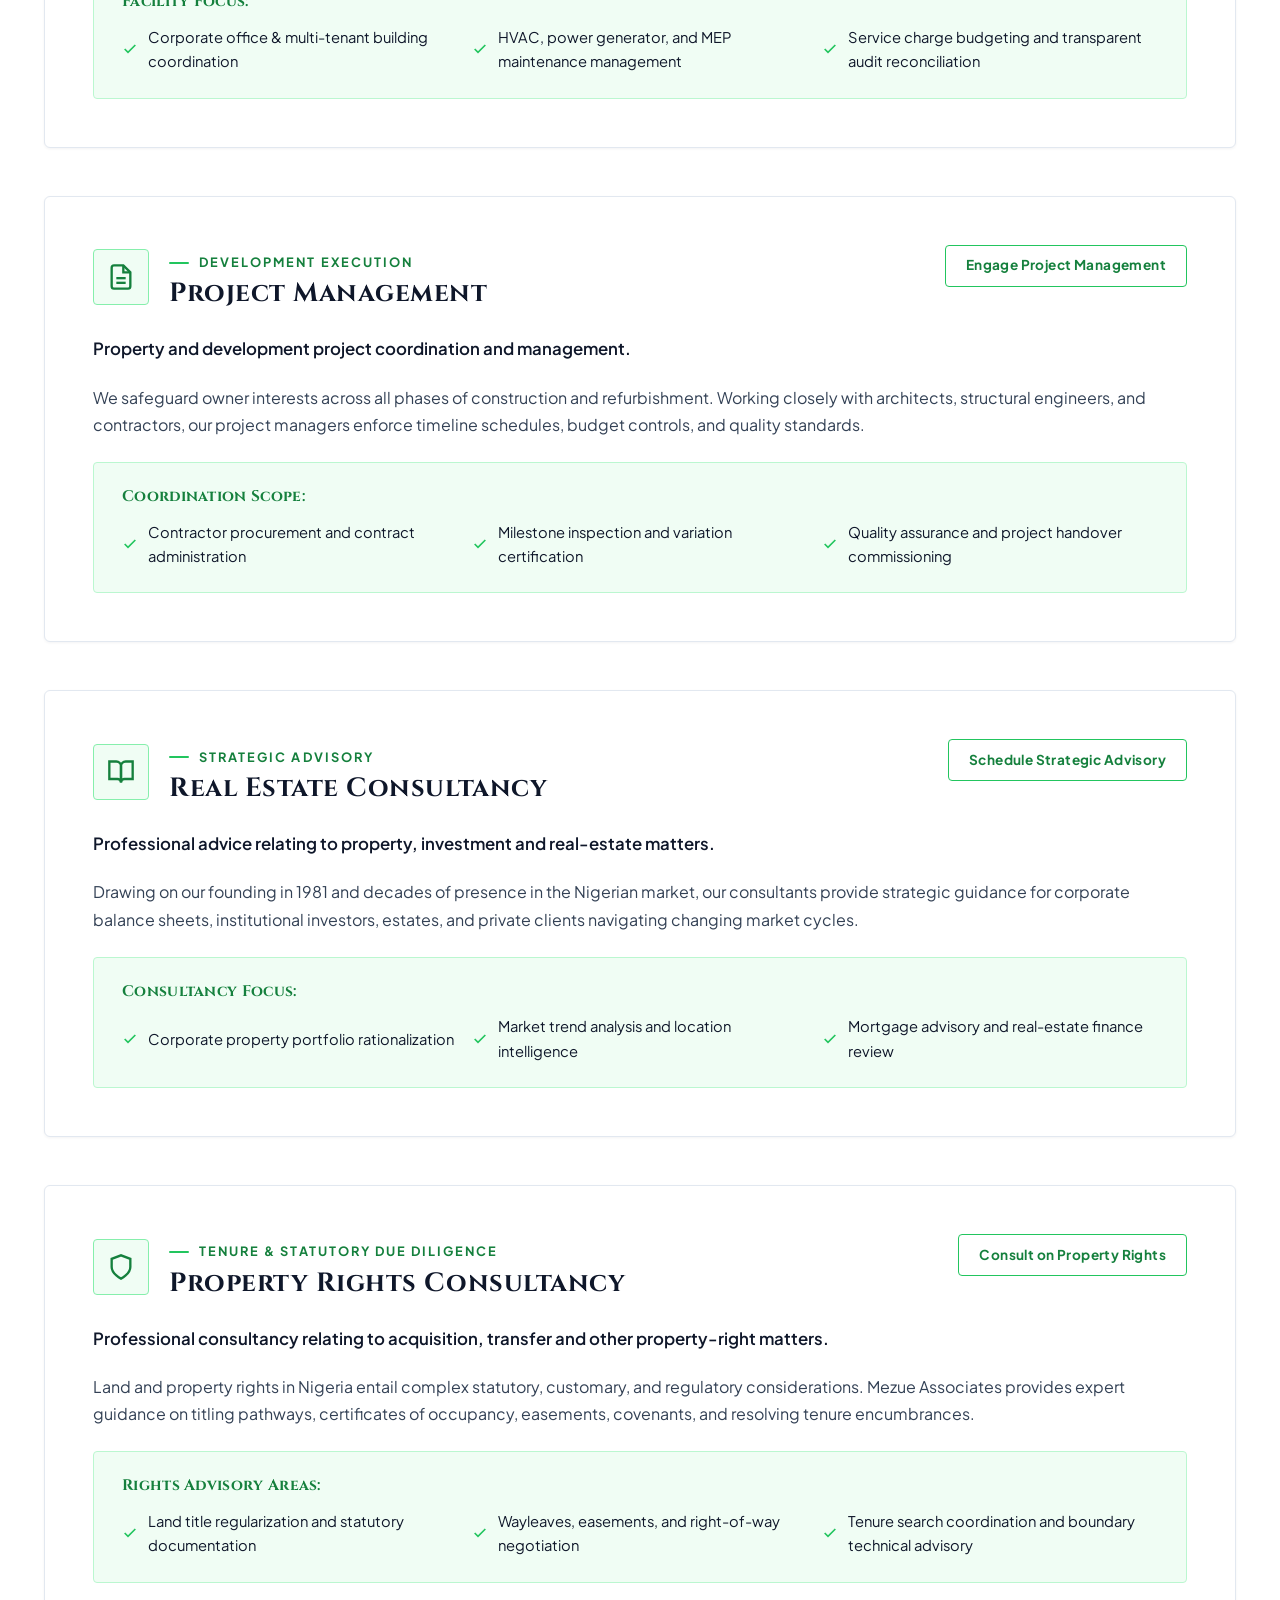
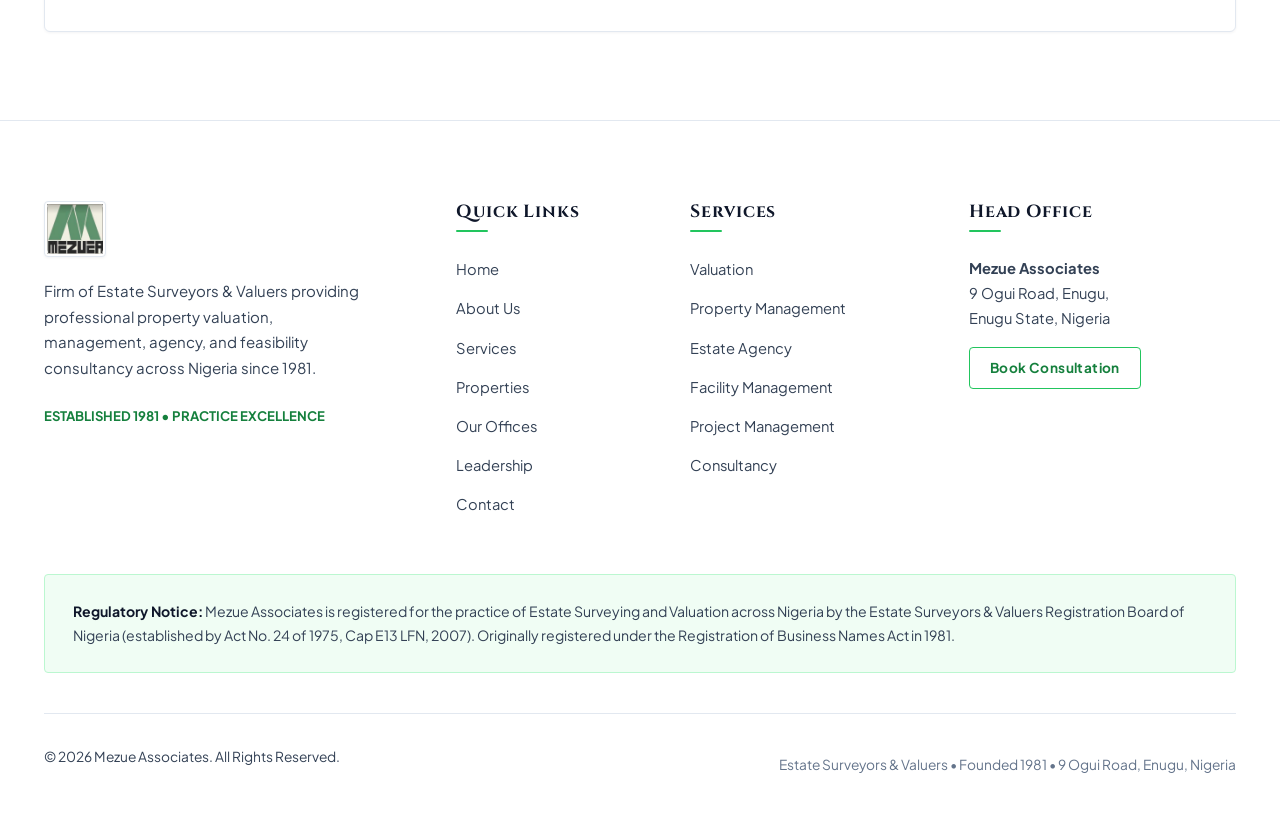
<file: services.html>
<!DOCTYPE html>
<html lang="en">
<head>
  <meta charset="UTF-8">
  <meta name="viewport" content="width=device-width, initial-scale=1.0">
  <title>Our Professional Services | Mezue Associates — Estate Surveyors &amp; Valuers</title>
  <meta name="description" content="Explore the professional surveying and valuation services offered by Mezue Associates, including property valuation, management, agency, feasibility, facility and project management.">
  <link rel="icon" type="image/jpeg" href="assets/brand/official-logo.jpg">
  <link rel="stylesheet" href="css/main.css">
</head>
<body>

  <!-- Top Strip -->
  <div class="top-bar">
    <div class="container top-bar__inner">
      <div class="top-bar__meta">
        <span class="top-bar__badge">ESTABLISHED 1981</span>
        <div class="top-bar__item">
          <svg width="14" height="14" viewBox="0 0 24 24" fill="none" stroke="currentColor" stroke-width="2">
            <path d="M21 10c0 7-9 13-9 13s-9-6-9-13a9 9 0 0 1 18 0z"></path>
            <circle cx="12" cy="10" r="3"></circle>
          </svg>
          <span>Head Office: 9 Ogui Road, Enugu, Nigeria</span>
        </div>
      </div>
      <div class="top-bar__meta">
        <div class="top-bar__item">
          <svg width="14" height="14" viewBox="0 0 24 24" fill="none" stroke="currentColor" stroke-width="2">
            <rect x="2" y="7" width="20" height="14" rx="2" ry="2"></rect>
            <path d="M16 21V5a2 2 0 0 0-2-2h-4a2 2 0 0 0-2 2v16"></path>
          </svg>
          <span>Firm of Estate Surveyors &amp; Valuers</span>
        </div>
      </div>
    </div>
  </div>

  <!-- Navbar -->
  <header class="navbar" id="mainNavbar">
    <div class="container navbar__inner">
      <a href="index.html" class="navbar__brand" aria-label="Mezue Associates Homepage">
        <div class="brand-logo-frame">
          <img src="assets/brand/official-logo.jpg" alt="Mezue Associates Official Logo" class="navbar__logo-img">
        </div>
        <div class="brand-text-lockup">
          <span class="brand-name-title">MEZUE ASSOCIATES</span>
          <span class="brand-designation-sub">ESTATE SURVEYORS &amp; VALUERS</span>
        </div>
      </a>

      <nav class="nav-menu" id="primaryNav" aria-label="Primary Navigation">
        <a href="index.html" class="nav-link">Home</a>
        <a href="about.html" class="nav-link">About Us</a>
        <a href="services.html" class="nav-link active">Services</a>
        <a href="properties.html" class="nav-link">Properties</a>
        <a href="offices.html" class="nav-link">Our Offices</a>
        <a href="leadership.html" class="nav-link">Leadership</a>
        <a href="contact.html" class="nav-link">Contact</a>
      </nav>

      <div class="navbar__actions">
        <button class="btn btn--primary btn--sm js-open-consultation">
          Request a Consultation
        </button>
        <button class="nav-toggle" aria-controls="primaryNav" aria-expanded="false" aria-label="Toggle navigation menu">
          <span></span>
          <span></span>
          <span></span>
        </button>
      </div>
    </div>
  </header>

  <!-- Banner -->
  <section class="section section--mint" style="padding-top: 4.5rem; padding-bottom: 4.5rem;">
    <div class="container">
      <span class="eyebrow">Professional Practice</span>
      <h1 style="color: var(--color-text-main); margin-bottom: 1rem;">Our Professional Services</h1>
      <p style="font-size: 1.15rem; color: var(--color-text-body); max-width: 760px; line-height: 1.8;">
        Disciplined property, valuation, management and consultancy solutions conducted in strict compliance with statutory regulations and recognized professional appraisal standards in Nigeria.
      </p>
    </div>
  </section>

  <!-- Detailed Services Catalog -->
  <section class="section">
    <div class="container" style="display: flex; flex-direction: column; gap: 3rem;">

      <!-- 1. Property Valuation -->
      <article class="service-detail-card" id="property-valuation">
        <div style="display:flex; align-items:flex-start; justify-content:space-between; flex-wrap:wrap; gap:1.5rem; margin-bottom:1.5rem;">
          <div style="display:flex; align-items:center; gap:1.25rem;">
            <div class="service-card__icon" style="margin-bottom:0; width:56px; height:56px;">
              <svg width="28" height="28" viewBox="0 0 24 24" fill="none" stroke="currentColor" stroke-width="2">
                <path d="M12 2v20M17 5H9.5a3.5 3.5 0 0 0 0 7h5a3.5 3.5 0 0 1 0 7H6"></path>
              </svg>
            </div>
            <div>
              <span class="eyebrow" style="margin-bottom:0.25rem;">Core Valuation Discipline</span>
              <h2 style="font-size:1.65rem; color:var(--color-text-main);">Property Valuation</h2>
            </div>
          </div>
          <button class="btn btn--outline-green btn--sm js-open-consultation" data-service="Property Valuation">
            Request Valuation Quote
          </button>
        </div>
        <p style="font-size:1.05rem; color:var(--color-text-main); line-height:1.75; margin-bottom:1.25rem; font-weight:600;">
          Professional valuation services for different types of property and property interests across residential, commercial, industrial, infrastructural, and agricultural sectors.
        </p>
        <p style="color:var(--color-text-body); line-height:1.7; margin-bottom:1.5rem;">
          Mezue Associates delivers rigorous, statutory, and market-based valuation reports adhering strictly to recognized appraisal standards. Our valuation practice supports asset appraisal for financial reporting, loan security, insurance coverage, compulsory acquisition compensation, dispute settlement, and probate.
        </p>
        <div class="service-feature-box">
          <h4 class="service-feature-title">Key Valuation Mandates:</h4>
          <ul class="service-feature-list">
            <li class="service-feature-item">
              <svg width="16" height="16" viewBox="0 0 24 24" fill="none" stroke="currentColor" stroke-width="2.5"><polyline points="20 6 9 17 4 12"></polyline></svg>
              Asset valuation for balance sheet and accounting
            </li>
            <li class="service-feature-item">
              <svg width="16" height="16" viewBox="0 0 24 24" fill="none" stroke="currentColor" stroke-width="2.5"><polyline points="20 6 9 17 4 12"></polyline></svg>
              Mortgage security appraisals for financial institutions
            </li>
            <li class="service-feature-item">
              <svg width="16" height="16" viewBox="0 0 24 24" fill="none" stroke="currentColor" stroke-width="2.5"><polyline points="20 6 9 17 4 12"></polyline></svg>
              Compulsory acquisition &amp; compensation claims
            </li>
            <li class="service-feature-item">
              <svg width="16" height="16" viewBox="0 0 24 24" fill="none" stroke="currentColor" stroke-width="2.5"><polyline points="20 6 9 17 4 12"></polyline></svg>
              Capital gains, probate, and rating assessments
            </li>
            <li class="service-feature-item">
              <svg width="16" height="16" viewBox="0 0 24 24" fill="none" stroke="currentColor" stroke-width="2.5"><polyline points="20 6 9 17 4 12"></polyline></svg>
              Plant, machinery, and equipment valuation
            </li>
          </ul>
        </div>
      </article>

      <!-- 2. Property Management -->
      <article class="service-detail-card" id="property-management">
        <div style="display:flex; align-items:flex-start; justify-content:space-between; flex-wrap:wrap; gap:1.5rem; margin-bottom:1.5rem;">
          <div style="display:flex; align-items:center; gap:1.25rem;">
            <div class="service-card__icon" style="margin-bottom:0; width:56px; height:56px;">
              <svg width="28" height="28" viewBox="0 0 24 24" fill="none" stroke="currentColor" stroke-width="2">
                <path d="M3 9l9-7 9 7v11a2 2 0 0 1-2 2H5a2 2 0 0 1-2-2z"></path>
                <polyline points="9 22 9 12 15 12 15 22"></polyline>
              </svg>
            </div>
            <div>
              <span class="eyebrow" style="margin-bottom:0.25rem;">Asset Administration</span>
              <h2 style="font-size:1.65rem; color:var(--color-text-main);">Property Management</h2>
            </div>
          </div>
          <button class="btn btn--outline-green btn--sm js-open-consultation" data-service="Property Management">
            Enquire for Management Mandate
          </button>
        </div>
        <p style="font-size:1.05rem; color:var(--color-text-main); line-height:1.75; margin-bottom:1.25rem; font-weight:600;">
          Management of properties with an emphasis on efficient administration and maintenance.
        </p>
        <p style="color:var(--color-text-body); line-height:1.7; margin-bottom:1.5rem;">
          We oversee properties to optimize rental yields, maintain high occupancy levels, and preserve physical structural integrity. Our structured management framework provides transparent accounting, proactive lease renewals, and timely dispute resolution for individual and institutional owners.
        </p>
        <div class="service-feature-box">
          <h4 class="service-feature-title">Key Management Activities:</h4>
          <ul class="service-feature-list">
            <li class="service-feature-item">
              <svg width="16" height="16" viewBox="0 0 24 24" fill="none" stroke="currentColor" stroke-width="2.5"><polyline points="20 6 9 17 4 12"></polyline></svg>
              Rent collection and transparent disbursement schedules
            </li>
            <li class="service-feature-item">
              <svg width="16" height="16" viewBox="0 0 24 24" fill="none" stroke="currentColor" stroke-width="2.5"><polyline points="20 6 9 17 4 12"></polyline></svg>
              Rigorous tenant vetting and lease documentation
            </li>
            <li class="service-feature-item">
              <svg width="16" height="16" viewBox="0 0 24 24" fill="none" stroke="currentColor" stroke-width="2.5"><polyline points="20 6 9 17 4 12"></polyline></svg>
              Preventive maintenance and structural upkeep
            </li>
            <li class="service-feature-item">
              <svg width="16" height="16" viewBox="0 0 24 24" fill="none" stroke="currentColor" stroke-width="2.5"><polyline points="20 6 9 17 4 12"></polyline></svg>
              Statutory charges &amp; tenement rate reconciliation
            </li>
          </ul>
        </div>
      </article>

      <!-- 3. Estate Agency -->
      <article class="service-detail-card" id="estate-agency">
        <div style="display:flex; align-items:flex-start; justify-content:space-between; flex-wrap:wrap; gap:1.5rem; margin-bottom:1.5rem;">
          <div style="display:flex; align-items:center; gap:1.25rem;">
            <div class="service-card__icon" style="margin-bottom:0; width:56px; height:56px;">
              <svg width="28" height="28" viewBox="0 0 24 24" fill="none" stroke="currentColor" stroke-width="2">
                <rect x="2" y="7" width="20" height="14" rx="2" ry="2"></rect>
                <path d="M16 21V5a2 2 0 0 0-2-2h-4a2 2 0 0 0-2 2v16"></path>
              </svg>
            </div>
            <div>
              <span class="eyebrow" style="margin-bottom:0.25rem;">Transactions &amp; Brokering</span>
              <h2 style="font-size:1.65rem; color:var(--color-text-main);">Estate Agency</h2>
            </div>
          </div>
          <button class="btn btn--outline-green btn--sm js-open-consultation" data-service="Estate Agency">
            Consult on Transactions
          </button>
        </div>
        <p style="font-size:1.05rem; color:var(--color-text-main); line-height:1.75; margin-bottom:1.25rem; font-weight:600;">
          Professional assistance relating to property transactions, sales and lettings across Nigeria.
        </p>
        <p style="color:var(--color-text-body); line-height:1.7; margin-bottom:1.5rem;">
          Our agency division connects qualified buyers, investors, and prospective tenants with vetted properties across prime commercial corridors and residential hubs throughout Nigeria. Every transaction is guided by thorough title verification, market-rate negotiations, and transparent procedural integrity.
        </p>
        <div class="service-feature-box">
          <h4 class="service-feature-title">Agency Services Include:</h4>
          <ul class="service-feature-list">
            <li class="service-feature-item">
              <svg width="16" height="16" viewBox="0 0 24 24" fill="none" stroke="currentColor" stroke-width="2.5"><polyline points="20 6 9 17 4 12"></polyline></svg>
              Commercial &amp; residential sales representation
            </li>
            <li class="service-feature-item">
              <svg width="16" height="16" viewBox="0 0 24 24" fill="none" stroke="currentColor" stroke-width="2.5"><polyline points="20 6 9 17 4 12"></polyline></svg>
              Corporate and individual lease brokering
            </li>
            <li class="service-feature-item">
              <svg width="16" height="16" viewBox="0 0 24 24" fill="none" stroke="currentColor" stroke-width="2.5"><polyline points="20 6 9 17 4 12"></polyline></svg>
              Site acquisition for commercial developments
            </li>
            <li class="service-feature-item">
              <svg width="16" height="16" viewBox="0 0 24 24" fill="none" stroke="currentColor" stroke-width="2.5"><polyline points="20 6 9 17 4 12"></polyline></svg>
              Transaction documentation coordination
            </li>
          </ul>
        </div>
      </article>

      <!-- 4. Feasibility & Viability Appraisal -->
      <article class="service-detail-card" id="feasibility-viability">
        <div style="display:flex; align-items:flex-start; justify-content:space-between; flex-wrap:wrap; gap:1.5rem; margin-bottom:1.5rem;">
          <div style="display:flex; align-items:center; gap:1.25rem;">
            <div class="service-card__icon" style="margin-bottom:0; width:56px; height:56px;">
              <svg width="28" height="28" viewBox="0 0 24 24" fill="none" stroke="currentColor" stroke-width="2">
                <line x1="18" y1="20" x2="18" y2="10"></line>
                <line x1="12" y1="20" x2="12" y2="4"></line>
                <line x1="6" y1="20" x2="6" y2="14"></line>
              </svg>
            </div>
            <div>
              <span class="eyebrow" style="margin-bottom:0.25rem;">Investment Appraisal</span>
              <h2 style="font-size:1.65rem; color:var(--color-text-main);">Feasibility &amp; Viability Appraisal</h2>
            </div>
          </div>
          <button class="btn btn--outline-green btn--sm js-open-consultation" data-service="Feasibility & Viability Appraisal">
            Request Appraisal Study
          </button>
        </div>
        <p style="font-size:1.05rem; color:var(--color-text-main); line-height:1.75; margin-bottom:1.25rem; font-weight:600;">
          Assessment of the feasibility and viability of property development proposals.
        </p>
        <p style="color:var(--color-text-body); line-height:1.7; margin-bottom:1.5rem;">
          Before committing capital, developers and investors require clear, data-driven appraisals. Mezue Associates evaluates physical site characteristics, planning permissions, financial cash flow projections, sensitivity matrices, and return metrics to determine project viability.
        </p>
        <div class="service-feature-box">
          <h4 class="service-feature-title">Appraisal Deliverables:</h4>
          <ul class="service-feature-list">
            <li class="service-feature-item">
              <svg width="16" height="16" viewBox="0 0 24 24" fill="none" stroke="currentColor" stroke-width="2.5"><polyline points="20 6 9 17 4 12"></polyline></svg>
              Highest and best use (HBU) analysis
            </li>
            <li class="service-feature-item">
              <svg width="16" height="16" viewBox="0 0 24 24" fill="none" stroke="currentColor" stroke-width="2.5"><polyline points="20 6 9 17 4 12"></polyline></svg>
              Financial projection modeling (NPV, IRR, Payback)
            </li>
            <li class="service-feature-item">
              <svg width="16" height="16" viewBox="0 0 24 24" fill="none" stroke="currentColor" stroke-width="2.5"><polyline points="20 6 9 17 4 12"></polyline></svg>
              Market demand and supply risk assessment
            </li>
            <li class="service-feature-item">
              <svg width="16" height="16" viewBox="0 0 24 24" fill="none" stroke="currentColor" stroke-width="2.5"><polyline points="20 6 9 17 4 12"></polyline></svg>
              Investor and bank financing documentation briefs
            </li>
          </ul>
        </div>
      </article>

      <!-- 5. Facility Management -->
      <article class="service-detail-card" id="facility-management">
        <div style="display:flex; align-items:flex-start; justify-content:space-between; flex-wrap:wrap; gap:1.5rem; margin-bottom:1.5rem;">
          <div style="display:flex; align-items:center; gap:1.25rem;">
            <div class="service-card__icon" style="margin-bottom:0; width:56px; height:56px;">
              <svg width="28" height="28" viewBox="0 0 24 24" fill="none" stroke="currentColor" stroke-width="2">
                <circle cx="12" cy="12" r="3"></circle>
                <path d="M19.4 15a1.65 1.65 0 0 0 .33 1.82l.06.06a2 2 0 0 1 0 2.83 2 2 0 0 1-2.83 0l-.06-.06a1.65 1.65 0 0 0-1.82-.33 1.65 1.65 0 0 0-1 1.51V21a2 2 0 0 1-2 2 2 2 0 0 1-2-2v-.09A1.65 1.65 0 0 0 9 19.4a1.65 1.65 0 0 0-1.82.33l-.06.06a2 2 0 0 1-2.83 0 2 2 0 0 1 0-2.83l.06-.06a1.65 1.65 0 0 0 .33-1.82 1.65 1.65 0 0 0-1.51-1H3a2 2 0 0 1-2-2 2 2 0 0 1 2-2h.09A1.65 1.65 0 0 0 4.6 9a1.65 1.65 0 0 0-.33-1.82l-.06-.06a2 2 0 0 1 0-2.83 2 2 0 0 1 2.83 0l.06.06a1.65 1.65 0 0 0 1.82.33H9a1.65 1.65 0 0 0 1-1.51V3a2 2 0 0 1 2-2 2 2 0 0 1 2 2v.09a1.65 1.65 0 0 0 1 1.51 1.65 1.65 0 0 0 1.82-.33l.06-.06a2 2 0 0 1 2.83 0 2 2 0 0 1 0 2.83l-.06.06a1.65 1.65 0 0 0-.33 1.82V9a1.65 1.65 0 0 0 1.51 1H21a2 2 0 0 1 2 2 2 2 0 0 1-2 2h-.09a1.65 1.65 0 0 0-1.51 1z"></path>
              </svg>
            </div>
            <div>
              <span class="eyebrow" style="margin-bottom:0.25rem;">Operations &amp; Infrastructure</span>
              <h2 style="font-size:1.65rem; color:var(--color-text-main);">Facility Management</h2>
            </div>
          </div>
          <button class="btn btn--outline-green btn--sm js-open-consultation" data-service="Facility Management">
            Enquire for Facility Mandate
          </button>
        </div>
        <p style="font-size:1.05rem; color:var(--color-text-main); line-height:1.75; margin-bottom:1.25rem; font-weight:600;">
          Professional management and coordination of facilities and property-related operations.
        </p>
        <p style="color:var(--color-text-body); line-height:1.7; margin-bottom:1.5rem;">
          We integrate physical workplace environments, plant machinery, security, and utility logistics to ensure seamless business continuity. Our facilities team implements service level agreements (SLAs), health and safety compliance, and energy-conscious operations.
        </p>
        <div class="service-feature-box">
          <h4 class="service-feature-title">Facility Focus:</h4>
          <ul class="service-feature-list">
            <li class="service-feature-item">
              <svg width="16" height="16" viewBox="0 0 24 24" fill="none" stroke="currentColor" stroke-width="2.5"><polyline points="20 6 9 17 4 12"></polyline></svg>
              Corporate office &amp; multi-tenant building coordination
            </li>
            <li class="service-feature-item">
              <svg width="16" height="16" viewBox="0 0 24 24" fill="none" stroke="currentColor" stroke-width="2.5"><polyline points="20 6 9 17 4 12"></polyline></svg>
              HVAC, power generator, and MEP maintenance management
            </li>
            <li class="service-feature-item">
              <svg width="16" height="16" viewBox="0 0 24 24" fill="none" stroke="currentColor" stroke-width="2.5"><polyline points="20 6 9 17 4 12"></polyline></svg>
              Service charge budgeting and transparent audit reconciliation
            </li>
          </ul>
        </div>
      </article>

      <!-- 6. Project Management -->
      <article class="service-detail-card" id="project-management">
        <div style="display:flex; align-items:flex-start; justify-content:space-between; flex-wrap:wrap; gap:1.5rem; margin-bottom:1.5rem;">
          <div style="display:flex; align-items:center; gap:1.25rem;">
            <div class="service-card__icon" style="margin-bottom:0; width:56px; height:56px;">
              <svg width="28" height="28" viewBox="0 0 24 24" fill="none" stroke="currentColor" stroke-width="2">
                <path d="M14 2H6a2 2 0 0 0-2 2v16a2 2 0 0 0 2 2h12a2 2 0 0 0 2-2V8z"></path>
                <polyline points="14 2 14 8 20 8"></polyline>
                <line x1="16" y1="13" x2="8" y2="13"></line>
                <line x1="16" y1="17" x2="8" y2="17"></line>
              </svg>
            </div>
            <div>
              <span class="eyebrow" style="margin-bottom:0.25rem;">Development Execution</span>
              <h2 style="font-size:1.65rem; color:var(--color-text-main);">Project Management</h2>
            </div>
          </div>
          <button class="btn btn--outline-green btn--sm js-open-consultation" data-service="Project Management">
            Engage Project Management
          </button>
        </div>
        <p style="font-size:1.05rem; color:var(--color-text-main); line-height:1.75; margin-bottom:1.25rem; font-weight:600;">
          Property and development project coordination and management.
        </p>
        <p style="color:var(--color-text-body); line-height:1.7; margin-bottom:1.5rem;">
          We safeguard owner interests across all phases of construction and refurbishment. Working closely with architects, structural engineers, and contractors, our project managers enforce timeline schedules, budget controls, and quality standards.
        </p>
        <div class="service-feature-box">
          <h4 class="service-feature-title">Coordination Scope:</h4>
          <ul class="service-feature-list">
            <li class="service-feature-item">
              <svg width="16" height="16" viewBox="0 0 24 24" fill="none" stroke="currentColor" stroke-width="2.5"><polyline points="20 6 9 17 4 12"></polyline></svg>
              Contractor procurement and contract administration
            </li>
            <li class="service-feature-item">
              <svg width="16" height="16" viewBox="0 0 24 24" fill="none" stroke="currentColor" stroke-width="2.5"><polyline points="20 6 9 17 4 12"></polyline></svg>
              Milestone inspection and variation certification
            </li>
            <li class="service-feature-item">
              <svg width="16" height="16" viewBox="0 0 24 24" fill="none" stroke="currentColor" stroke-width="2.5"><polyline points="20 6 9 17 4 12"></polyline></svg>
              Quality assurance and project handover commissioning
            </li>
          </ul>
        </div>
      </article>

      <!-- 7. Real Estate Consultancy -->
      <article class="service-detail-card" id="real-estate-consultancy">
        <div style="display:flex; align-items:flex-start; justify-content:space-between; flex-wrap:wrap; gap:1.5rem; margin-bottom:1.5rem;">
          <div style="display:flex; align-items:center; gap:1.25rem;">
            <div class="service-card__icon" style="margin-bottom:0; width:56px; height:56px;">
              <svg width="28" height="28" viewBox="0 0 24 24" fill="none" stroke="currentColor" stroke-width="2">
                <path d="M2 3h6a4 4 0 0 1 4 4v14a3 3 0 0 0-3-3H2z"></path>
                <path d="M22 3h-6a4 4 0 0 0-4 4v14a3 3 0 0 1 3-3h7z"></path>
              </svg>
            </div>
            <div>
              <span class="eyebrow" style="margin-bottom:0.25rem;">Strategic Advisory</span>
              <h2 style="font-size:1.65rem; color:var(--color-text-main);">Real Estate Consultancy</h2>
            </div>
          </div>
          <button class="btn btn--outline-green btn--sm js-open-consultation" data-service="Real Estate Consultancy">
            Schedule Strategic Advisory
          </button>
        </div>
        <p style="font-size:1.05rem; color:var(--color-text-main); line-height:1.75; margin-bottom:1.25rem; font-weight:600;">
          Professional advice relating to property, investment and real-estate matters.
        </p>
        <p style="color:var(--color-text-body); line-height:1.7; margin-bottom:1.5rem;">
          Drawing on our founding in 1981 and decades of presence in the Nigerian market, our consultants provide strategic guidance for corporate balance sheets, institutional investors, estates, and private clients navigating changing market cycles.
        </p>
        <div class="service-feature-box">
          <h4 class="service-feature-title">Consultancy Focus:</h4>
          <ul class="service-feature-list">
            <li class="service-feature-item">
              <svg width="16" height="16" viewBox="0 0 24 24" fill="none" stroke="currentColor" stroke-width="2.5"><polyline points="20 6 9 17 4 12"></polyline></svg>
              Corporate property portfolio rationalization
            </li>
            <li class="service-feature-item">
              <svg width="16" height="16" viewBox="0 0 24 24" fill="none" stroke="currentColor" stroke-width="2.5"><polyline points="20 6 9 17 4 12"></polyline></svg>
              Market trend analysis and location intelligence
            </li>
            <li class="service-feature-item">
              <svg width="16" height="16" viewBox="0 0 24 24" fill="none" stroke="currentColor" stroke-width="2.5"><polyline points="20 6 9 17 4 12"></polyline></svg>
              Mortgage advisory and real-estate finance review
            </li>
          </ul>
        </div>
      </article>

      <!-- 8. Property Rights Consultancy -->
      <article class="service-detail-card" id="property-rights-consultancy">
        <div style="display:flex; align-items:flex-start; justify-content:space-between; flex-wrap:wrap; gap:1.5rem; margin-bottom:1.5rem;">
          <div style="display:flex; align-items:center; gap:1.25rem;">
            <div class="service-card__icon" style="margin-bottom:0; width:56px; height:56px;">
              <svg width="28" height="28" viewBox="0 0 24 24" fill="none" stroke="currentColor" stroke-width="2">
                <path d="M12 22s8-4 8-10V5l-8-3-8 3v7c0 6 8 10 8 10z"></path>
              </svg>
            </div>
            <div>
              <span class="eyebrow" style="margin-bottom:0.25rem;">Tenure &amp; Statutory Due Diligence</span>
              <h2 style="font-size:1.65rem; color:var(--color-text-main);">Property Rights Consultancy</h2>
            </div>
          </div>
          <button class="btn btn--outline-green btn--sm js-open-consultation" data-service="Property Rights Consultancy">
            Consult on Property Rights
          </button>
        </div>
        <p style="font-size:1.05rem; color:var(--color-text-main); line-height:1.75; margin-bottom:1.25rem; font-weight:600;">
          Professional consultancy relating to acquisition, transfer and other property-right matters.
        </p>
        <p style="color:var(--color-text-body); line-height:1.7; margin-bottom:1.5rem;">
          Land and property rights in Nigeria entail complex statutory, customary, and regulatory considerations. Mezue Associates provides expert guidance on titling pathways, certificates of occupancy, easements, covenants, and resolving tenure encumbrances.
        </p>
        <div class="service-feature-box">
          <h4 class="service-feature-title">Rights Advisory Areas:</h4>
          <ul class="service-feature-list">
            <li class="service-feature-item">
              <svg width="16" height="16" viewBox="0 0 24 24" fill="none" stroke="currentColor" stroke-width="2.5"><polyline points="20 6 9 17 4 12"></polyline></svg>
              Land title regularization and statutory documentation
            </li>
            <li class="service-feature-item">
              <svg width="16" height="16" viewBox="0 0 24 24" fill="none" stroke="currentColor" stroke-width="2.5"><polyline points="20 6 9 17 4 12"></polyline></svg>
              Wayleaves, easements, and right-of-way negotiation
            </li>
            <li class="service-feature-item">
              <svg width="16" height="16" viewBox="0 0 24 24" fill="none" stroke="currentColor" stroke-width="2.5"><polyline points="20 6 9 17 4 12"></polyline></svg>
              Tenure search coordination and boundary technical advisory
            </li>
          </ul>
        </div>
      </article>

    </div>
  </section>

  <!-- Footer -->
  <footer class="footer">
    <div class="container">
      <div class="footer-grid">
        <div class="footer-brand">
          <div class="footer-brand__frame">
            <img src="assets/brand/official-logo.jpg" alt="Mezue Associates Official Logo" class="footer-brand__logo">
          </div>
          <p class="footer-brand__tagline">
            Firm of Estate Surveyors &amp; Valuers providing professional property valuation, management, agency, and feasibility consultancy across Nigeria since 1981.
          </p>
          <p style="font-size:0.82rem; color:var(--color-primary-dark); font-weight:700;">ESTABLISHED 1981 &bull; PRACTICE EXCELLENCE</p>
        </div>

        <div>
          <h4 class="footer-heading">Quick Links</h4>
          <ul class="footer-links">
            <li><a href="index.html">Home</a></li>
            <li><a href="about.html">About Us</a></li>
            <li><a href="services.html">Services</a></li>
            <li><a href="properties.html">Properties</a></li>
            <li><a href="offices.html">Our Offices</a></li>
            <li><a href="leadership.html">Leadership</a></li>
            <li><a href="contact.html">Contact</a></li>
          </ul>
        </div>

        <div>
          <h4 class="footer-heading">Services</h4>
          <ul class="footer-links">
            <li><a href="services.html#property-valuation">Valuation</a></li>
            <li><a href="services.html#property-management">Property Management</a></li>
            <li><a href="services.html#estate-agency">Estate Agency</a></li>
            <li><a href="services.html#facility-management">Facility Management</a></li>
            <li><a href="services.html#project-management">Project Management</a></li>
            <li><a href="services.html#real-estate-consultancy">Consultancy</a></li>
          </ul>
        </div>

        <div>
          <h4 class="footer-heading">Head Office</h4>
          <p class="footer-office-address">
            <strong>Mezue Associates</strong><br>
            9 Ogui Road, Enugu,<br>
            Enugu State, Nigeria
          </p>
          <button class="btn btn--outline-green btn--sm js-open-consultation">
            Book Consultation
          </button>
        </div>
      </div>

      <!-- Regulatory Notice Box -->
      <div class="footer-regulatory-box">
        <p class="footer-regulatory-text">
          <strong>Regulatory Notice:</strong> Mezue Associates is registered for the practice of Estate Surveying and Valuation across Nigeria by the Estate Surveyors &amp; Valuers Registration Board of Nigeria (established by Act No. 24 of 1975, Cap E13 LFN, 2007). Originally registered under the Registration of Business Names Act in 1981.
        </p>
      </div>

      <div class="footer-bottom">
        <p>&copy; 2026 Mezue Associates. All Rights Reserved.</p>
        <p style="color: var(--color-text-muted); font-size: 0.86rem;">
          Estate Surveyors &amp; Valuers &bull; Founded 1981 &bull; 9 Ogui Road, Enugu, Nigeria
        </p>
      </div>
    </div>
  </footer>

  <!-- Reusable Consultation Modal -->
  <div class="modal-backdrop" id="consultationModal" role="dialog" aria-modal="true" aria-labelledby="modalTitle">
    <div class="modal-dialog">
      <div class="modal-header">
        <div>
          <span style="font-size:0.75rem; color:var(--color-primary-dark); text-transform:uppercase; letter-spacing:0.1em; font-weight:700;">Mezue Associates Practice Desk</span>
          <h3 id="modalTitle">Request a Professional Consultation</h3>
        </div>
        <button class="modal-close" aria-label="Close modal dialog">&times;</button>
      </div>
      <div class="modal-body">
        <div class="alert-feedback alert-feedback--success"></div>

        <form class="js-validate-form" novalidate>
          <div class="form-grid">
            <div class="form-group">
              <label class="form-label" for="modalName">Full Name *</label>
              <input type="text" id="modalName" name="fullName" class="form-control" placeholder="Full name" required>
              <span class="form-error">Please enter your full name.</span>
            </div>

            <div class="form-group">
              <label class="form-label" for="modalEmail">Email Address *</label>
              <input type="email" id="modalEmail" name="email" class="form-control" placeholder="name@domain.com" required>
              <span class="form-error">Please enter a valid email address.</span>
            </div>

            <div class="form-group">
              <label class="form-label" for="modalPhone">Phone Number *</label>
              <input type="tel" id="modalPhone" name="phone" class="form-control" placeholder="Phone number" required>
              <span class="form-error">Please enter a valid telephone number.</span>
            </div>

            <div class="form-group">
              <label class="form-label" for="modalService">Service Required *</label>
              <select id="modalService" name="service" class="form-control" required>
                <option value="">Select Service...</option>
                <option value="Property Valuation">Property Valuation</option>
                <option value="Property Management">Property Management</option>
                <option value="Estate Agency">Estate Agency</option>
                <option value="Facility Management">Facility Management</option>
                <option value="Project Management">Project Management</option>
                <option value="Feasibility & Viability Appraisal">Feasibility &amp; Viability Appraisal</option>
                <option value="Real Estate Consultancy">Real Estate Consultancy</option>
                <option value="Property Rights Consultancy">Property Rights Consultancy</option>
                <option value="Other">Other</option>
              </select>
              <span class="form-error">Please select a service area.</span>
            </div>

            <div class="form-group form-group--full">
              <label class="form-label" for="modalLocation">Property / Project Location *</label>
              <input type="text" id="modalLocation" name="location" class="form-control" placeholder="e.g. Enugu, Onitsha, Abuja, Lagos, etc." required>
              <span class="form-error">Please specify location.</span>
            </div>

            <div class="form-group form-group--full">
              <label class="form-label" for="modalMessage">Scope &amp; Message *</label>
              <textarea id="modalMessage" name="message" class="form-control" rows="4" placeholder="Briefly describe your requirements..." required></textarea>
              <span class="form-error">Please provide a brief description (min 6 characters).</span>
            </div>
          </div>

          <div style="margin-top: 1.5rem; display: flex; justify-content: flex-end; gap: 1rem;">
            <button type="button" class="btn btn--outline-green btn--sm js-modal-close">Cancel</button>
            <button type="submit" class="btn btn--primary btn--sm">Send Enquiry</button>
          </div>
        </form>
      </div>
    </div>
  </div>

  <script src="js/main.js"></script>
</body>
</html>
</file>
<file: css/main.css>
/* ==========================================================================
   MEZUE ASSOCIATES — ESTATE SURVEYORS & VALUERS
   Official Corporate Stylesheet (Est. 1981)
   Brand Identity: Refined Light Green (#22C55E), Pure White & Soft Mint (#F0FDF4)
   ========================================================================== */

@import url('https://fonts.googleapis.com/css2?family=Cinzel:wght@600;700;800&family=Plus+Jakarta+Sans:wght@400;500;600;700;800&display=swap');

/* --- CSS Variables & Design Tokens --- */
:root {
  /* Primary Brand Light Corporate Green */
  --color-primary: #22C55E;
  --color-primary-hover: #16A34A;
  --color-primary-dark: #15803D;
  --color-primary-light: #4ADE80;
  --color-primary-subtle: #86EFAC;

  /* Surfaces & Backgrounds */
  --color-bg-page: #FFFFFF;
  --color-bg-card: #FFFFFF;
  --color-bg-mint: #F0FDF4; /* Soft Mint Tint */
  --color-bg-mint-alt: #DCFCE7;
  --color-bg-subtle: #F8FAFC;
  --color-bg-surface: #FFFFFF;

  /* Contrast & Typography Colors */
  --color-text-main: #0F172A; /* Deep Slate / Charcoal */
  --color-text-body: #334155; /* Neutral Dark Slate */
  --color-text-muted: #64748B;
  --color-text-green: #15803D; /* High contrast text accent */
  --color-white: #FFFFFF;

  /* Borders & Dividers */
  --color-border-subtle: #E2E8F0;
  --color-border-mint: #BBF7D0;
  --color-border-green: #86EFAC;
  --color-border-focus: #22C55E;

  /* Status Colors */
  --color-success: #16A34A;
  --color-error: #DC2626;
  --color-warning: #D97706;

  /* Typography */
  --font-serif: 'Cinzel', 'Playfair Display', Georgia, serif;
  --font-sans: 'Plus Jakarta Sans', -apple-system, BlinkMacSystemFont, 'Segoe UI', Roboto, sans-serif;

  /* Layout & Spacing */
  --container-max-width: 1240px;
  --container-wide-width: 1360px;
  --nav-height: 84px;
  --nav-height-compact: 70px;
  --radius-sm: 4px;
  --radius-md: 6px;
  --radius-lg: 8px;

  /* Subtle Crisp Elevation */
  --shadow-sm: 0 1px 3px rgba(15, 23, 42, 0.05);
  --shadow-md: 0 4px 14px rgba(15, 23, 42, 0.07);
  --shadow-lg: 0 10px 25px rgba(15, 23, 42, 0.08);
  --shadow-green: 0 4px 14px rgba(34, 197, 94, 0.2);

  /* Transitions */
  --transition-fast: 0.16s ease;
  --transition-base: 0.24s ease;
}

/* --- Base & Reset --- */
*, *::before, *::after {
  box-sizing: border-box;
  margin: 0;
  padding: 0;
}

html {
  font-size: 16px;
  scroll-behavior: smooth;
  scroll-padding-top: calc(var(--nav-height) + 16px);
  -webkit-text-size-adjust: 100%;
}

body {
  font-family: var(--font-sans);
  color: var(--color-text-body);
  background-color: var(--color-bg-page);
  line-height: 1.65;
  -webkit-font-smoothing: antialiased;
  -moz-osx-font-smoothing: grayscale;
  overflow-x: hidden;
}

img, svg {
  display: block;
  max-width: 100%;
  height: auto;
}

a {
  color: inherit;
  text-decoration: none;
  transition: color var(--transition-fast);
}

button, input, select, textarea {
  font: inherit;
  color: inherit;
}

button {
  cursor: pointer;
  background: none;
  border: none;
}

ul, ol {
  list-style: none;
}

/* --- Typography --- */
h1, h2, h3, h4, .font-serif {
  font-family: var(--font-serif);
  color: var(--color-text-main);
  font-weight: 700;
  letter-spacing: 0.02em;
  line-height: 1.25;
}

h1 {
  font-size: clamp(2.2rem, 4vw, 3.5rem);
}

h2 {
  font-size: clamp(1.65rem, 2.7vw, 2.35rem);
}

h3 {
  font-size: clamp(1.22rem, 2vw, 1.55rem);
}

h4 {
  font-size: 1.1rem;
}

p {
  margin-bottom: 1rem;
  color: var(--color-text-body);
}

p:last-child {
  margin-bottom: 0;
}

.text-green {
  color: var(--color-primary-dark) !important;
}

.text-slate {
  color: var(--color-text-main) !important;
}

.text-muted {
  color: var(--color-text-muted) !important;
}

.eyebrow {
  display: inline-flex;
  align-items: center;
  gap: 10px;
  font-size: 0.8rem;
  font-weight: 700;
  letter-spacing: 0.16em;
  text-transform: uppercase;
  color: var(--color-primary-dark);
  margin-bottom: 0.85rem;
}

.eyebrow::before {
  content: '';
  display: inline-block;
  width: 20px;
  height: 2px;
  background: var(--color-primary);
  border-radius: 2px;
}

.eyebrow--center::before, .eyebrow--center::after {
  content: '';
  display: inline-block;
  width: 20px;
  height: 2px;
  background: var(--color-primary);
  border-radius: 2px;
}

/* --- Layout Containers --- */
.container {
  width: 100%;
  max-width: var(--container-max-width);
  margin-left: auto;
  margin-right: auto;
  padding-left: 1.5rem;
  padding-right: 1.5rem;
}

.container-wide {
  width: 100%;
  max-width: var(--container-wide-width);
  margin-left: auto;
  margin-right: auto;
  padding-left: 1.5rem;
  padding-right: 1.5rem;
}

.section {
  padding-top: 5.5rem;
  padding-bottom: 5.5rem;
  position: relative;
  background-color: var(--color-bg-page);
}

.section--sm {
  padding-top: 3.5rem;
  padding-bottom: 3.5rem;
}

.section--mint {
  background-color: var(--color-bg-mint);
  border-top: 1px solid var(--color-border-mint);
  border-bottom: 1px solid var(--color-border-mint);
}

.section--subtle {
  background-color: var(--color-bg-subtle);
  border-top: 1px solid var(--color-border-subtle);
  border-bottom: 1px solid var(--color-border-subtle);
}

.section-header {
  max-width: 740px;
  margin-bottom: 3.5rem;
}

.section-header--center {
  margin-left: auto;
  margin-right: auto;
  text-align: center;
}

.section-header h2 {
  margin-bottom: 1rem;
}

.section-header p {
  font-size: 1.05rem;
  line-height: 1.75;
  color: var(--color-text-body);
}

/* --- Buttons --- */
.btn {
  display: inline-flex;
  align-items: center;
  justify-content: center;
  gap: 0.65rem;
  padding: 0.85rem 1.75rem;
  font-size: 0.92rem;
  font-weight: 700;
  letter-spacing: 0.03em;
  border-radius: var(--radius-sm);
  transition: all var(--transition-base);
  text-align: center;
  white-space: nowrap;
  border: 1px solid transparent;
}

/* Primary Solid Light Green Button */
.btn--primary {
  background: var(--color-primary);
  color: var(--color-white);
  border-color: var(--color-primary);
  box-shadow: var(--shadow-green);
}

.btn--primary:hover {
  background: var(--color-primary-hover);
  border-color: var(--color-primary-hover);
  color: var(--color-white);
  transform: translateY(-2px);
  box-shadow: 0 6px 18px rgba(34, 197, 94, 0.35);
}

/* Outline Green Button */
.btn--outline-green {
  background: var(--color-white);
  color: var(--color-primary-dark);
  border-color: var(--color-primary);
}

.btn--outline-green:hover {
  background: var(--color-bg-mint);
  border-color: var(--color-primary-dark);
  color: var(--color-primary-dark);
  transform: translateY(-2px);
}

/* Outline Slate Button */
.btn--outline-slate {
  background: var(--color-white);
  color: var(--color-text-main);
  border-color: var(--color-border-subtle);
}

.btn--outline-slate:hover {
  background: var(--color-bg-subtle);
  border-color: var(--color-text-main);
  color: var(--color-text-main);
  transform: translateY(-2px);
}

.btn--sm {
  padding: 0.55rem 1.25rem;
  font-size: 0.85rem;
}

.btn--lg {
  padding: 1.05rem 2.25rem;
  font-size: 1rem;
}

.btn--full {
  width: 100%;
}

/* --- Top Utility Bar --- */
.top-bar {
  background-color: var(--color-bg-mint);
  color: var(--color-text-body);
  font-size: 0.8rem;
  padding: 0.55rem 0;
  border-bottom: 1px solid var(--color-border-mint);
}

.top-bar__inner {
  display: flex;
  align-items: center;
  justify-content: space-between;
  flex-wrap: wrap;
  gap: 0.75rem;
}

.top-bar__meta {
  display: flex;
  align-items: center;
  gap: 1.35rem;
  flex-wrap: wrap;
}

.top-bar__item {
  display: inline-flex;
  align-items: center;
  gap: 0.45rem;
  font-weight: 500;
}

.top-bar__item svg {
  color: var(--color-primary-dark);
}

.top-bar__badge {
  display: inline-block;
  padding: 0.2rem 0.65rem;
  background: var(--color-white);
  border: 1px solid var(--color-primary);
  color: var(--color-primary-dark);
  border-radius: var(--radius-sm);
  font-weight: 700;
  letter-spacing: 0.06em;
  font-size: 0.74rem;
}

/* --- Sticky Responsive Navbar --- */
.navbar {
  position: sticky;
  top: 0;
  left: 0;
  width: 100%;
  z-index: 1000;
  background-color: var(--color-white);
  border-bottom: 1px solid var(--color-border-subtle);
  transition: all var(--transition-base);
}

.navbar--scrolled {
  background-color: rgba(255, 255, 255, 0.98);
  backdrop-filter: blur(12px);
  box-shadow: 0 4px 18px rgba(15, 23, 42, 0.06);
  border-bottom-color: var(--color-border-mint);
}

.navbar__inner {
  display: flex;
  align-items: center;
  justify-content: space-between;
  height: var(--nav-height);
  transition: height var(--transition-base);
}

.navbar--scrolled .navbar__inner {
  height: var(--nav-height-compact);
}

/* Official Logo Brand Presentation */
.navbar__brand {
  display: flex;
  align-items: center;
  gap: 0.85rem;
  text-decoration: none;
}

.brand-logo-frame {
  height: 52px;
  width: auto;
  border-radius: 4px;
  background: #ffffff;
  padding: 2px;
  display: flex;
  align-items: center;
  justify-content: center;
  border: 1px solid var(--color-border-subtle);
  box-shadow: var(--shadow-sm);
  transition: transform var(--transition-base);
}

.navbar--scrolled .brand-logo-frame {
  height: 44px;
}

.navbar__logo-img {
  height: 100%;
  width: auto;
  object-fit: contain;
  border-radius: 2px;
  display: block;
}

.brand-text-lockup {
  display: flex;
  flex-direction: column;
}

.brand-name-title {
  font-family: var(--font-serif);
  font-size: 1.18rem;
  font-weight: 700;
  color: var(--color-text-main);
  letter-spacing: 0.08em;
  line-height: 1.15;
}

.brand-designation-sub {
  font-size: 0.72rem;
  font-weight: 700;
  color: var(--color-primary-dark);
  letter-spacing: 0.15em;
  text-transform: uppercase;
}

/* Nav Menu */
.nav-menu {
  display: flex;
  align-items: center;
  gap: 1.75rem;
}

.nav-link {
  font-size: 0.9rem;
  font-weight: 600;
  color: var(--color-text-body);
  position: relative;
  padding: 0.5rem 0;
  letter-spacing: 0.02em;
  transition: color var(--transition-fast);
}

.nav-link:hover,
.nav-link--active,
.nav-link.active {
  color: var(--color-primary-dark);
}

.nav-link::after {
  content: '';
  position: absolute;
  bottom: 0;
  left: 0;
  width: 0%;
  height: 2.5px;
  background: var(--color-primary);
  transition: width var(--transition-base);
  border-radius: 2px;
}

.nav-link:hover::after,
.nav-link--active::after,
.nav-link.active::after {
  width: 100%;
}

.navbar__actions {
  display: flex;
  align-items: center;
  gap: 1rem;
}

/* Hamburger Toggle */
.nav-toggle {
  display: none;
  flex-direction: column;
  justify-content: space-around;
  width: 32px;
  height: 26px;
  padding: 0;
  border: none;
  background: transparent;
  cursor: pointer;
  z-index: 1001;
}

.nav-toggle span {
  width: 100%;
  height: 2.5px;
  background: var(--color-text-main);
  border-radius: 2px;
  transition: all var(--transition-base);
}

.nav-toggle--open span:nth-child(1) {
  transform: translateY(8px) rotate(45deg);
  background: var(--color-primary);
}

.nav-toggle--open span:nth-child(2) {
  opacity: 0;
}

.nav-toggle--open span:nth-child(3) {
  transform: translateY(-8px) rotate(-45deg);
  background: var(--color-primary);
}

/* --- Hero Section --- */
.hero {
  position: relative;
  min-height: 82vh;
  display: flex;
  align-items: center;
  background: linear-gradient(135deg, #F0FDF4 0%, #FFFFFF 60%, #E8F9EE 100%);
  color: var(--color-text-main);
  overflow: hidden;
  padding: 5rem 0;
  border-bottom: 1px solid var(--color-border-mint);
}

.hero__inner {
  position: relative;
  z-index: 3;
  max-width: 880px;
}

.hero__meta {
  display: inline-flex;
  align-items: center;
  gap: 0.8rem;
  padding: 0.45rem 1.15rem;
  background: var(--color-white);
  border: 1px solid var(--color-border-green);
  border-radius: 30px;
  font-size: 0.82rem;
  font-weight: 700;
  color: var(--color-primary-dark);
  margin-bottom: 1.75rem;
  letter-spacing: 0.08em;
  box-shadow: var(--shadow-sm);
}

.hero__meta-dot {
  width: 8px;
  height: 8px;
  border-radius: 50%;
  background: var(--color-primary);
}

.hero__title {
  color: var(--color-text-main);
  margin-bottom: 1.5rem;
  font-size: clamp(2.3rem, 5vw, 3.8rem);
  line-height: 1.18;
}

.hero__description {
  font-size: clamp(1.08rem, 1.6vw, 1.25rem);
  color: var(--color-text-body);
  line-height: 1.8;
  margin-bottom: 2.5rem;
  max-width: 740px;
}

.hero__actions {
  display: flex;
  align-items: center;
  gap: 1.25rem;
  flex-wrap: wrap;
}

/* --- Trust Strip --- */
.trust-strip {
  background-color: var(--color-white);
  border-bottom: 1px solid var(--color-border-subtle);
  padding: 2.25rem 0;
}

.trust-strip__grid {
  display: grid;
  grid-template-columns: repeat(4, 1fr);
  gap: 2rem;
}

.trust-item {
  display: flex;
  align-items: flex-start;
  gap: 1rem;
}

.trust-item__icon {
  width: 42px;
  height: 42px;
  flex-shrink: 0;
  display: flex;
  align-items: center;
  justify-content: center;
  border-radius: var(--radius-sm);
  background: var(--color-bg-mint);
  border: 1px solid var(--color-border-green);
  color: var(--color-primary-dark);
}

.trust-item__title {
  font-family: var(--font-sans);
  font-size: 0.98rem;
  font-weight: 700;
  color: var(--color-text-main);
  margin-bottom: 0.25rem;
}

.trust-item__desc {
  font-size: 0.84rem;
  color: var(--color-text-muted);
  line-height: 1.5;
  margin-bottom: 0;
}

/* --- About Preview Section --- */
.about-grid {
  display: grid;
  grid-template-columns: 1fr 1fr;
  gap: 4rem;
  align-items: center;
}

.about-content h2 {
  margin-bottom: 1.25rem;
}

.about-lead {
  font-size: 1.15rem;
  color: var(--color-text-main);
  font-weight: 500;
  line-height: 1.8;
  margin-bottom: 1.25rem;
}

.about-timeline {
  display: inline-flex;
  align-items: center;
  gap: 1rem;
  padding: 0.75rem 1.5rem;
  background: var(--color-bg-mint);
  border: 1px solid var(--color-border-green);
  border-radius: var(--radius-sm);
  margin-top: 1.5rem;
  margin-bottom: 2rem;
}

.about-timeline__year {
  font-family: var(--font-serif);
  font-size: 1.4rem;
  font-weight: 700;
  color: var(--color-primary-dark);
}

.about-timeline__text {
  font-size: 0.9rem;
  color: var(--color-text-main);
  font-weight: 600;
}

.about-visual {
  position: relative;
}

.about-visual__img {
  width: 100%;
  border-radius: var(--radius-md);
  box-shadow: var(--shadow-md);
  border: 1px solid var(--color-border-subtle);
  background: var(--color-white);
}

/* --- Services Grid --- */
.services-grid {
  display: grid;
  grid-template-columns: repeat(4, 1fr);
  gap: 1.75rem;
}

.service-card {
  background: var(--color-white);
  border: 1px solid var(--color-border-subtle);
  border-radius: var(--radius-md);
  padding: 2.2rem 1.75rem;
  display: flex;
  flex-direction: column;
  transition: all var(--transition-base);
  position: relative;
  overflow: hidden;
  box-shadow: var(--shadow-sm);
}

.service-card::before {
  content: '';
  position: absolute;
  top: 0;
  left: 0;
  width: 100%;
  height: 3px;
  background: var(--color-primary);
  transform: scaleX(0);
  transform-origin: left;
  transition: transform var(--transition-base);
}

.service-card:hover {
  transform: translateY(-5px);
  border-color: var(--color-primary);
  box-shadow: var(--shadow-lg);
}

.service-card:hover::before {
  transform: scaleX(1);
}

.service-card__icon {
  width: 50px;
  height: 50px;
  border-radius: var(--radius-sm);
  background: var(--color-bg-mint);
  border: 1px solid var(--color-border-green);
  display: flex;
  align-items: center;
  justify-content: center;
  color: var(--color-primary-dark);
  margin-bottom: 1.5rem;
  transition: all var(--transition-base);
}

.service-card:hover .service-card__icon {
  background: var(--color-primary);
  border-color: var(--color-primary);
  color: var(--color-white);
}

.service-card__title {
  font-size: 1.2rem;
  margin-bottom: 0.85rem;
  color: var(--color-text-main);
}

.service-card__desc {
  font-size: 0.92rem;
  color: var(--color-text-body);
  line-height: 1.65;
  margin-bottom: 1.5rem;
  flex-grow: 1;
}

.service-card__link {
  display: inline-flex;
  align-items: center;
  gap: 0.45rem;
  font-size: 0.88rem;
  font-weight: 700;
  color: var(--color-primary-dark);
  letter-spacing: 0.02em;
  transition: gap var(--transition-fast), color var(--transition-fast);
}

.service-card__link:hover {
  color: var(--color-primary-hover);
  gap: 0.75rem;
}

/* --- Service Detail Cards & Feature Boxes --- */
.service-detail-card {
  background: var(--color-white);
  border: 1px solid var(--color-border-subtle);
  border-radius: var(--radius-md);
  padding: 3rem;
  box-shadow: var(--shadow-sm);
  scroll-margin-top: 100px;
  transition: all var(--transition-base);
}

.service-detail-card:hover {
  border-color: var(--color-primary);
  box-shadow: var(--shadow-md);
}

.service-feature-box {
  background: var(--color-bg-mint);
  border: 1px solid var(--color-border-mint);
  border-radius: var(--radius-sm);
  padding: 1.5rem 1.75rem;
}

.service-feature-title {
  font-size: 0.96rem;
  color: var(--color-primary-dark);
  font-weight: 700;
  margin-bottom: 0.85rem;
}

.service-feature-list {
  display: grid;
  grid-template-columns: repeat(auto-fit, minmax(280px, 1fr));
  gap: 0.85rem;
}

.service-feature-item {
  display: flex;
  align-items: center;
  gap: 10px;
  font-size: 0.92rem;
  color: var(--color-text-main);
}

.service-feature-item svg {
  color: var(--color-primary);
  flex-shrink: 0;
}

/* --- Why Mezue Associates (Positioning) --- */
.why-grid {
  display: grid;
  grid-template-columns: repeat(4, 1fr);
  gap: 2rem;
}

.why-card {
  background: var(--color-white);
  border: 1px solid var(--color-border-subtle);
  border-radius: var(--radius-md);
  padding: 2.2rem 1.75rem;
  box-shadow: var(--shadow-sm);
  transition: all var(--transition-base);
}

.why-card:hover {
  transform: translateY(-4px);
  border-color: var(--color-primary);
  box-shadow: var(--shadow-md);
}

.why-card__num {
  font-family: var(--font-serif);
  font-size: 1.85rem;
  font-weight: 700;
  color: var(--color-primary-dark);
  margin-bottom: 1rem;
  display: block;
}

.why-card__title {
  color: var(--color-text-main);
  font-size: 1.18rem;
  margin-bottom: 0.75rem;
}

.why-card__desc {
  font-size: 0.92rem;
  color: var(--color-text-body);
  line-height: 1.65;
  margin-bottom: 0;
}

/* --- Property Section & Filter --- */
.property-banner-notice {
  background: var(--color-bg-mint);
  border: 1px solid var(--color-border-green);
  border-radius: var(--radius-sm);
  padding: 1.1rem 1.6rem;
  margin-bottom: 2.5rem;
  display: flex;
  align-items: center;
  justify-content: space-between;
  flex-wrap: wrap;
  gap: 1rem;
}

.property-banner-notice__text {
  font-size: 0.92rem;
  color: var(--color-text-main);
  font-weight: 600;
}

.property-banner-notice__tag {
  display: inline-block;
  padding: 0.3rem 0.75rem;
  background: var(--color-primary);
  color: var(--color-white);
  font-size: 0.75rem;
  font-weight: 800;
  letter-spacing: 0.08em;
  border-radius: var(--radius-sm);
}

/* Filter Controls */
.property-filters {
  display: flex;
  align-items: center;
  justify-content: center;
  gap: 0.65rem;
  flex-wrap: wrap;
  margin-bottom: 2.5rem;
}

.filter-btn {
  padding: 0.6rem 1.35rem;
  font-size: 0.88rem;
  font-weight: 700;
  border-radius: 20px;
  background: var(--color-white);
  color: var(--color-text-body);
  border: 1px solid var(--color-border-subtle);
  transition: all var(--transition-fast);
}

.filter-btn:hover {
  background: var(--color-bg-mint);
  color: var(--color-primary-dark);
  border-color: var(--color-border-green);
}

.filter-btn--active {
  background: var(--color-primary);
  color: var(--color-white);
  border-color: var(--color-primary);
  box-shadow: var(--shadow-green);
}

.properties-grid {
  display: grid;
  grid-template-columns: repeat(3, 1fr);
  gap: 2rem;
}

.property-card {
  background: var(--color-white);
  border: 1px solid var(--color-border-subtle);
  border-radius: var(--radius-md);
  overflow: hidden;
  box-shadow: var(--shadow-sm);
  display: flex;
  flex-direction: column;
  transition: all var(--transition-base);
}

.property-card:hover {
  transform: translateY(-5px);
  box-shadow: var(--shadow-lg);
  border-color: var(--color-primary);
}

.property-card__media {
  position: relative;
  height: 220px;
  overflow: hidden;
  background: var(--color-bg-mint);
}

.property-card__img {
  width: 100%;
  height: 100%;
  object-fit: cover;
  transition: transform var(--transition-base);
}

.property-card:hover .property-card__img {
  transform: scale(1.04);
}

.property-card__purpose {
  position: absolute;
  top: 14px;
  left: 14px;
  padding: 0.35rem 0.8rem;
  background: var(--color-primary);
  color: var(--color-white);
  font-size: 0.75rem;
  font-weight: 800;
  letter-spacing: 0.05em;
  border-radius: var(--radius-sm);
  box-shadow: var(--shadow-sm);
}

.property-card__type {
  position: absolute;
  top: 14px;
  right: 14px;
  padding: 0.35rem 0.8rem;
  background: rgba(255, 255, 255, 0.95);
  color: var(--color-text-main);
  font-size: 0.75rem;
  font-weight: 700;
  border: 1px solid var(--color-border-subtle);
  border-radius: var(--radius-sm);
}

.property-card__body {
  padding: 1.75rem;
  display: flex;
  flex-direction: column;
  flex-grow: 1;
}

.property-card__location {
  display: inline-flex;
  align-items: center;
  gap: 0.45rem;
  font-size: 0.84rem;
  color: var(--color-primary-dark);
  font-weight: 600;
  margin-bottom: 0.6rem;
}

.property-card__title {
  font-size: 1.18rem;
  margin-bottom: 0.75rem;
  color: var(--color-text-main);
}

.property-card__price {
  font-family: var(--font-serif);
  font-size: 1.3rem;
  font-weight: 700;
  color: var(--color-text-main);
  margin-bottom: 0.85rem;
}

.property-card__desc {
  font-size: 0.9rem;
  color: var(--color-text-body);
  line-height: 1.6;
  margin-bottom: 1.5rem;
  flex-grow: 1;
}

.property-card__footer {
  display: flex;
  align-items: center;
  justify-content: space-between;
  border-top: 1px solid var(--color-border-subtle);
  padding-top: 1.1rem;
}

/* --- Dedicated Onitsha Branch Component --- */
.branch-onitsha-card {
  background: var(--color-white);
  border: 1px solid var(--color-border-green);
  border-radius: var(--radius-md);
  padding: 2.75rem;
  box-shadow: var(--shadow-md);
  margin-top: 2rem;
  border-left: 6px solid var(--color-primary);
}

.branch-onitsha-card__header {
  display: flex;
  align-items: center;
  justify-content: space-between;
  flex-wrap: wrap;
  gap: 1rem;
  margin-bottom: 2rem;
  padding-bottom: 1.25rem;
  border-bottom: 1px solid var(--color-border-subtle);
}

.branch-profile-grid {
  display: grid;
  grid-template-columns: 240px 1fr;
  gap: 2.5rem;
  align-items: center;
}

.branch-monogram-circle {
  width: 140px;
  height: 140px;
  border-radius: 50%;
  background: var(--color-primary);
  color: var(--color-white);
  display: flex;
  align-items: center;
  justify-content: center;
  font-family: var(--font-serif);
  font-size: 2.8rem;
  font-weight: 800;
  box-shadow: var(--shadow-green);
  margin: 0 auto;
}

.branch-manager-details h3 {
  font-size: 1.45rem;
  color: var(--color-text-main);
  margin-bottom: 0.35rem;
}

.branch-manager-role {
  font-size: 0.92rem;
  font-weight: 700;
  color: var(--color-primary-dark);
  margin-bottom: 1rem;
  display: block;
}

.branch-meta-table {
  width: 100%;
  margin-top: 1.5rem;
  border-collapse: collapse;
}

.branch-meta-table th,
.branch-meta-table td {
  padding: 0.85rem 1rem;
  text-align: left;
  border-bottom: 1px solid var(--color-border-subtle);
  font-size: 0.92rem;
}

.branch-meta-table th {
  color: var(--color-text-main);
  font-weight: 700;
  width: 30%;
  background: var(--color-bg-mint);
}

.branch-meta-table td {
  color: var(--color-text-body);
}

/* --- Offices Grid --- */
.offices-grid {
  display: grid;
  grid-template-columns: repeat(3, 1fr);
  gap: 2rem;
}

.office-card {
  background: var(--color-white);
  border: 1px solid var(--color-border-subtle);
  border-radius: var(--radius-md);
  padding: 2.2rem 1.75rem;
  display: flex;
  flex-direction: column;
  box-shadow: var(--shadow-sm);
  transition: all var(--transition-base);
}

.office-card:hover {
  transform: translateY(-4px);
  border-color: var(--color-primary);
  box-shadow: var(--shadow-md);
}

.office-card--hq {
  border-color: var(--color-primary);
  background: var(--color-bg-mint);
  position: relative;
}

.office-card__badge {
  display: inline-block;
  padding: 0.25rem 0.75rem;
  background: var(--color-primary);
  color: var(--color-white);
  font-size: 0.75rem;
  font-weight: 800;
  letter-spacing: 0.08em;
  border-radius: var(--radius-sm);
  margin-bottom: 1rem;
  align-self: flex-start;
}

.office-card__city {
  font-size: 1.4rem;
  margin-bottom: 0.35rem;
  color: var(--color-text-main);
}

.office-card__state {
  font-size: 0.86rem;
  color: var(--color-primary-dark);
  font-weight: 600;
  margin-bottom: 1.25rem;
  display: block;
}

.office-card__info-row {
  display: flex;
  align-items: flex-start;
  gap: 0.75rem;
  font-size: 0.92rem;
  color: var(--color-text-body);
  margin-bottom: 0.85rem;
}

.office-card__info-row svg {
  color: var(--color-primary-dark);
  flex-shrink: 0;
  margin-top: 0.2rem;
}

.office-card__footer {
  margin-top: auto;
  padding-top: 1.5rem;
  border-top: 1px solid var(--color-border-subtle);
}

/* --- Leadership Profile Cards with Monogram Circles --- */
.team-grid {
  display: grid;
  grid-template-columns: repeat(3, 1fr);
  gap: 2.5rem;
}

.leader-card {
  background: var(--color-white);
  border: 1px solid var(--color-border-subtle);
  border-radius: var(--radius-md);
  padding: 2.75rem 2rem;
  text-align: center;
  box-shadow: var(--shadow-sm);
  transition: all var(--transition-base);
  display: flex;
  flex-direction: column;
  align-items: center;
}

.leader-card:hover {
  transform: translateY(-5px);
  box-shadow: var(--shadow-lg);
  border-color: var(--color-primary);
}

.leader-card__monogram {
  width: 90px;
  height: 90px;
  border-radius: 50%;
  background: var(--color-primary);
  color: var(--color-white);
  display: flex;
  align-items: center;
  justify-content: center;
  font-family: var(--font-serif);
  font-size: 1.8rem;
  font-weight: 800;
  letter-spacing: 0.05em;
  box-shadow: var(--shadow-green);
  margin-bottom: 1.5rem;
}

.leader-card__name {
  font-size: 1.3rem;
  margin-bottom: 0.35rem;
  color: var(--color-text-main);
}

.leader-card__role {
  font-size: 0.92rem;
  font-weight: 700;
  color: var(--color-primary-dark);
  margin-bottom: 0.75rem;
}

.leader-card__credentials {
  display: inline-block;
  padding: 0.25rem 0.75rem;
  background: var(--color-bg-mint);
  border: 1px solid var(--color-border-green);
  color: var(--color-primary-dark);
  border-radius: var(--radius-sm);
  font-size: 0.8rem;
  font-weight: 800;
  letter-spacing: 0.08em;
  margin-bottom: 1.25rem;
}

.leader-card__bio {
  font-size: 0.92rem;
  color: var(--color-text-body);
  line-height: 1.65;
  margin-bottom: 1.5rem;
}

.leader-card__meta-foot {
  width: 100%;
  border-top: 1px solid var(--color-border-subtle);
  padding-top: 1rem;
  margin-top: auto;
  font-size: 0.86rem;
  text-align: left;
  color: var(--color-text-muted);
}

/* --- Contact & Enquiry Form (Structural Fixes) --- */
.contact-layout {
  display: grid;
  grid-template-columns: 1fr 1.35fr;
  gap: 2.5rem; /* Strict minimum 2.5rem (40px) */
  align-items: stretch;
}

/* Left Column: Pure White / Very Light Gray */
.contact-info-panel {
  background: var(--color-white);
  color: var(--color-text-main);
  padding: 2.75rem 2.5rem;
  border-radius: var(--radius-md);
  border: 1px solid var(--color-border-subtle);
  box-shadow: var(--shadow-sm);
  display: flex;
  flex-direction: column;
}

.contact-info-panel h3 {
  color: var(--color-text-main);
  font-size: 1.6rem;
  margin-bottom: 1rem;
}

.contact-info-panel p {
  color: var(--color-text-body);
  margin-bottom: 2rem;
  line-height: 1.75;
}

.contact-info-list {
  display: flex;
  flex-direction: column;
  gap: 1.5rem;
  margin-bottom: 2.5rem;
}

.contact-info-item {
  display: flex;
  align-items: flex-start;
  gap: 1.1rem;
}

.contact-info-icon {
  width: 44px;
  height: 44px;
  border-radius: var(--radius-sm);
  background: var(--color-bg-mint);
  border: 1px solid var(--color-border-green);
  display: flex;
  align-items: center;
  justify-content: center;
  color: var(--color-primary-dark);
  flex-shrink: 0;
}

.contact-info-text strong {
  display: block;
  font-size: 0.96rem;
  color: var(--color-text-main);
  margin-bottom: 0.2rem;
}

.contact-info-text span {
  font-size: 0.92rem;
  color: var(--color-text-body);
}

/* Right Column: Soft Mint Tint (#F0FDF4) */
.form-card {
  background: var(--color-bg-mint);
  padding: 2.75rem 2.5rem;
  border-radius: var(--radius-md);
  border: 1px solid var(--color-border-mint);
  box-shadow: var(--shadow-sm);
}

.form-grid {
  display: grid;
  grid-template-columns: 1fr 1fr;
  gap: 1.5rem;
}

.form-group {
  display: flex;
  flex-direction: column;
  margin-bottom: 1.25rem;
}

.form-group--full {
  grid-column: 1 / -1;
}

.form-label {
  font-size: 0.88rem;
  font-weight: 700;
  color: var(--color-text-main);
  margin-bottom: 0.5rem;
}

/* Uniform Form Inputs: White Background, Dark #0F172A Text */
.form-control {
  width: 100%;
  padding: 0.85rem 1.15rem;
  font-size: 0.94rem;
  border: 1px solid #CBD5E1;
  border-radius: var(--radius-sm);
  background: #FFFFFF;
  color: #0F172A; /* 100% visible and clean */
  transition: all var(--transition-fast);
  box-shadow: inset 0 1px 2px rgba(15, 23, 42, 0.04);
}

.form-control::placeholder {
  color: #94A3B8;
}

.form-control:focus {
  outline: none;
  border-color: var(--color-primary);
  background: #FFFFFF;
  box-shadow: 0 0 0 3px rgba(34, 197, 94, 0.2);
}

.form-control.is-invalid {
  border-color: var(--color-error);
  background-color: #FEF2F2;
}

.form-error {
  font-size: 0.78rem;
  color: var(--color-error);
  margin-top: 0.4rem;
  display: none;
}

.form-control.is-invalid + .form-error {
  display: block;
}

/* Feedback Alert */
.alert-feedback {
  padding: 1.1rem 1.35rem;
  border-radius: var(--radius-sm);
  font-size: 0.94rem;
  margin-bottom: 1.5rem;
  display: none;
}

.alert-feedback--success {
  background: #DCFCE7;
  border: 1px solid var(--color-primary);
  color: var(--color-primary-dark);
}

/* Button Alignment: Solid Light Green, Left-Aligned with input box */
.form-action-left {
  margin-top: 1.5rem;
  display: flex;
  justify-content: flex-start;
}

/* Consultation & Quick View Modal */
.modal-backdrop {
  position: fixed;
  inset: 0;
  background: rgba(15, 23, 42, 0.65);
  backdrop-filter: blur(6px);
  z-index: 2000;
  display: flex;
  align-items: center;
  justify-content: center;
  padding: 1.5rem;
  opacity: 0;
  visibility: hidden;
  transition: all var(--transition-base);
}

.modal-backdrop.is-open {
  opacity: 1;
  visibility: visible;
}

.modal-dialog {
  background: var(--color-white);
  border-radius: var(--radius-md);
  max-width: 660px;
  width: 100%;
  max-height: 90vh;
  overflow-y: auto;
  box-shadow: var(--shadow-lg);
  border: 1px solid var(--color-border-green);
  transform: translateY(20px);
  transition: transform var(--transition-base);
  position: relative;
  color: var(--color-text-main);
}

.modal-backdrop.is-open .modal-dialog {
  transform: translateY(0);
}

.modal-header {
  padding: 1.75rem 2rem;
  background: var(--color-bg-mint);
  color: var(--color-text-main);
  display: flex;
  align-items: center;
  justify-content: space-between;
  border-bottom: 1px solid var(--color-border-mint);
}

.modal-header h3 {
  color: var(--color-text-main);
  font-size: 1.35rem;
}

.modal-close {
  color: var(--color-text-main);
  font-size: 1.6rem;
  line-height: 1;
  padding: 0.25rem;
  transition: color var(--transition-fast);
}

.modal-close:hover {
  color: var(--color-primary);
}

.modal-body {
  padding: 2rem;
}

/* --- Clean Regulatory Corporate Footer --- */
.footer {
  background-color: var(--color-white);
  color: var(--color-text-body);
  padding-top: 5rem;
  padding-bottom: 2.5rem;
  border-top: 1px solid var(--color-border-subtle);
}

.footer-grid {
  display: grid;
  grid-template-columns: 2fr 1fr 1.25fr 1.5fr;
  gap: 3.5rem;
  margin-bottom: 3.5rem;
}

.footer-brand__frame {
  height: 56px;
  width: auto;
  border-radius: 4px;
  background: #ffffff;
  padding: 2px;
  display: inline-flex;
  align-items: center;
  justify-content: center;
  margin-bottom: 1.35rem;
  border: 1px solid var(--color-border-subtle);
  box-shadow: var(--shadow-sm);
}

.footer-brand__logo {
  height: 100%;
  width: auto;
  object-fit: contain;
  display: block;
}

.footer-brand__tagline {
  font-size: 0.94rem;
  color: var(--color-text-body);
  line-height: 1.7;
  margin-bottom: 1.5rem;
  max-width: 320px;
}

.footer-heading {
  font-family: var(--font-serif);
  font-size: 1.1rem;
  font-weight: 700;
  color: var(--color-text-main);
  margin-bottom: 1.5rem;
  letter-spacing: 0.05em;
  position: relative;
  padding-bottom: 0.6rem;
}

.footer-heading::after {
  content: '';
  position: absolute;
  bottom: 0;
  left: 0;
  width: 32px;
  height: 2.5px;
  background: var(--color-primary);
  border-radius: 2px;
}

.footer-links {
  display: flex;
  flex-direction: column;
  gap: 0.8rem;
}

.footer-links a {
  font-size: 0.92rem;
  color: var(--color-text-body);
  transition: color var(--transition-fast), padding var(--transition-fast);
}

.footer-links a:hover {
  color: var(--color-primary-dark);
  padding-left: 5px;
}

.footer-office-address {
  font-size: 0.92rem;
  color: var(--color-text-body);
  line-height: 1.7;
  margin-bottom: 1rem;
}

/* Explicit Regulatory Legal Banner in Footer */
.footer-regulatory-box {
  background: var(--color-bg-mint);
  border: 1px solid var(--color-border-mint);
  border-radius: var(--radius-sm);
  padding: 1.5rem 1.75rem;
  margin-bottom: 2.5rem;
}

.footer-regulatory-text {
  font-size: 0.88rem;
  color: var(--color-text-body);
  line-height: 1.75;
  margin: 0;
}

.footer-regulatory-text strong {
  color: var(--color-text-main);
}

.footer-bottom {
  border-top: 1px solid var(--color-border-subtle);
  padding-top: 2rem;
  display: flex;
  align-items: center;
  justify-content: space-between;
  flex-wrap: wrap;
  gap: 1rem;
  font-size: 0.86rem;
  color: var(--color-text-muted);
}

/* ==========================================================================
   Responsive Breakpoints
   ========================================================================== */

@media (max-width: 1024px) {
  .services-grid {
    grid-template-columns: repeat(2, 1fr);
  }
  .why-grid {
    grid-template-columns: repeat(2, 1fr);
  }
  .properties-grid {
    grid-template-columns: repeat(2, 1fr);
  }
  .offices-grid {
    grid-template-columns: repeat(2, 1fr);
  }
  .trust-strip__grid {
    grid-template-columns: repeat(2, 1fr);
    gap: 1.5rem;
  }
  .footer-grid {
    grid-template-columns: 1fr 1fr;
    gap: 2.5rem;
  }
  .about-grid {
    gap: 2.5rem;
  }
}

@media (max-width: 768px) {
  .nav-toggle {
    display: flex;
  }

  .nav-menu {
    position: fixed;
    top: var(--nav-height);
    left: 0;
    width: 100%;
    background-color: var(--color-white);
    border-bottom: 3px solid var(--color-primary);
    flex-direction: column;
    align-items: flex-start;
    padding: 2rem;
    gap: 1.25rem;
    box-shadow: var(--shadow-lg);
    transform: translateY(-120%);
    opacity: 0;
    pointer-events: none;
    transition: all var(--transition-base);
  }

  .nav-menu--open {
    transform: translateY(0);
    opacity: 1;
    pointer-events: auto;
  }

  .navbar__actions .btn {
    display: none;
  }

  .about-grid {
    grid-template-columns: 1fr;
  }

  .branch-profile-grid {
    grid-template-columns: 1fr;
    text-align: center;
  }

  .branch-meta-table th,
  .branch-meta-table td {
    padding: 0.65rem 0.5rem;
  }

  .contact-layout {
    grid-template-columns: 1fr;
    gap: 2rem;
  }

  .form-grid {
    grid-template-columns: 1fr;
  }

  .team-grid {
    grid-template-columns: 1fr;
    max-width: 440px;
    margin: 0 auto;
  }

  .properties-grid {
    grid-template-columns: 1fr;
  }

  .offices-grid {
    grid-template-columns: 1fr;
  }

  .section {
    padding-top: 4rem;
    padding-bottom: 4rem;
  }
}

@media (max-width: 480px) {
  .services-grid {
    grid-template-columns: 1fr;
  }

  .why-grid {
    grid-template-columns: 1fr;
  }

  .trust-strip__grid {
    grid-template-columns: 1fr;
  }

  .footer-grid {
    grid-template-columns: 1fr;
  }

  .hero__actions {
    flex-direction: column;
    width: 100%;
  }

  .hero__actions .btn {
    width: 100%;
  }

  .top-bar {
    display: none;
  }

  .contact-info-panel,
  .form-card {
    padding: 2rem 1.5rem;
  }
}
</file>
